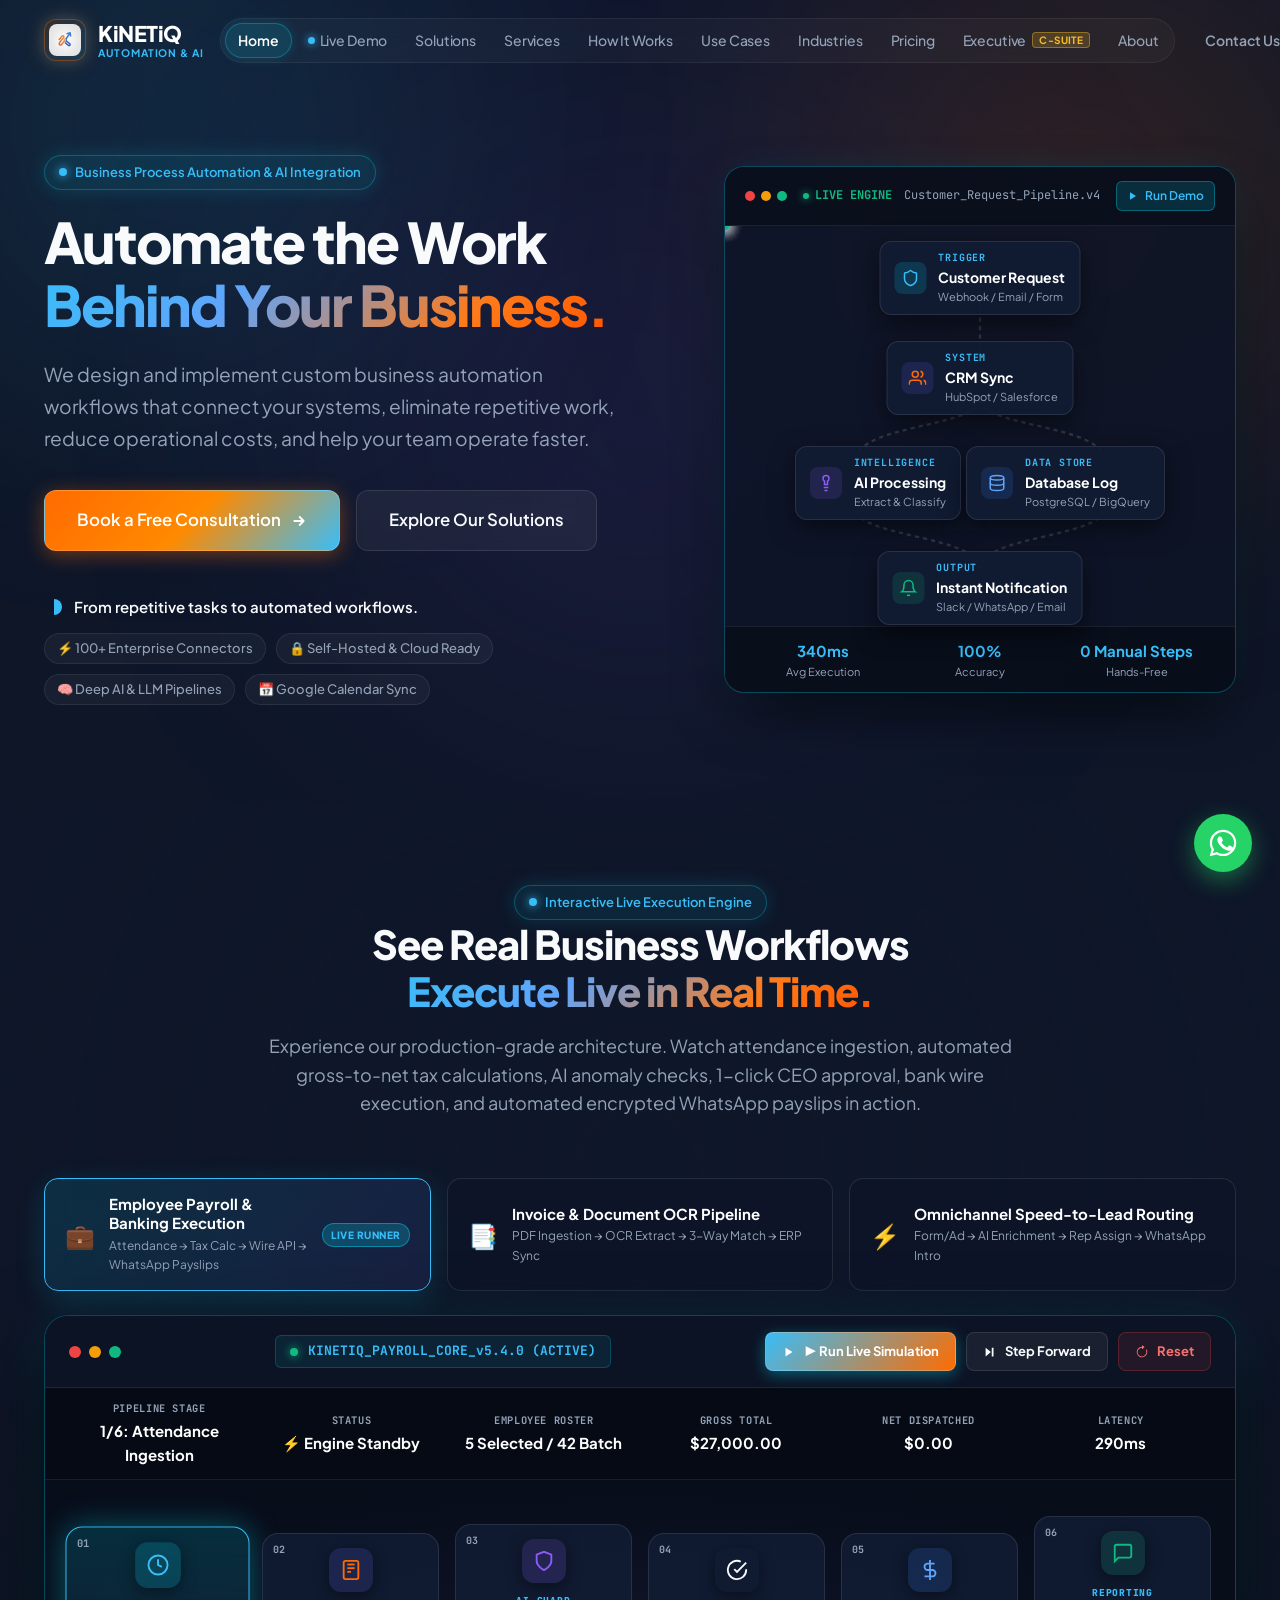
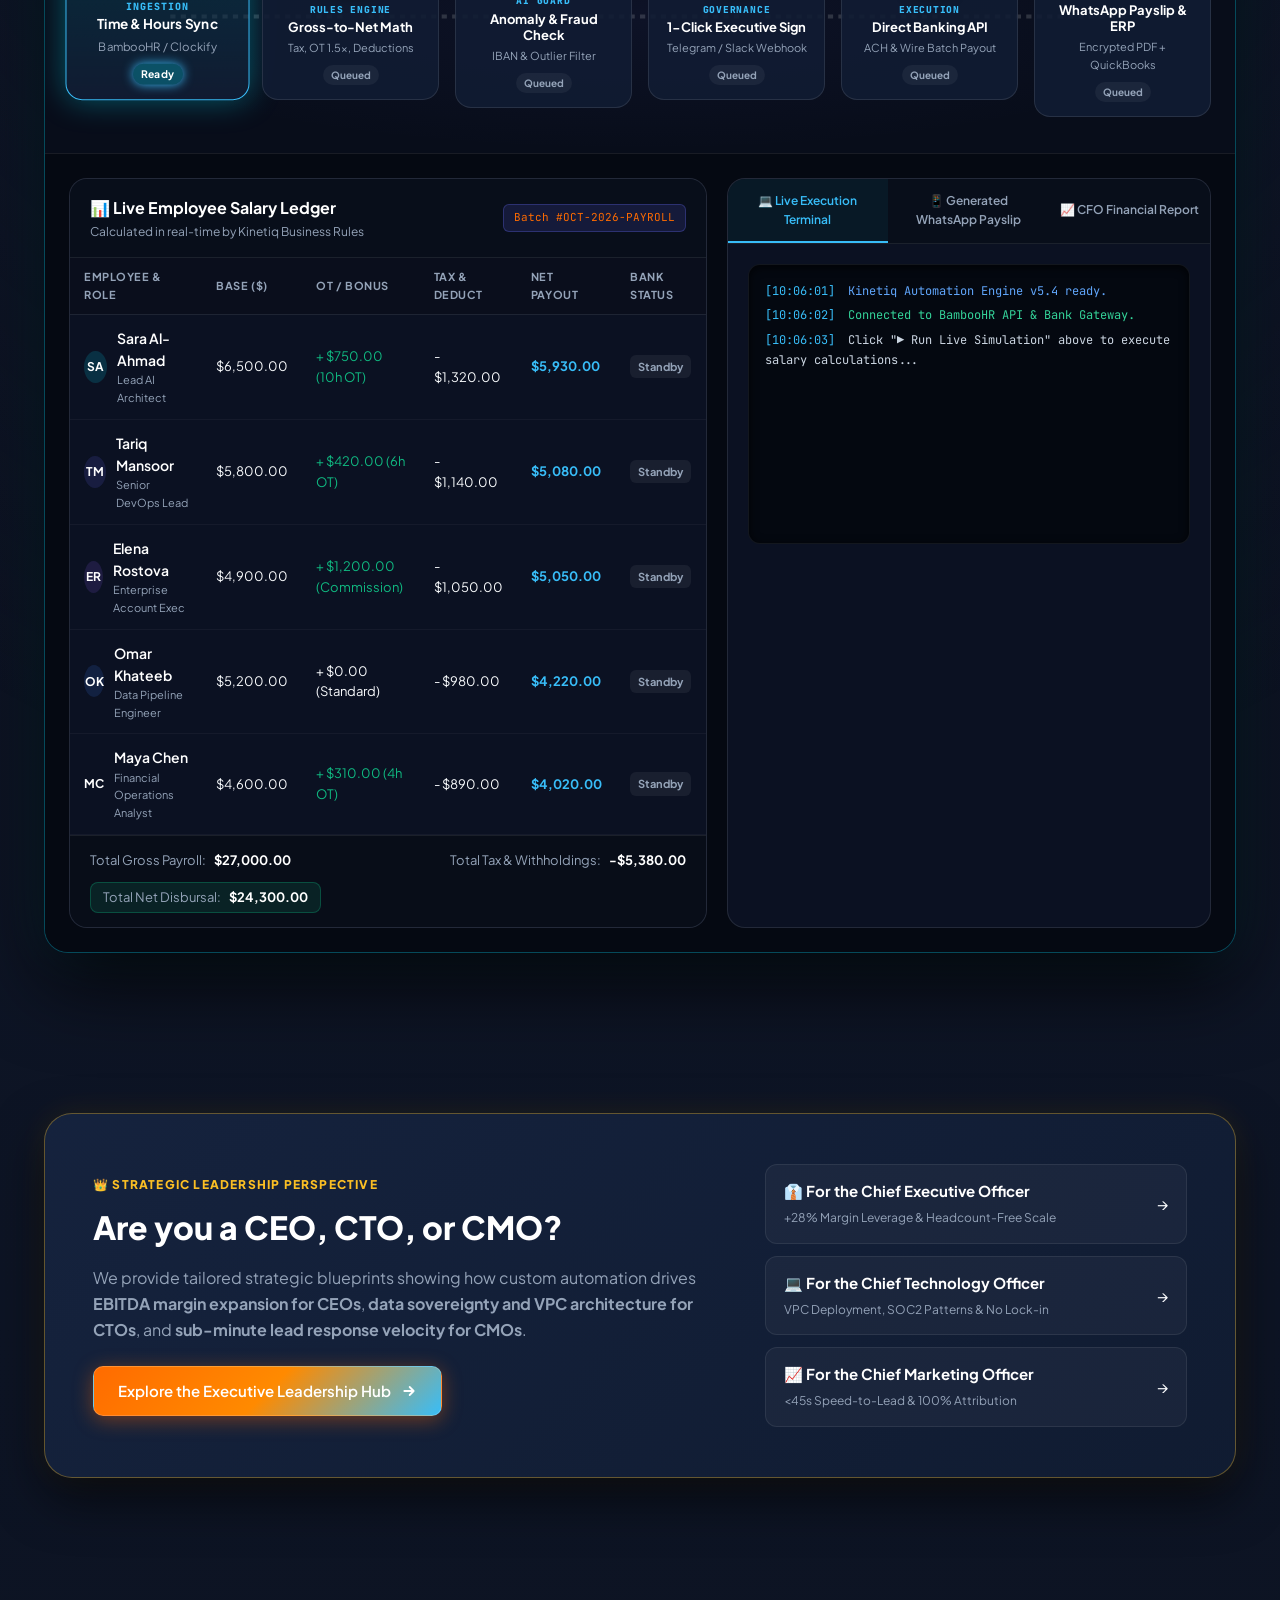
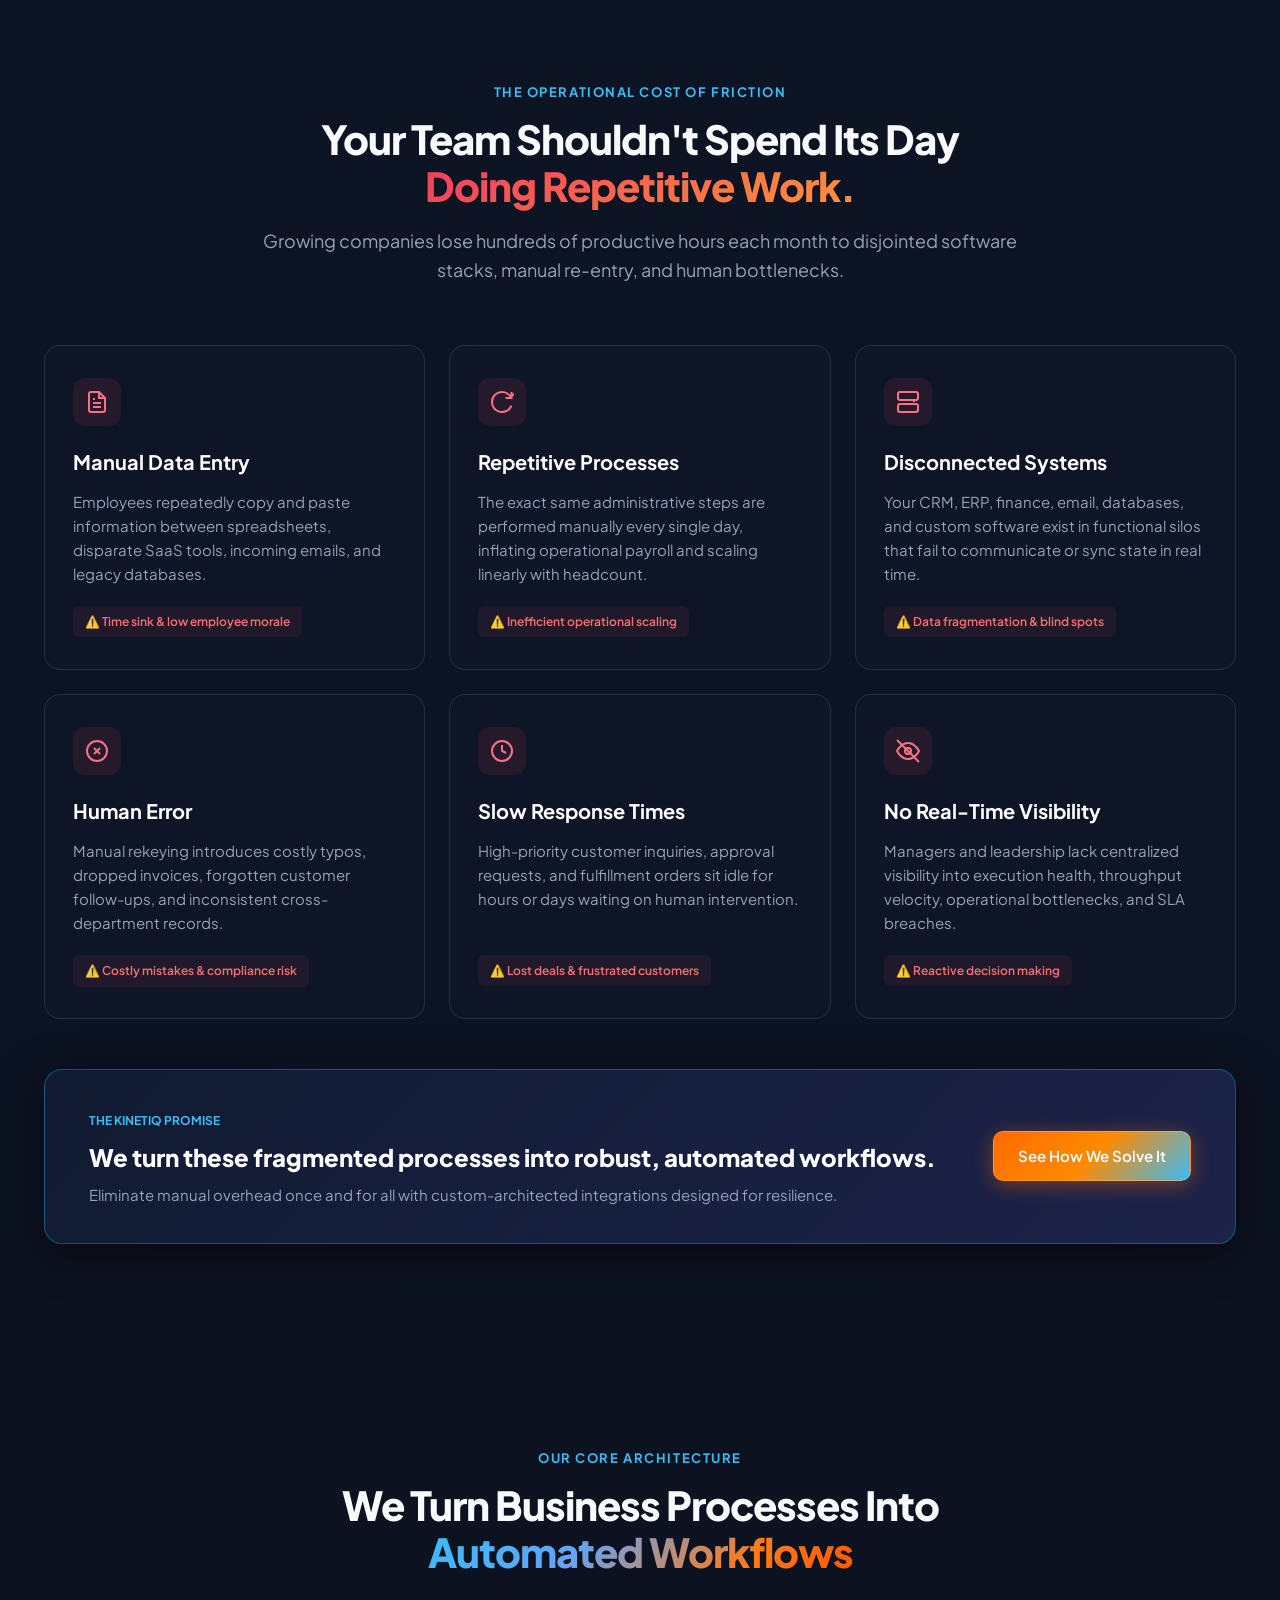
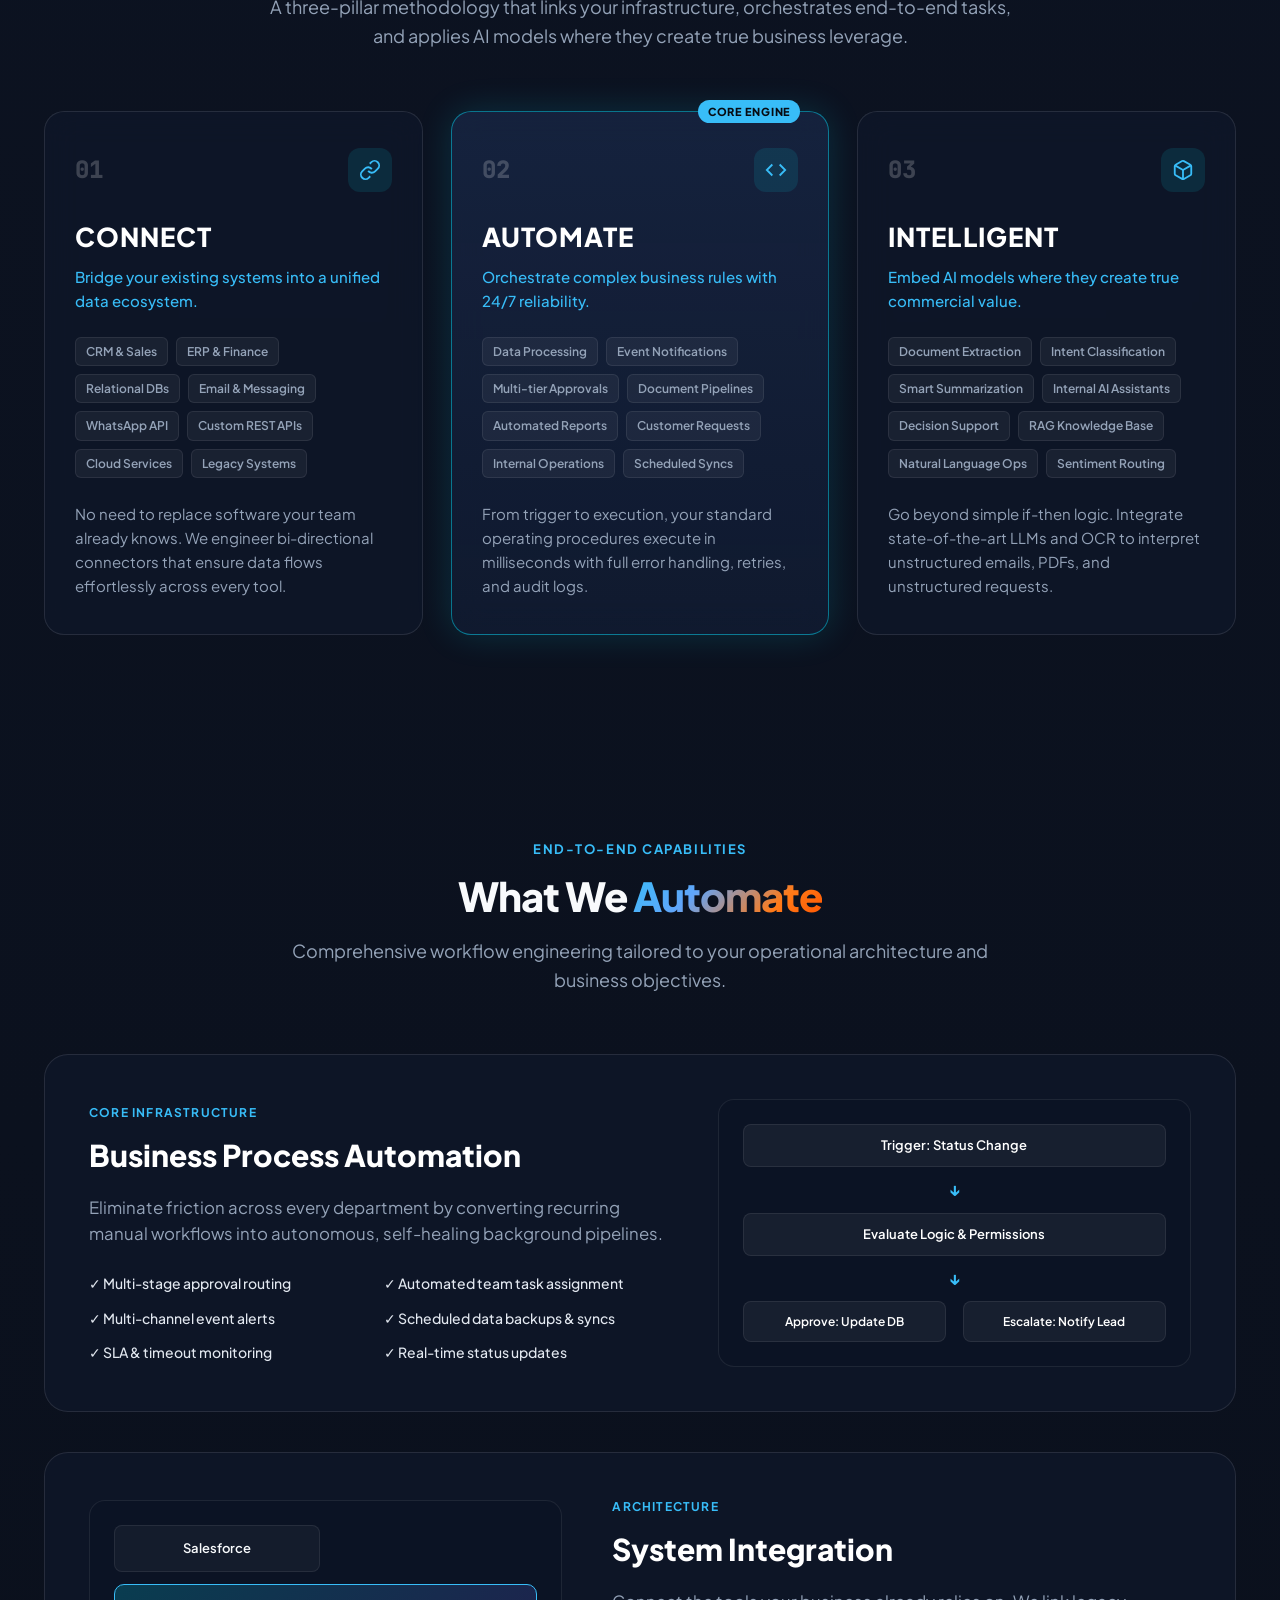
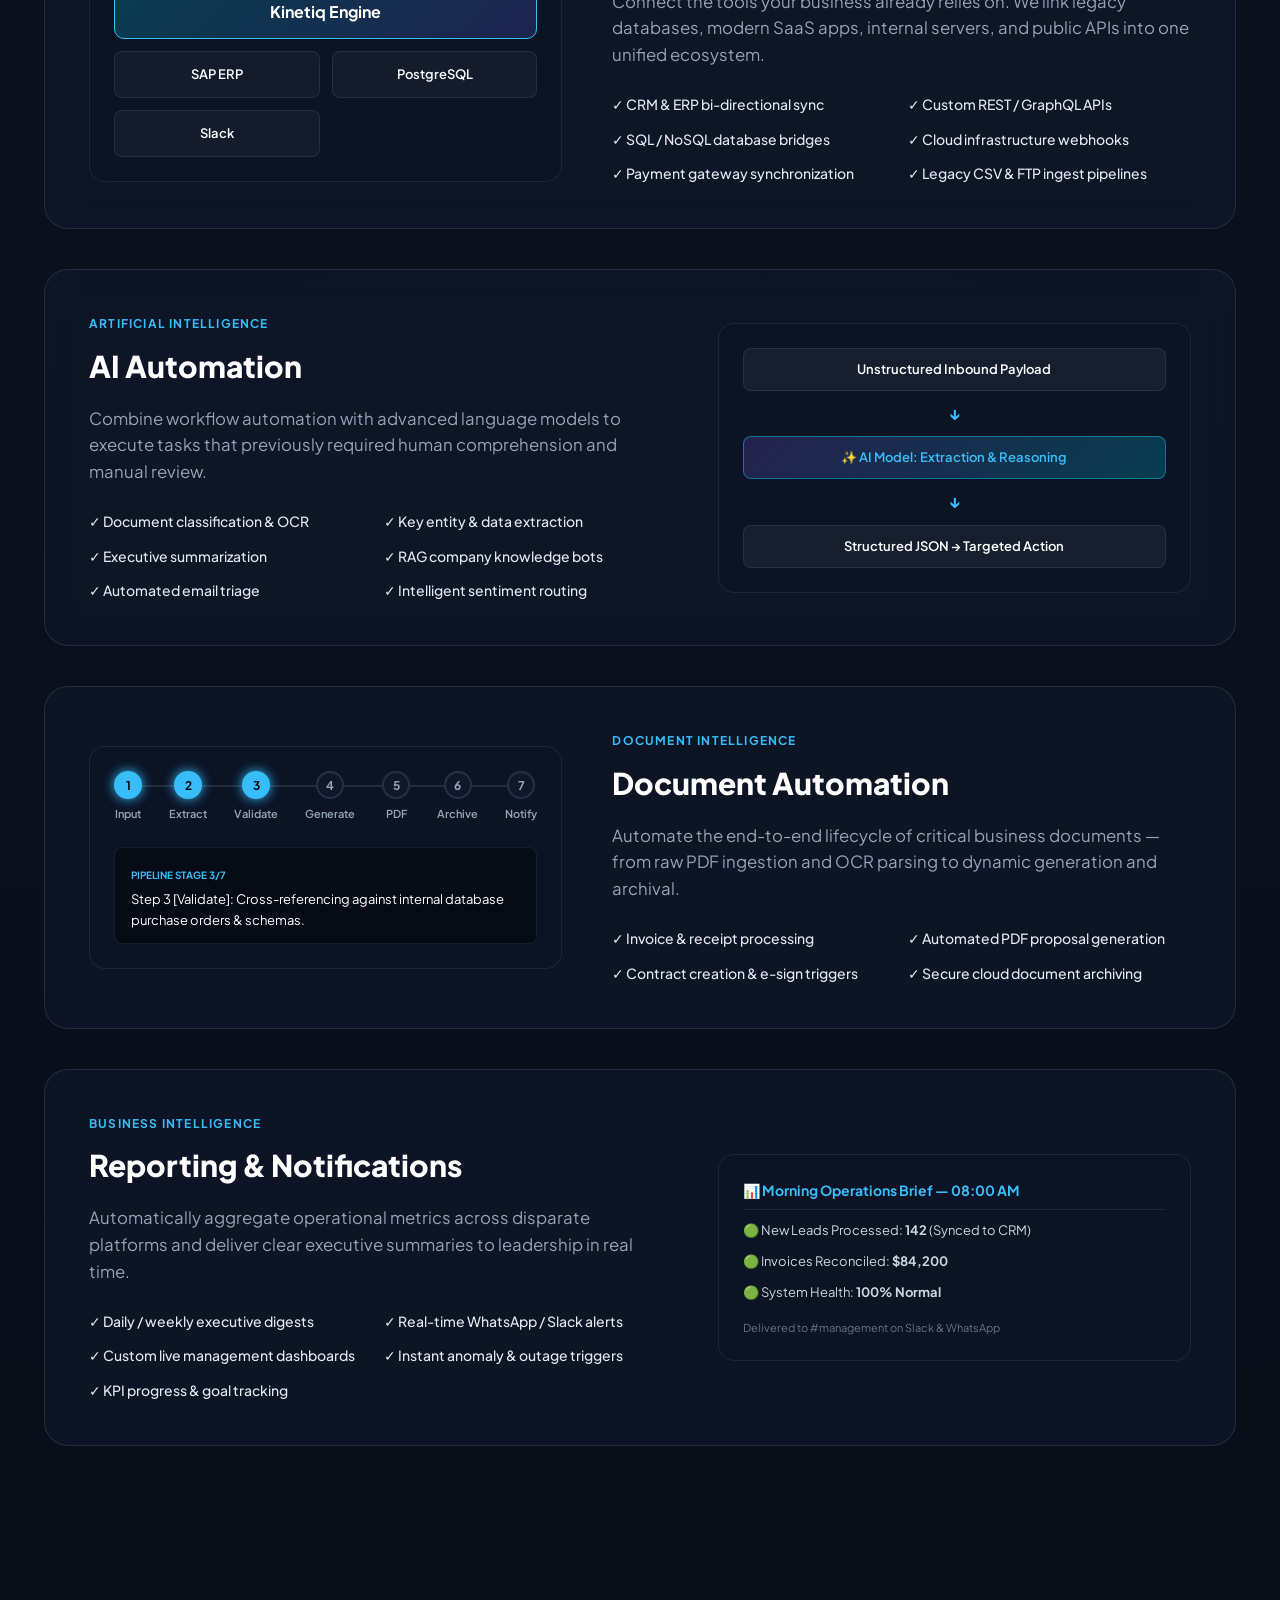
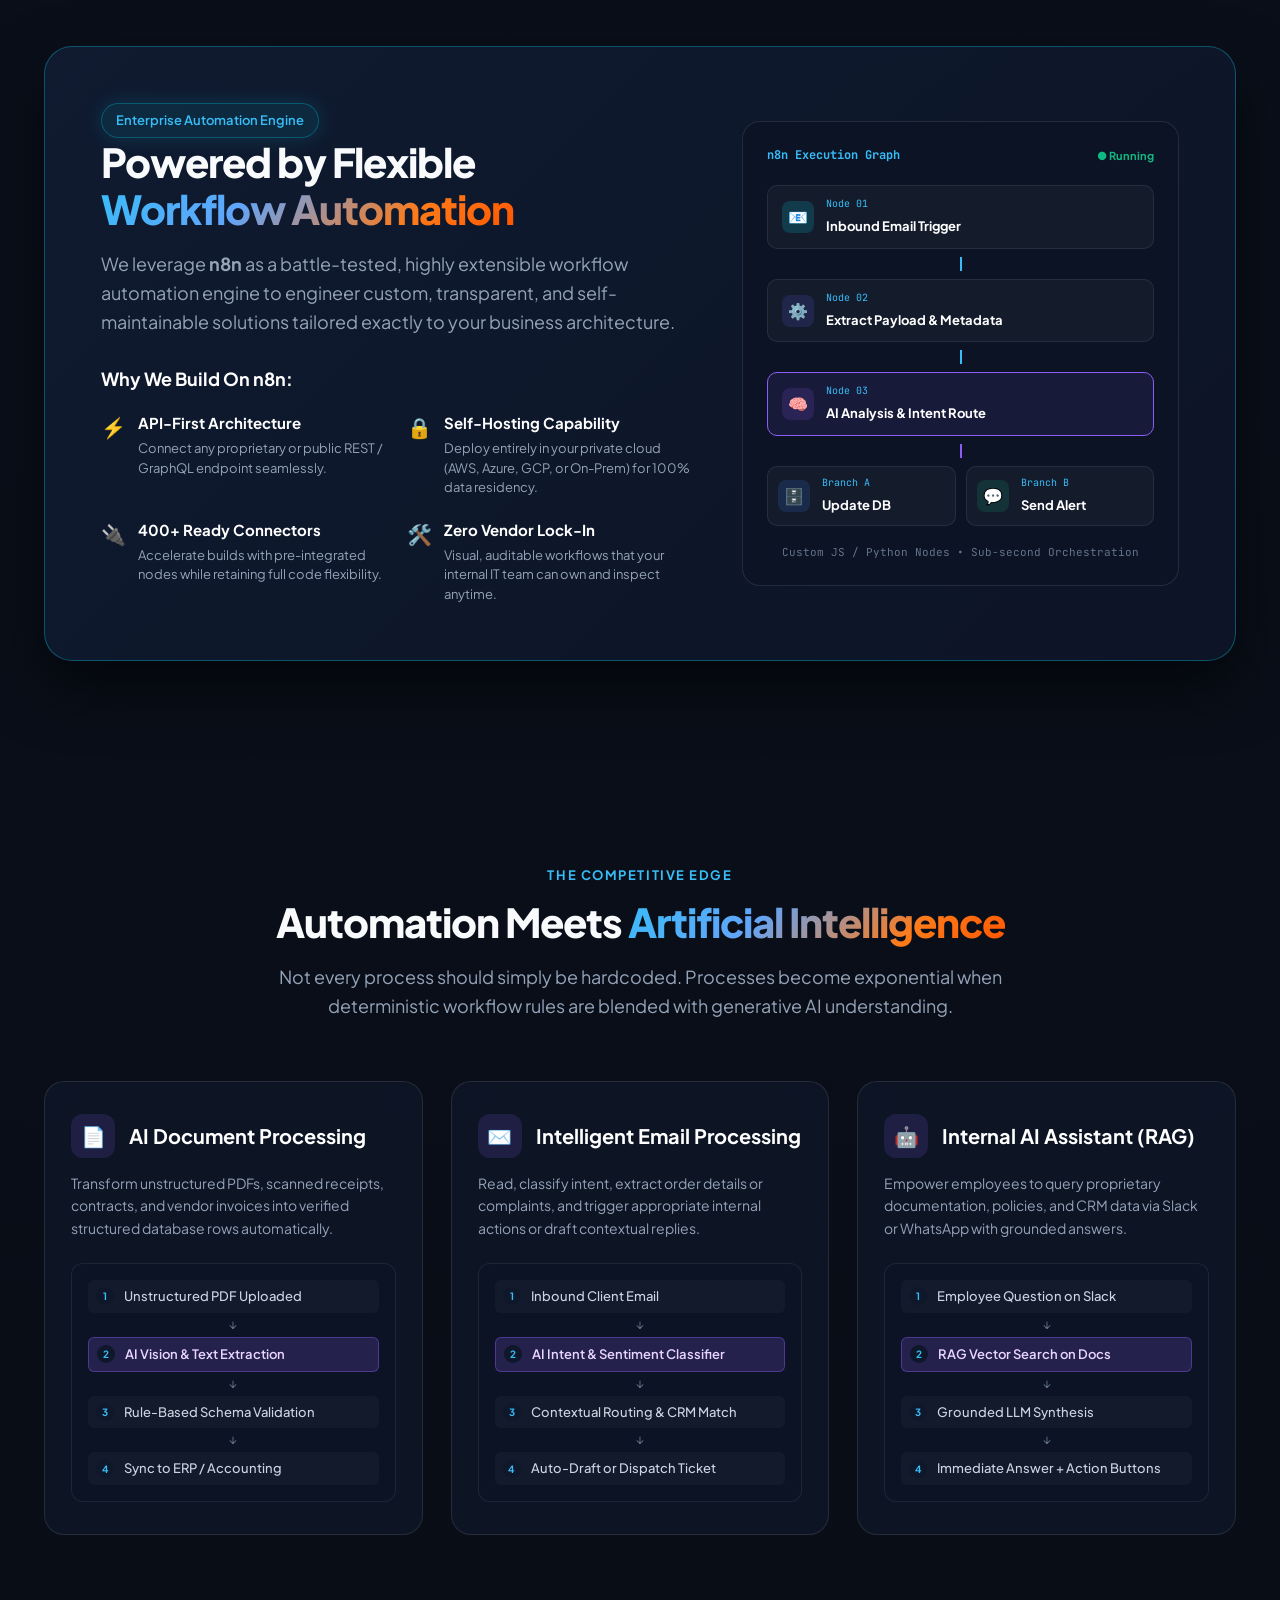
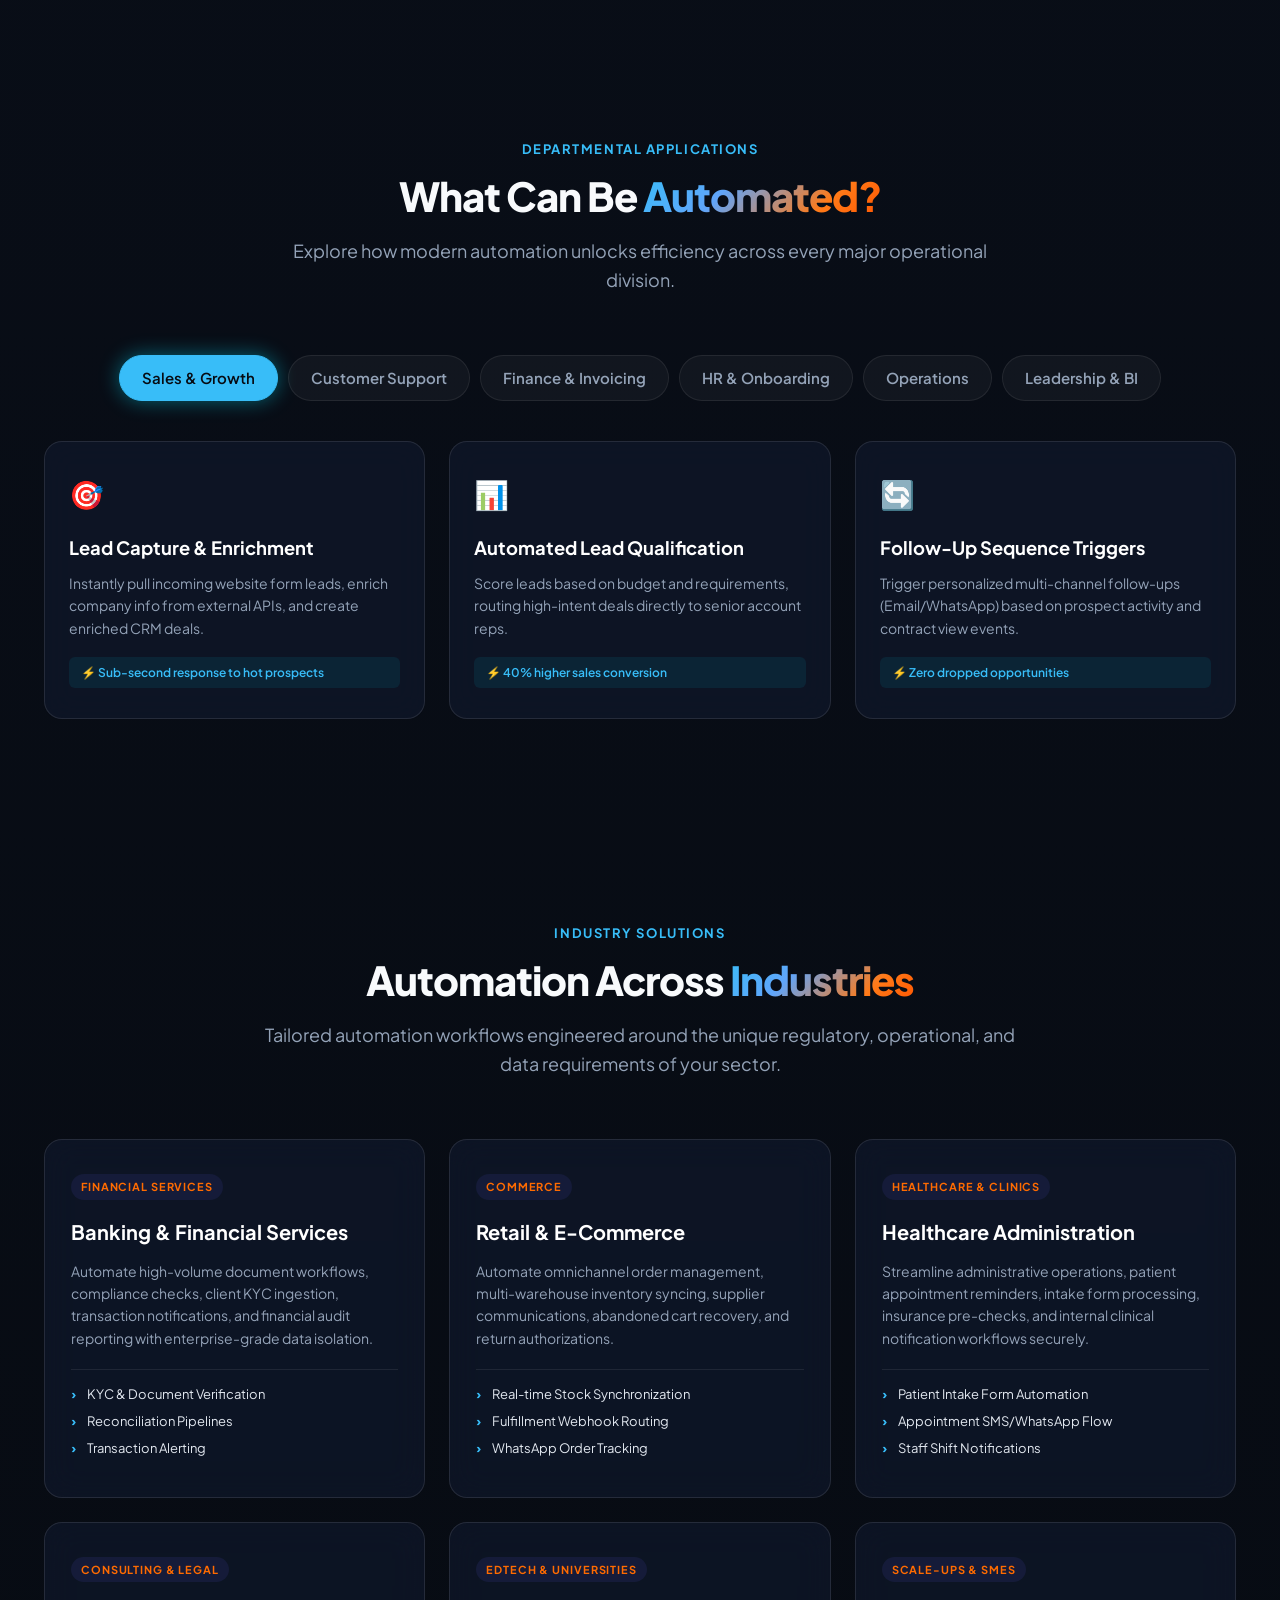
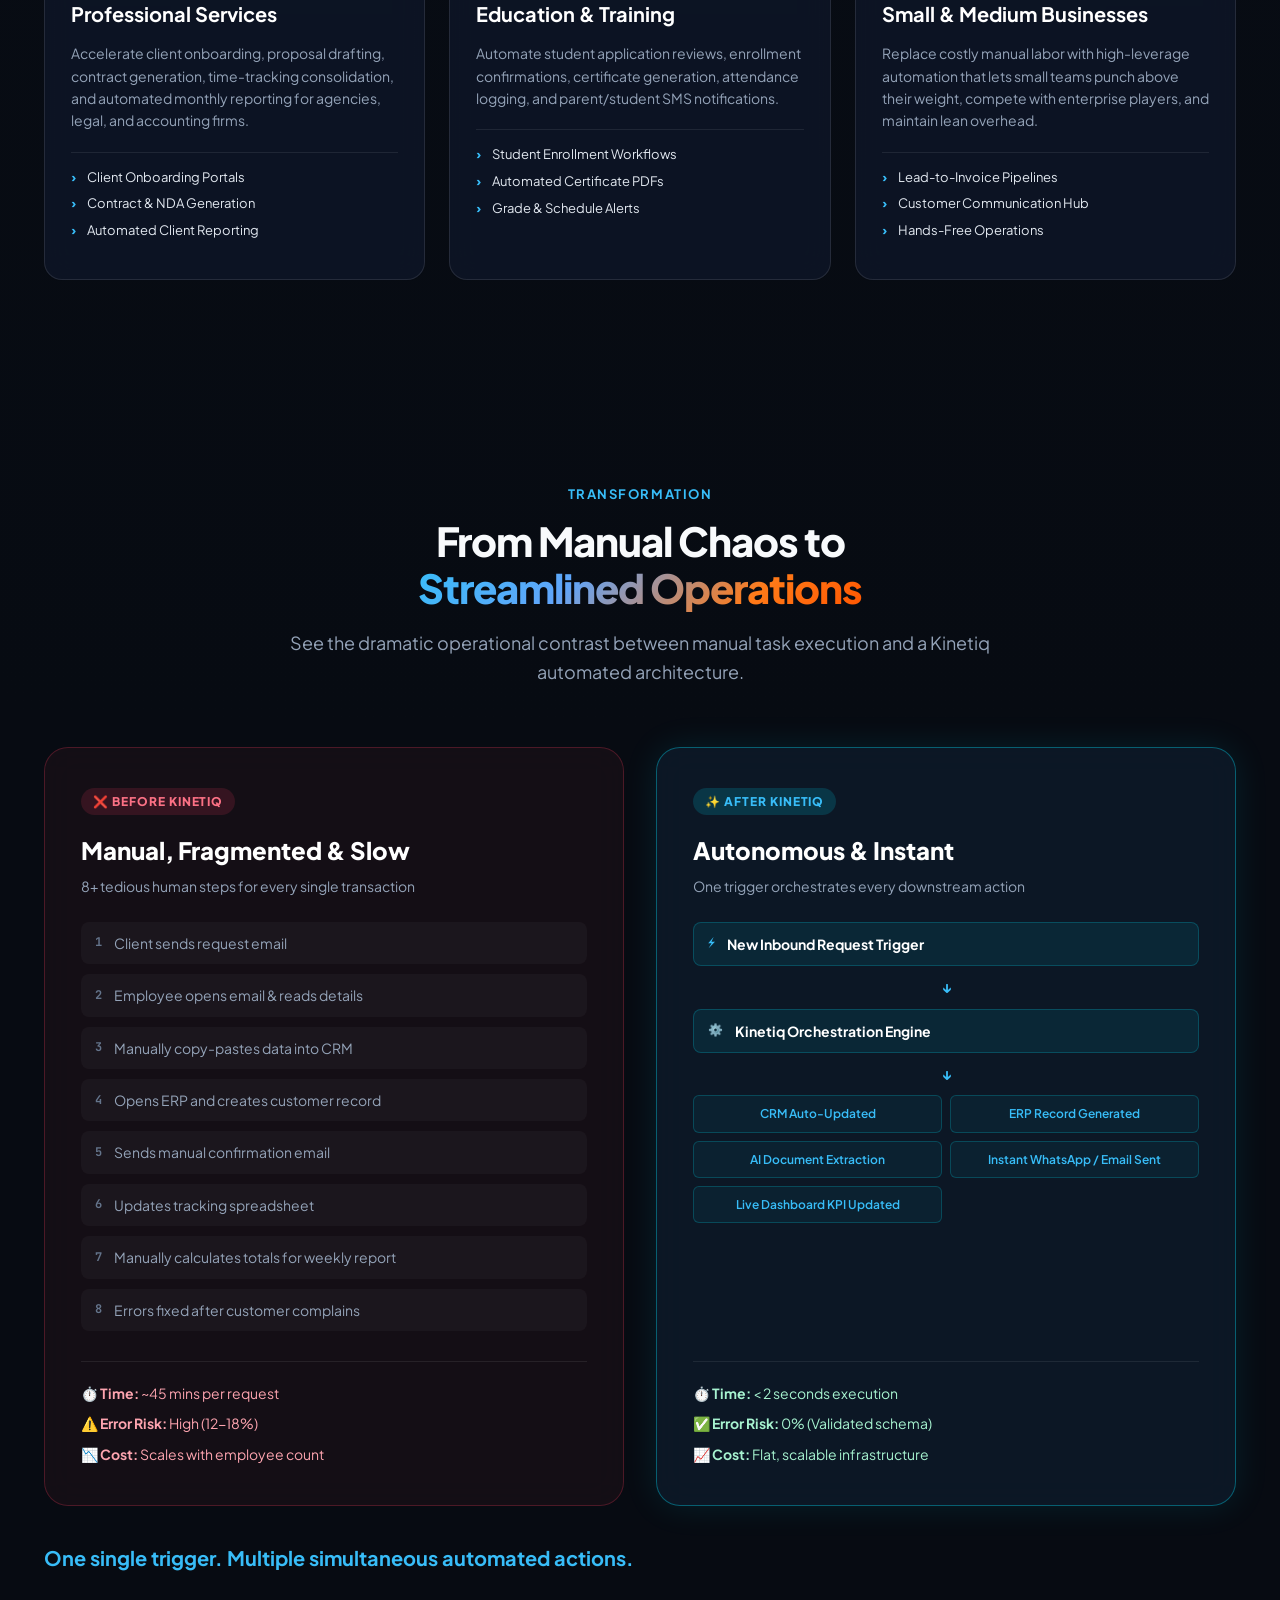
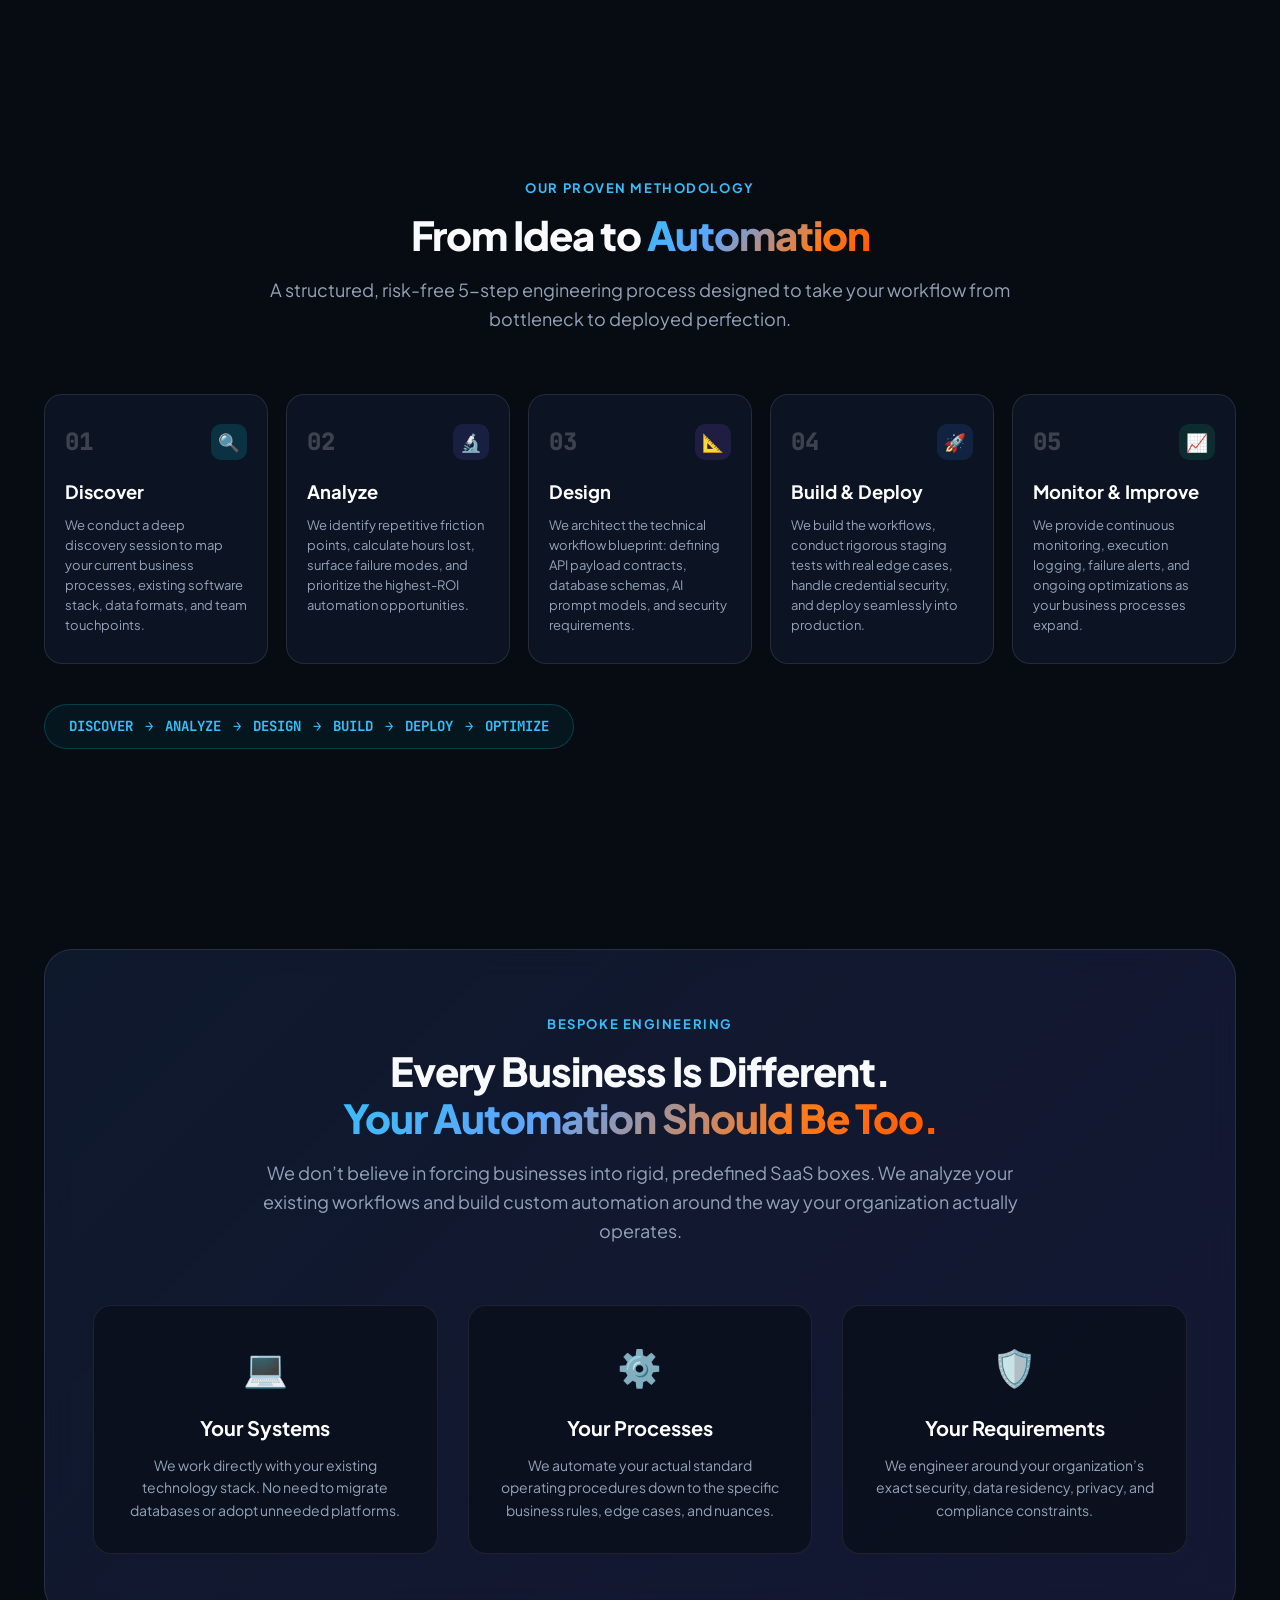
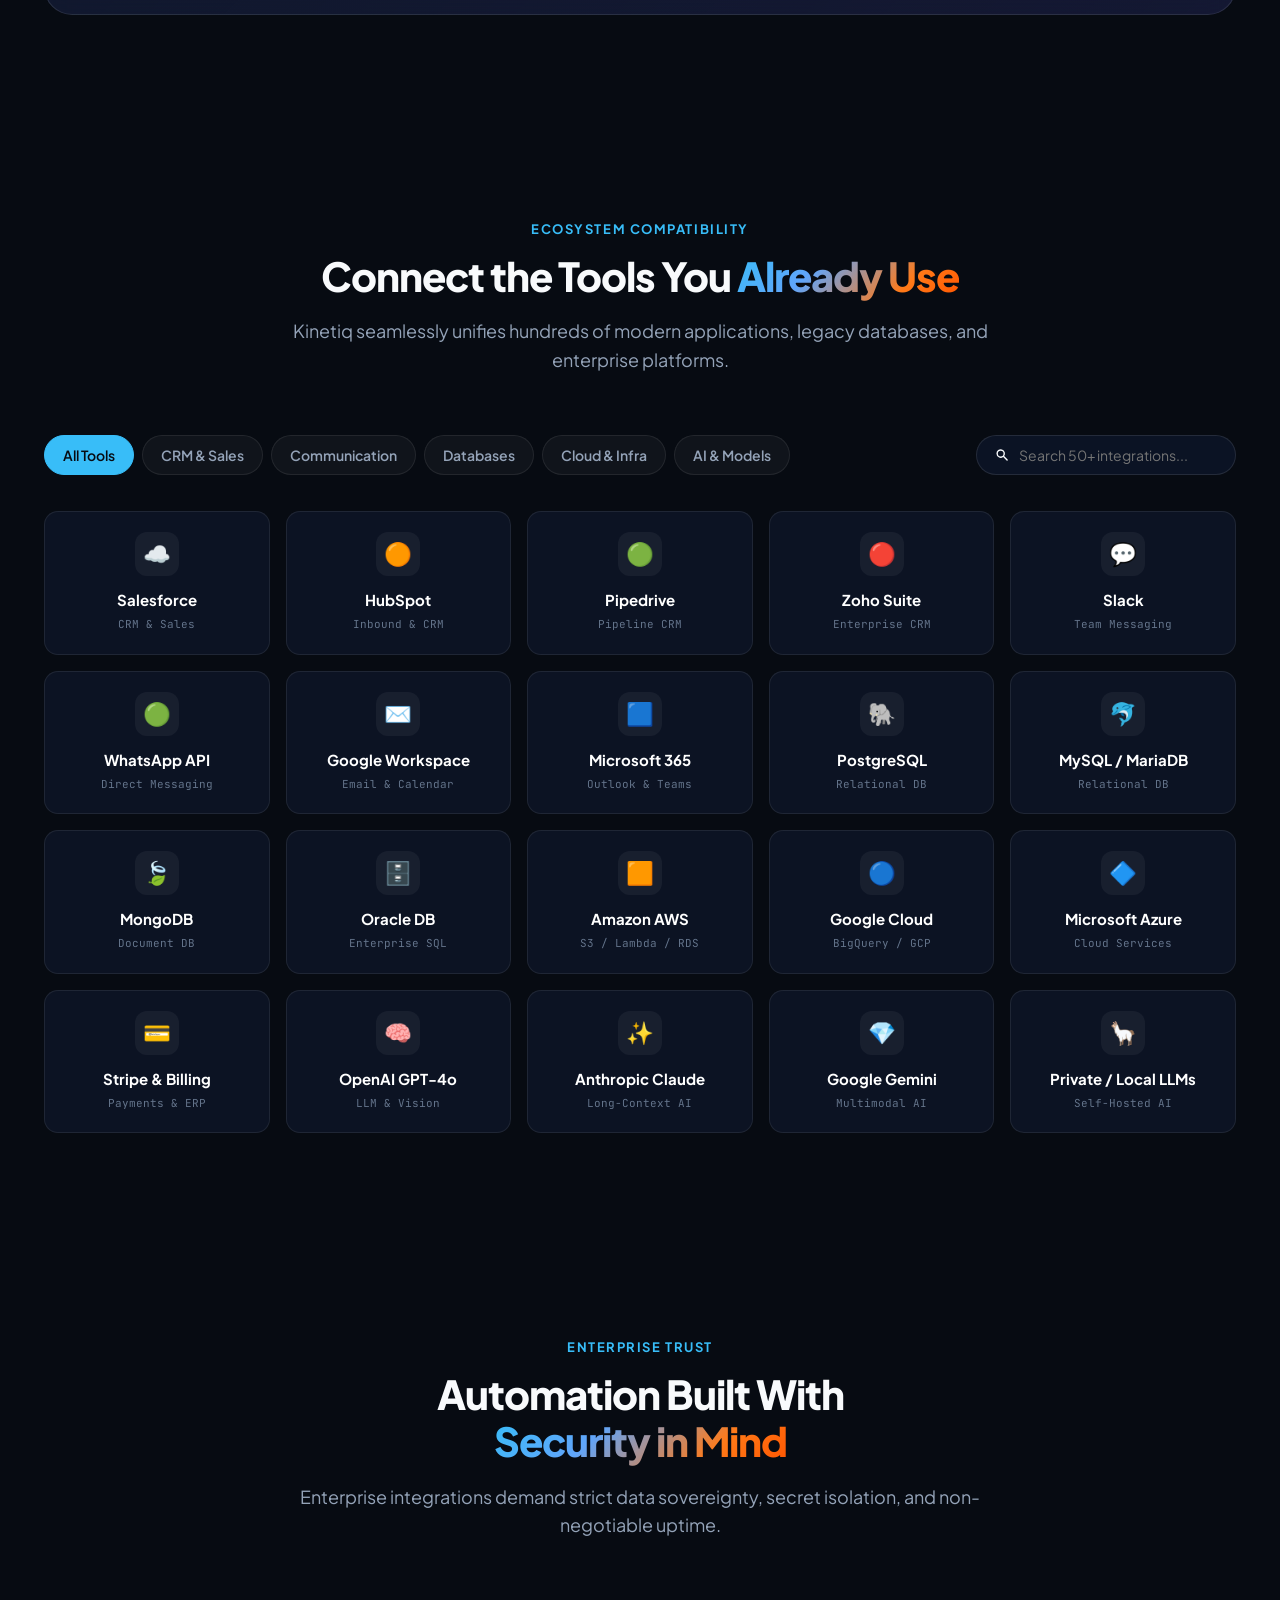
<file: index.html>
<!DOCTYPE html>
<html lang="en">
<head>
  <meta charset="UTF-8">
  <meta name="viewport" content="width=device-width, initial-scale=1.0">
  <title>Kinetiq — Business Process Automation & AI Integration</title>
  <meta name="description" content="Kinetiq designs and builds custom automation workflows and AI integrations that connect your business systems, eliminate repetitive tasks, reduce operational costs, and accelerate your operations.">
  <meta name="keywords" content="business process automation, AI integration, n8n automation, custom workflow consulting, system integration, document automation, CRM automation, enterprise workflow">
  
  <!-- Open Graph / Meta -->
  <meta property="og:type" content="website">
  <meta property="og:title" content="Kinetiq — Business Process Automation & AI Integration">
  <meta property="og:description" content="Automate the work behind your business. Custom workflows, system integrations, and intelligent AI automation built for modern enterprises.">
  <meta property="og:url" content="https://abuwalid1998.github.io/Kinetiq/">
  
  <!-- Fonts -->
  <link rel="preconnect" href="https://fonts.googleapis.com">
  <link rel="preconnect" href="https://fonts.gstatic.com" crossorigin>
  <link href="https://fonts.googleapis.com/css2?family=JetBrains+Mono:wght@400;500;600&family=Plus+Jakarta+Sans:wght@300;400;500;600;700;800&family=Inter:wght@400;500;600;700&display=swap" rel="stylesheet">
  
  <!-- Stylesheet -->
  <link rel="stylesheet" href="styles.css">
  
  <!-- Favicon / Brand Icon -->
  <link rel="icon" type="image/png" href="kinetiq-logo.png">
</head>
<body>

  <!-- Ambient Glow Backgrounds -->
  <div class="glow-mesh glow-top-left" aria-hidden="true"></div>
  <div class="glow-mesh glow-top-right" aria-hidden="true"></div>
  <div class="glow-mesh glow-center" aria-hidden="true"></div>

  <!-- ============================================================ -->
  <!-- 1. NAVIGATION / HEADER -->
  <!-- ============================================================ -->
  <header id="main-header" class="header">
    <div class="container header-container">
      <!-- Logo -->
      <a href="#hero" class="logo-link" aria-label="Kinetiq Home" title="Kinetiq — Kinetic Energy + Precision">
        <div class="logo-icon">
          <img src="kinetiq-logo.png" alt="Kinetiq Monogram Logo" class="kinetiq-logo-img" width="42" height="42">
        </div>
        <div class="logo-text">
          <span class="brand-title">KiNETiQ</span>
          <span class="brand-tagline">Automation & AI</span>
        </div>
      </a>

      <!-- Desktop Nav -->
      <nav class="nav-menu" aria-label="Main Navigation">
        <ul class="nav-list">
          <li><a href="#hero" class="nav-link active">Home</a></li>
          <li><a href="#live-demo" class="nav-link"><span class="pulse-indicator-nav"></span> Live Demo</a></li>
          <li><a href="#solutions" class="nav-link">Solutions</a></li>
          <li><a href="#services" class="nav-link">Services</a></li>
          <li><a href="#how-it-works" class="nav-link">How It Works</a></li>
          <li><a href="#use-cases" class="nav-link">Use Cases</a></li>
          <li><a href="#industries" class="nav-link">Industries</a></li>
          <li><a href="#pricing" class="nav-link">Pricing</a></li>
          <li><a href="executive.html" class="nav-link">Executive <span class="nav-tag-csuite">C-Suite</span></a></li>
          <li><a href="#about" class="nav-link">About</a></li>
        </ul>
      </nav>

      <!-- Header Actions -->
      <div class="header-actions">
        <a href="#contact" class="btn btn-ghost hide-mobile">Contact Us</a>
        <button class="btn btn-primary" onclick="openConsultationModal()">
          <span>Book a Free Consultation</span>
          <svg class="btn-arrow" viewBox="0 0 16 16" fill="none"><path d="M3.33 8h9.34M8.67 4l4 4-4 4" stroke="currentColor" stroke-width="1.6" stroke-linecap="round" stroke-linejoin="round"/></svg>
        </button>
        <button id="mobile-toggle" class="mobile-toggle" aria-label="Toggle navigation menu" aria-expanded="false">
          <span class="hamburger-bar"></span>
          <span class="hamburger-bar"></span>
          <span class="hamburger-bar"></span>
        </button>
      </div>
    </div>

    <!-- Mobile Drawer -->
    <div id="mobile-drawer" class="mobile-drawer">
      <nav class="mobile-nav">
        <a href="#hero" class="mobile-nav-link" onclick="closeMobileMenu()">Home</a>
        <a href="#live-demo" class="mobile-nav-link" onclick="closeMobileMenu()" style="color: var(--cyan-primary);">⚡ Live Execution Sandbox</a>
        <a href="executive.html" class="mobile-nav-link" onclick="closeMobileMenu()" style="color: var(--gold-ceo);">👑 Executive Hub (CEO, CTO, CMO)</a>
        <a href="#solutions" class="mobile-nav-link" onclick="closeMobileMenu()">Solutions</a>
        <a href="#services" class="mobile-nav-link" onclick="closeMobileMenu()">Services</a>
        <a href="#how-it-works" class="mobile-nav-link" onclick="closeMobileMenu()">How It Works</a>
        <a href="#use-cases" class="mobile-nav-link" onclick="closeMobileMenu()">Use Cases</a>
        <a href="#industries" class="mobile-nav-link" onclick="closeMobileMenu()">Industries</a>
        <a href="#pricing" class="mobile-nav-link" onclick="closeMobileMenu()">Pricing</a>
        <a href="#about" class="mobile-nav-link" onclick="closeMobileMenu()">About</a>
        <a href="#contact" class="mobile-nav-link" onclick="closeMobileMenu()">Contact Us</a>
        <div class="mobile-drawer-cta">
          <button class="btn btn-primary w-full" onclick="closeMobileMenu(); openConsultationModal();">Book a Free Consultation</button>
        </div>
      </nav>
    </div>
  </header>

  <main>
    <!-- ============================================================ -->
    <!-- 2. HERO SECTION -->
    <!-- ============================================================ -->
    <section id="hero" class="hero-section">
      <div class="container hero-grid">
        <div class="hero-content">
          <!-- Positioning Tag -->
          <div class="badge badge-glow">
            <span class="badge-dot"></span>
            <span>Business Process Automation & AI Integration</span>
          </div>

          <h1 class="hero-title">
            Automate the Work <br class="hide-mobile">
            <span class="gradient-text">Behind Your Business.</span>
          </h1>

          <p class="hero-description">
            We design and implement custom business automation workflows that connect your systems, eliminate repetitive work, reduce operational costs, and help your team operate faster.
          </p>

          <div class="hero-cta-group">
            <button class="btn btn-primary btn-lg" onclick="openConsultationModal()">
              <span>Book a Free Consultation</span>
              <svg class="btn-arrow" viewBox="0 0 16 16" fill="none"><path d="M3.33 8h9.34M8.67 4l4 4-4 4" stroke="currentColor" stroke-width="1.8" stroke-linecap="round" stroke-linejoin="round"/></svg>
            </button>
            <a href="#solutions" class="btn btn-secondary btn-lg">
              <span>Explore Our Solutions</span>
            </a>
          </div>

          <!-- Hero Trust Statement & Badges -->
          <div class="hero-trust">
            <div class="hero-trust-text">
              <svg class="check-icon" viewBox="0 0 20 20" fill="currentColor"><path fill-rule="evenodd" d="M10 18a8 8 0 100-16 8 0 000 16zm3.707-9.293a1 1 0 00-1.414-1.414L9 10.586 7.707 9.293a1 1 0 00-1.414 1.414l2 2a1 1 0 001.414 0l4-4z" clip-rule="evenodd"/></svg>
              <span>From repetitive tasks to automated workflows.</span>
            </div>
            <div class="hero-badges">
              <span class="pill-badge">⚡ 100+ Enterprise Connectors</span>
              <span class="pill-badge">🔒 Self-Hosted & Cloud Ready</span>
              <span class="pill-badge">🧠 Deep AI & LLM Pipelines</span>
              <span class="pill-badge">📅 Google Calendar Sync</span>
            </div>
          </div>
        </div>

        <!-- Hero Visual: Interactive Animated Workflow Canvas -->
        <div class="hero-visual-wrapper">
          <div class="workflow-card">
            <div class="workflow-card-header">
              <div class="window-controls">
                <span class="control-dot red"></span>
                <span class="control-dot yellow"></span>
                <span class="control-dot green"></span>
              </div>
              <div class="workflow-title-bar">
                <span class="workflow-status-live"><span class="pulse-indicator"></span> LIVE ENGINE</span>
                <span class="workflow-label">Customer_Request_Pipeline.v4</span>
              </div>
              <button class="btn-sim-trigger" id="btn-trigger-sim" title="Simulate Workflow Run">
                <svg viewBox="0 0 16 16" fill="currentColor" width="12" height="12"><path d="M4 3v10l8-5-8-5z"/></svg>
                <span>Run Demo</span>
              </button>
            </div>

            <div class="workflow-canvas" id="hero-workflow-canvas">
              <!-- SVG Connectivity Layer with animated pulsing pulses -->
              <svg class="workflow-svg-layer" viewBox="0 0 500 380" preserveAspectRatio="none">
                <defs>
                  <linearGradient id="wireGradient1" x1="0%" y1="0%" x2="100%" y2="100%">
                    <stop offset="0%" stop-color="#00E5FF" stop-opacity="0.8"/>
                    <stop offset="100%" stop-color="#6366F1" stop-opacity="0.8"/>
                  </linearGradient>
                  <linearGradient id="wireGradient2" x1="0%" y1="0%" x2="100%" y2="100%">
                    <stop offset="0%" stop-color="#6366F1" stop-opacity="0.8"/>
                    <stop offset="100%" stop-color="#8B5CF6" stop-opacity="0.8"/>
                  </linearGradient>
                </defs>
                <!-- Wire Paths -->
                <path id="path-1" class="flow-wire" d="M 250 55 L 250 115" />
                <path id="path-2a" class="flow-wire" d="M 250 165 C 250 190, 130 190, 130 220" />
                <path id="path-2b" class="flow-wire" d="M 250 165 C 250 190, 370 190, 370 220" />
                <path id="path-3a" class="flow-wire" d="M 130 270 C 130 295, 250 295, 250 325" />
                <path id="path-3b" class="flow-wire" d="M 370 270 C 370 295, 250 295, 250 325" />

                <!-- Animated Data Packets -->
                <circle class="data-packet packet-1" r="4" fill="#00E5FF"/>
                <circle class="data-packet packet-2a" r="4" fill="#6366F1"/>
                <circle class="data-packet packet-2b" r="4" fill="#8B5CF6"/>
                <circle class="data-packet packet-3a" r="4" fill="#10B981"/>
                <circle class="data-packet packet-3b" r="4" fill="#10B981"/>
              </svg>

              <!-- Node 1: Customer Request -->
              <div class="flow-node node-top active-node" style="top: 15px; left: 50%; transform: translateX(-50%);">
                <div class="node-icon bg-cyan">
                  <svg viewBox="0 0 24 24" fill="none" stroke="currentColor" stroke-width="2"><path d="M20 13c0 5-3.5 7.5-7.66 8.95a1 1 0 01-.67-.01C7.5 20.5 4 18 4 13V6a1 1 0 011-1c2 0 4.5-1.2 6.24-2.72a1.17 1.17 0 011.52 0C14.51 3.81 17 5 19 5a1 1 0 011 1z"/></svg>
                </div>
                <div class="node-meta">
                  <span class="node-label">TRIGGER</span>
                  <strong class="node-title">Customer Request</strong>
                  <span class="node-sub">Webhook / Email / Form</span>
                </div>
              </div>

              <!-- Node 2: CRM Hub -->
              <div class="flow-node node-center" style="top: 115px; left: 50%; transform: translateX(-50%);">
                <div class="node-icon bg-indigo">
                  <svg viewBox="0 0 24 24" fill="none" stroke="currentColor" stroke-width="2"><path d="M17 21v-2a4 4 0 0 0-4-4H5a4 4 0 0 0-4 4v2"/><circle cx="9" cy="7" r="4"/><path d="M23 21v-2a4 4 0 0 0-3-3.87"/><path d="M16 3.13a4 4 0 0 1 0 7.75"/></svg>
                </div>
                <div class="node-meta">
                  <span class="node-label">SYSTEM</span>
                  <strong class="node-title">CRM Sync</strong>
                  <span class="node-sub">HubSpot / Salesforce</span>
                </div>
              </div>

              <!-- Node 3A: AI Processing -->
              <div class="flow-node node-branch-left" style="top: 220px; left: 70px;">
                <div class="node-icon bg-purple">
                  <svg viewBox="0 0 24 24" fill="none" stroke="currentColor" stroke-width="2"><path d="M12 2a4 4 0 0 1 4 4c0 1.5-.8 2.8-2 3.5V14h-4V9.5C8.8 8.8 8 7.5 8 6a4 4 0 0 1 4-4z"/><path d="M9 18h6"/><path d="M10 22h4"/></svg>
                </div>
                <div class="node-meta">
                  <span class="node-label">INTELLIGENCE</span>
                  <strong class="node-title">AI Processing</strong>
                  <span class="node-sub">Extract & Classify</span>
                </div>
              </div>

              <!-- Node 3B: Database -->
              <div class="flow-node node-branch-right" style="top: 220px; right: 70px;">
                <div class="node-icon bg-blue">
                  <svg viewBox="0 0 24 24" fill="none" stroke="currentColor" stroke-width="2"><ellipse cx="12" cy="5" rx="9" ry="3"/><path d="M21 12c0 1.66-4 3-9 3s-9-1.34-9-3"/><path d="M3 5v14c0 1.66 4 3 9 3s9-1.34 9-3V5"/></svg>
                </div>
                <div class="node-meta">
                  <span class="node-label">DATA STORE</span>
                  <strong class="node-title">Database Log</strong>
                  <span class="node-sub">PostgreSQL / BigQuery</span>
                </div>
              </div>

              <!-- Node 4: Notification -->
              <div class="flow-node node-bottom" style="top: 325px; left: 50%; transform: translateX(-50%);">
                <div class="node-icon bg-emerald">
                  <svg viewBox="0 0 24 24" fill="none" stroke="currentColor" stroke-width="2"><path d="M18 8A6 6 0 0 0 6 8c0 7-3 9-3 9h18s-3-2-3-9"/><path d="M13.73 21a2 2 0 0 1-3.46 0"/></svg>
                </div>
                <div class="node-meta">
                  <span class="node-label">OUTPUT</span>
                  <strong class="node-title">Instant Notification</strong>
                  <span class="node-sub">Slack / WhatsApp / Email</span>
                </div>
              </div>
            </div>

            <!-- Workflow Metric Footer -->
            <div class="workflow-card-footer">
              <div class="metric-pill">
                <span class="metric-val">340ms</span>
                <span class="metric-desc">Avg Execution</span>
              </div>
              <div class="metric-pill">
                <span class="metric-val">100%</span>
                <span class="metric-desc">Accuracy</span>
              </div>
              <div class="metric-pill">
                <span class="metric-val">0 Manual Steps</span>
                <span class="metric-desc">Hands-Free</span>
              </div>
            </div>
          </div>
        </div>
      </div>
    </section>

    <!-- ============================================================ -->
    <!-- 2.5 INTERACTIVE LIVE WORKFLOW SANDBOX: PAYROLL & EXECUTION ENGINE -->
    <!-- ============================================================ -->
    <section id="live-demo" class="section live-demo-section">
      <div class="container">
        <!-- Section Header -->
        <div class="section-header text-center">
          <div class="badge badge-glow">
            <span class="badge-dot"></span>
            <span>Interactive Live Execution Engine</span>
          </div>
          <h2 class="section-title">
            See Real Business Workflows <br>
            <span class="gradient-text">Execute Live in Real Time.</span>
          </h2>
          <p class="section-subtitle">
            Experience our production-grade architecture. Watch attendance ingestion, automated gross-to-net tax calculations, AI anomaly checks, 1-click CEO approval, bank wire execution, and automated encrypted WhatsApp payslips in action.
          </p>
        </div>

        <!-- Workflow Presets Switcher -->
        <div class="demo-presets-nav" role="tablist">
          <button class="preset-tab active" id="tab-preset-payroll" onclick="switchDemoPreset('payroll')">
            <span class="preset-icon">💼</span>
            <div class="preset-text">
              <strong>Employee Payroll & Banking Execution</strong>
              <span class="preset-sub">Attendance → Tax Calc → Wire API → WhatsApp Payslips</span>
            </div>
            <span class="preset-pill live-pill">LIVE RUNNER</span>
          </button>

          <button class="preset-tab" id="tab-preset-invoice" onclick="switchDemoPreset('invoice')">
            <span class="preset-icon">📑</span>
            <div class="preset-text">
              <strong>Invoice & Document OCR Pipeline</strong>
              <span class="preset-sub">PDF Ingestion → OCR Extract → 3-Way Match → ERP Sync</span>
            </div>
          </button>

          <button class="preset-tab" id="tab-preset-crm" onclick="switchDemoPreset('crm')">
            <span class="preset-icon">⚡</span>
            <div class="preset-text">
              <strong>Omnichannel Speed-to-Lead Routing</strong>
              <span class="preset-sub">Form/Ad → AI Enrichment → Rep Assign → WhatsApp Intro</span>
            </div>
          </button>
        </div>

        <!-- Master Panoramic Live Canvas Container -->
        <div class="demo-console-card">
          <!-- Console Top Bar -->
          <div class="console-header-bar">
            <div class="console-window-dots">
              <span class="console-dot red"></span>
              <span class="console-dot yellow"></span>
              <span class="console-dot green"></span>
            </div>

            <div class="console-engine-tag">
              <span class="console-pulse"></span>
              <strong id="demo-engine-name">KINETIQ_PAYROLL_CORE_v5.4.0 (ACTIVE)</strong>
            </div>

            <!-- Control Buttons Toolbar -->
            <div class="console-actions-toolbar">
              <button class="btn-console-action btn-play" id="btn-run-full-sim" onclick="runLivePayrollDemo()">
                <svg viewBox="0 0 16 16" fill="currentColor" width="14" height="14"><path d="M4 3v10l8-5-8-5z"/></svg>
                <span id="btn-run-sim-text">▶ Run Live Simulation</span>
              </button>
              
              <button class="btn-console-action btn-step" id="btn-step-sim" onclick="stepLivePayrollDemo()" title="Execute Next Stage">
                <svg viewBox="0 0 16 16" fill="currentColor" width="14" height="14"><path d="M3 3v10l6-5-6-5zm7 0h2v10h-2V3z"/></svg>
                <span>Step Forward</span>
              </button>

              <button class="btn-console-action btn-reset" onclick="resetLivePayrollDemo()" title="Reset Simulation State">
                <svg viewBox="0 0 16 16" fill="currentColor" width="14" height="14"><path fill-rule="evenodd" d="M8 3a5 5 0 1 0 4.546 2.914.5.5 0 0 1 .908-.417A6 6 0 1 1 8 2v1z"/><path d="M8 4.466V.534a.25.25 0 0 1 .41-.192l2.36 1.966c.12.1.12.284 0 .384L8.41 4.658A.25.25 0 0 1 8 4.466z"/></svg>
                <span>Reset</span>
              </button>
            </div>
          </div>

          <!-- Real-Time Metrics Strip -->
          <div class="console-metrics-ribbon">
            <div class="c-metric">
              <span class="c-metric-label">PIPELINE STAGE</span>
              <strong class="c-metric-value text-cyan" id="metric-stage-name">1/6: Attendance Ingestion</strong>
            </div>
            <div class="c-metric">
              <span class="c-metric-label">STATUS</span>
              <strong class="c-metric-value text-emerald" id="metric-status-badge">⚡ Engine Standby</strong>
            </div>
            <div class="c-metric">
              <span class="c-metric-label">EMPLOYEE ROSTER</span>
              <strong class="c-metric-value" id="metric-employee-count">5 Selected / 42 Batch</strong>
            </div>
            <div class="c-metric">
              <span class="c-metric-label">GROSS TOTAL</span>
              <strong class="c-metric-value" id="metric-gross-total">$27,000.00</strong>
            </div>
            <div class="c-metric">
              <span class="c-metric-label">NET DISPATCHED</span>
              <strong class="c-metric-value text-gold" id="metric-net-total">$0.00</strong>
            </div>
            <div class="c-metric">
              <span class="c-metric-label">LATENCY</span>
              <strong class="c-metric-value text-cyan" id="metric-latency">290ms</strong>
            </div>
          </div>

          <!-- Panoramic SVG Workflow Pipeline Canvas (6 Connected Stages) -->
          <div class="panoramic-workflow-container">
            <svg class="panoramic-svg-layer" viewBox="0 0 1140 180" preserveAspectRatio="none">
              <defs>
                <linearGradient id="panoWireGrad" x1="0%" y1="0%" x2="100%" y2="0%">
                  <stop offset="0%" stop-color="#00E5FF"/>
                  <stop offset="50%" stop-color="#6366F1"/>
                  <stop offset="100%" stop-color="#10B981"/>
                </linearGradient>
                <filter id="glow">
                  <feGaussianBlur stdDeviation="3" result="coloredBlur"/>
                  <feMerge>
                    <feMergeNode in="coloredBlur"/>
                    <feMergeNode in="SourceGraphic"/>
                  </feMerge>
                </filter>
              </defs>

              <!-- Connection Wires between 6 stages -->
              <path id="pano-wire-1" class="pano-wire" d="M 120 90 L 290 90" />
              <path id="pano-wire-2" class="pano-wire" d="M 310 90 L 480 90" />
              <path id="pano-wire-3" class="pano-wire" d="M 500 90 L 670 90" />
              <path id="pano-wire-4" class="pano-wire" d="M 690 90 L 860 90" />
              <path id="pano-wire-5" class="pano-wire" d="M 880 90 L 1040 90" />

              <!-- Dynamic Animated Packets -->
              <circle class="pano-packet" id="packet-stage-1" r="5" fill="#00E5FF"/>
              <circle class="pano-packet" id="packet-stage-2" r="5" fill="#6366F1"/>
              <circle class="pano-packet" id="packet-stage-3" r="5" fill="#A855F7"/>
              <circle class="pano-packet" id="packet-stage-4" r="5" fill="#F59E0B"/>
              <circle class="pano-packet" id="packet-stage-5" r="5" fill="#10B981"/>
            </svg>

            <!-- Stage 1 Node -->
            <div class="stage-node active-stage" id="stage-node-1" onclick="jumpToStage(1)">
              <div class="stage-number">01</div>
              <div class="stage-icon-circle bg-cyan">
                <svg viewBox="0 0 24 24" fill="none" stroke="currentColor" stroke-width="2"><circle cx="12" cy="12" r="10"/><polyline points="12 6 12 12 16 14"/></svg>
              </div>
              <div class="stage-info">
                <span class="stage-tag">INGESTION</span>
                <strong class="stage-name">Time & Hours Sync</strong>
                <span class="stage-detail">BambooHR / Clockify</span>
              </div>
              <div class="stage-status-indicator" id="stage-ind-1">Ready</div>
            </div>

            <!-- Stage 2 Node -->
            <div class="stage-node" id="stage-node-2" onclick="jumpToStage(2)">
              <div class="stage-number">02</div>
              <div class="stage-icon-circle bg-indigo">
                <svg viewBox="0 0 24 24" fill="none" stroke="currentColor" stroke-width="2"><rect x="4" y="2" width="16" height="20" rx="2"/><line x1="8" y1="6" x2="16" y2="6"/><line x1="8" y1="10" x2="16" y2="10"/><line x1="8" y1="14" x2="12" y2="14"/></svg>
              </div>
              <div class="stage-info">
                <span class="stage-tag">RULES ENGINE</span>
                <strong class="stage-name">Gross-to-Net Math</strong>
                <span class="stage-detail">Tax, OT 1.5x, Deductions</span>
              </div>
              <div class="stage-status-indicator" id="stage-ind-2">Queued</div>
            </div>

            <!-- Stage 3 Node -->
            <div class="stage-node" id="stage-node-3" onclick="jumpToStage(3)">
              <div class="stage-number">03</div>
              <div class="stage-icon-circle bg-purple">
                <svg viewBox="0 0 24 24" fill="none" stroke="currentColor" stroke-width="2"><path d="M12 22s8-4 8-10V5l-8-3-8 3v7c0 6 8 10 8 10z"/></svg>
              </div>
              <div class="stage-info">
                <span class="stage-tag">AI GUARD</span>
                <strong class="stage-name">Anomaly & Fraud Check</strong>
                <span class="stage-detail">IBAN & Outlier Filter</span>
              </div>
              <div class="stage-status-indicator" id="stage-ind-3">Queued</div>
            </div>

            <!-- Stage 4 Node -->
            <div class="stage-node" id="stage-node-4" onclick="jumpToStage(4)">
              <div class="stage-number">04</div>
              <div class="stage-icon-circle bg-gold">
                <svg viewBox="0 0 24 24" fill="none" stroke="currentColor" stroke-width="2"><path d="M22 11.08V12a10 10 0 1 1-5.93-9.14"/><polyline points="22 4 12 14.01 9 11.01"/></svg>
              </div>
              <div class="stage-info">
                <span class="stage-tag">GOVERNANCE</span>
                <strong class="stage-name">1-Click Executive Sign</strong>
                <span class="stage-detail">Telegram / Slack Webhook</span>
              </div>
              <div class="stage-status-indicator" id="stage-ind-4">Queued</div>
            </div>

            <!-- Stage 5 Node -->
            <div class="stage-node" id="stage-node-5" onclick="jumpToStage(5)">
              <div class="stage-number">05</div>
              <div class="stage-icon-circle bg-blue">
                <svg viewBox="0 0 24 24" fill="none" stroke="currentColor" stroke-width="2"><line x1="12" y1="1" x2="12" y2="23"/><path d="M17 5H9.5a3.5 3.5 0 0 0 0 7h5a3.5 3.5 0 0 1 0 7H6"/></svg>
              </div>
              <div class="stage-info">
                <span class="stage-tag">EXECUTION</span>
                <strong class="stage-name">Direct Banking API</strong>
                <span class="stage-detail">ACH & Wire Batch Payout</span>
              </div>
              <div class="stage-status-indicator" id="stage-ind-5">Queued</div>
            </div>

            <!-- Stage 6 Node -->
            <div class="stage-node" id="stage-node-6" onclick="jumpToStage(6)">
              <div class="stage-number">06</div>
              <div class="stage-icon-circle bg-emerald">
                <svg viewBox="0 0 24 24" fill="none" stroke="currentColor" stroke-width="2"><path d="M21 15a2 2 0 0 1-2 2H7l-4 4V5a2 2 0 0 1 2-2h14a2 2 0 0 1 2 2z"/></svg>
              </div>
              <div class="stage-info">
                <span class="stage-tag">REPORTING</span>
                <strong class="stage-name">WhatsApp Payslip & ERP</strong>
                <span class="stage-detail">Encrypted PDF + QuickBooks</span>
              </div>
              <div class="stage-status-indicator" id="stage-ind-6">Queued</div>
            </div>
          </div>

          <!-- Dual Execution Dashboard: Interactive Salary Ledger Table (Left) + Terminal & WhatsApp Output (Right) -->
          <div class="demo-dual-dashboard">
            <!-- Left: Interactive Employee Salary Ledger Table -->
            <div class="dashboard-panel ledger-panel">
              <div class="panel-header-row">
                <div class="panel-title-group">
                  <h4 class="panel-title">📊 Live Employee Salary Ledger</h4>
                  <span class="panel-subtitle">Calculated in real-time by Kinetiq Business Rules</span>
                </div>
                <div class="batch-pill">Batch #OCT-2026-PAYROLL</div>
              </div>

              <div class="table-responsive">
                <table class="salary-table" id="salary-demo-table">
                  <thead>
                    <tr>
                      <th>Employee & Role</th>
                      <th>Base ($)</th>
                      <th>OT / Bonus</th>
                      <th>Tax & Deduct</th>
                      <th>Net Payout</th>
                      <th>Bank Status</th>
                    </tr>
                  </thead>
                  <tbody>
                    <!-- Row 1 -->
                    <tr id="emp-row-1" class="emp-row">
                      <td>
                        <div class="emp-cell">
                          <div class="emp-avatar bg-cyan">SA</div>
                          <div>
                            <strong class="emp-name">Sara Al-Ahmad</strong>
                            <span class="emp-role">Lead AI Architect</span>
                          </div>
                        </div>
                      </td>
                      <td>$6,500.00</td>
                      <td class="text-emerald">+ $750.00 (10h OT)</td>
                      <td class="text-red">- $1,320.00</td>
                      <td><strong class="text-cyan emp-net" id="net-1">$5,930.00</strong></td>
                      <td><span class="status-chip queued" id="status-1">Standby</span></td>
                    </tr>

                    <!-- Row 2 -->
                    <tr id="emp-row-2" class="emp-row">
                      <td>
                        <div class="emp-cell">
                          <div class="emp-avatar bg-indigo">TM</div>
                          <div>
                            <strong class="emp-name">Tariq Mansoor</strong>
                            <span class="emp-role">Senior DevOps Lead</span>
                          </div>
                        </div>
                      </td>
                      <td>$5,800.00</td>
                      <td class="text-emerald">+ $420.00 (6h OT)</td>
                      <td class="text-red">- $1,140.00</td>
                      <td><strong class="text-cyan emp-net" id="net-2">$5,080.00</strong></td>
                      <td><span class="status-chip queued" id="status-2">Standby</span></td>
                    </tr>

                    <!-- Row 3 -->
                    <tr id="emp-row-3" class="emp-row">
                      <td>
                        <div class="emp-cell">
                          <div class="emp-avatar bg-purple">ER</div>
                          <div>
                            <strong class="emp-name">Elena Rostova</strong>
                            <span class="emp-role">Enterprise Account Exec</span>
                          </div>
                        </div>
                      </td>
                      <td>$4,900.00</td>
                      <td class="text-emerald">+ $1,200.00 (Commission)</td>
                      <td class="text-red">- $1,050.00</td>
                      <td><strong class="text-cyan emp-net" id="net-3">$5,050.00</strong></td>
                      <td><span class="status-chip queued" id="status-3">Standby</span></td>
                    </tr>

                    <!-- Row 4 -->
                    <tr id="emp-row-4" class="emp-row">
                      <td>
                        <div class="emp-cell">
                          <div class="emp-avatar bg-blue">OK</div>
                          <div>
                            <strong class="emp-name">Omar Khateeb</strong>
                            <span class="emp-role">Data Pipeline Engineer</span>
                          </div>
                        </div>
                      </td>
                      <td>$5,200.00</td>
                      <td class="text-muted">+ $0.00 (Standard)</td>
                      <td class="text-red">- $980.00</td>
                      <td><strong class="text-cyan emp-net" id="net-4">$4,220.00</strong></td>
                      <td><span class="status-chip queued" id="status-4">Standby</span></td>
                    </tr>

                    <!-- Row 5 -->
                    <tr id="emp-row-5" class="emp-row">
                      <td>
                        <div class="emp-cell">
                          <div class="emp-avatar bg-gold">MC</div>
                          <div>
                            <strong class="emp-name">Maya Chen</strong>
                            <span class="emp-role">Financial Operations Analyst</span>
                          </div>
                        </div>
                      </td>
                      <td>$4,600.00</td>
                      <td class="text-emerald">+ $310.00 (4h OT)</td>
                      <td class="text-red">- $890.00</td>
                      <td><strong class="text-cyan emp-net" id="net-5">$4,020.00</strong></td>
                      <td><span class="status-chip queued" id="status-5">Standby</span></td>
                    </tr>
                  </tbody>
                </table>
              </div>

              <!-- Live Ledger Footer Summary -->
              <div class="ledger-footer-summary">
                <div class="summary-stat">
                  <span class="lbl">Total Gross Payroll:</span>
                  <strong class="val">$27,000.00</strong>
                </div>
                <div class="summary-stat">
                  <span class="lbl">Total Tax & Withholdings:</span>
                  <strong class="val text-red">-$5,380.00</strong>
                </div>
                <div class="summary-stat highlight">
                  <span class="lbl">Total Net Disbursal:</span>
                  <strong class="val text-emerald" id="ledger-total-net">$24,300.00</strong>
                </div>
              </div>
            </div>

            <!-- Right: Real-time Live Terminal Output + WhatsApp Payslip Preview -->
            <div class="dashboard-panel output-panel">
              <div class="output-tab-bar">
                <button class="out-tab active" id="btn-out-tab-terminal" onclick="switchOutputTab('terminal')">
                  <span>💻 Live Execution Terminal</span>
                </button>
                <button class="out-tab" id="btn-out-tab-whatsapp" onclick="switchOutputTab('whatsapp')">
                  <span>📱 Generated WhatsApp Payslip</span>
                </button>
                <button class="out-tab" id="btn-out-tab-cfo" onclick="switchOutputTab('cfo')">
                  <span>📈 CFO Financial Report</span>
                </button>
              </div>

              <!-- Output Pane 1: Live Terminal Log Console -->
              <div class="output-pane active" id="pane-terminal">
                <div class="terminal-body" id="demo-terminal-body">
                  <div class="term-line info"><span class="term-time">[10:06:01]</span> Kinetiq Automation Engine v5.4 ready.</div>
                  <div class="term-line success"><span class="term-time">[10:06:02]</span> Connected to BambooHR API & Bank Gateway.</div>
                  <div class="term-line"><span class="term-time">[10:06:03]</span> Click "▶ Run Live Simulation" above to execute salary calculations...</div>
                </div>
              </div>

              <!-- Output Pane 2: Smartphone WhatsApp Message Simulation -->
              <div class="output-pane" id="pane-whatsapp">
                <div class="phone-mockup">
                  <div class="phone-header">
                    <div class="phone-avatar">KQ</div>
                    <div class="phone-contact-info">
                      <strong>Kinetiq Payroll Bot</strong>
                      <span>Verified Business • Automated</span>
                    </div>
                  </div>
                  <div class="phone-chat-area">
                    <div class="chat-bubble received">
                      <div class="chat-sender">Kinetiq Payroll System</div>
                      <p>Hello <strong>Sara Al-Ahmad</strong>! 👋</p>
                      <p>Your October 2026 salary has been calculated and deposited directly to your registered bank account.</p>
                      <div class="payslip-attachment-box">
                        <div class="pdf-icon">📄</div>
                        <div class="pdf-details">
                          <strong>Payslip_Sara_Al-Ahmad_Oct2026.pdf</strong>
                          <span>Encrypted PDF • Net: $5,930.00</span>
                        </div>
                        <span class="pdf-badge">✓ Signed</span>
                      </div>
                      <div class="chat-meta-row">
                        <span>Ref: ACH-WIRE-994821 • 10:06 AM</span>
                      </div>
                    </div>
                  </div>
                </div>
              </div>

              <!-- Output Pane 3: CFO Financial Summary -->
              <div class="output-pane" id="pane-cfo">
                <div class="cfo-summary-card">
                  <h5 class="cfo-card-title">Executive Payroll Reconciliation</h5>
                  <div class="cfo-metrics-grid">
                    <div class="cfo-stat-box">
                      <span class="cfo-stat-label">Total Execution Time</span>
                      <strong class="cfo-stat-val text-cyan">1.82 seconds</strong>
                      <span class="cfo-stat-sub">vs 18 hours manual HR work</span>
                    </div>
                    <div class="cfo-stat-box">
                      <span class="cfo-stat-label">Calculation Error Rate</span>
                      <strong class="cfo-stat-val text-emerald">0.00%</strong>
                      <span class="cfo-stat-sub">100% Tax Tier Compliance</span>
                    </div>
                    <div class="cfo-stat-box">
                      <span class="cfo-stat-label">ACH Bank Batch Ref</span>
                      <strong class="cfo-stat-val">#BATCH-883921</strong>
                      <span class="cfo-stat-sub">Auto-reconciled in QuickBooks</span>
                    </div>
                    <div class="cfo-stat-box">
                      <span class="cfo-stat-label">Monthly Savings</span>
                      <strong class="cfo-stat-val text-gold">$3,450 / mo</strong>
                      <span class="cfo-stat-sub">Eliminated manual processing cost</span>
                    </div>
                  </div>
                </div>
              </div>
            </div>
          </div>
        </div>
      </div>
    </section>

    <!-- ============================================================ -->
    <!-- EXECUTIVE TEASER SECTION (New C-Suite Spotlight) -->
    <!-- ============================================================ -->
    <section class="section exec-teaser-section">
      <div class="container">
        <div class="exec-teaser-card">
          <div>
            <span class="exec-teaser-badge">👑 Strategic Leadership Perspective</span>
            <h2 class="exec-teaser-title">Are you a CEO, CTO, or CMO?</h2>
            <p class="exec-teaser-desc">
              We provide tailored strategic blueprints showing how custom automation drives <strong>EBITDA margin expansion for CEOs</strong>, <strong>data sovereignty and VPC architecture for CTOs</strong>, and <strong>sub-minute lead response velocity for CMOs</strong>.
            </p>
            <a href="executive.html" class="btn btn-primary">
              <span>Explore the Executive Leadership Hub</span>
              <svg class="btn-arrow" viewBox="0 0 16 16" fill="none"><path d="M3.33 8h9.34M8.67 4l4 4-4 4" stroke="currentColor" stroke-width="1.8" stroke-linecap="round" stroke-linejoin="round"/></svg>
            </a>
          </div>

          <div class="exec-teaser-roles">
            <a href="executive.html#ceo" class="teaser-role-link">
              <div>
                <div class="teaser-role-name">👔 For the Chief Executive Officer</div>
                <span class="teaser-role-sub">+28% Margin Leverage & Headcount-Free Scale</span>
              </div>
              <span>→</span>
            </a>
            <a href="executive.html#cto" class="teaser-role-link">
              <div>
                <div class="teaser-role-name">💻 For the Chief Technology Officer</div>
                <span class="teaser-role-sub">VPC Deployment, SOC2 Patterns & No Lock-in</span>
              </div>
              <span>→</span>
            </a>
            <a href="executive.html#cmo" class="teaser-role-link">
              <div>
                <div class="teaser-role-name">📈 For the Chief Marketing Officer</div>
                <span class="teaser-role-sub">&lt;45s Speed-to-Lead & 100% Attribution</span>
              </div>
              <span>→</span>
            </a>
          </div>
        </div>
      </div>
    </section>

    <!-- ============================================================ -->
    <!-- 3. PROBLEM SECTION -->
    <!-- ============================================================ -->
    <section id="problems" class="section problem-section">
      <div class="container">
        <div class="section-header text-center">
          <span class="section-eyebrow">The Operational Cost of Friction</span>
          <h2 class="section-title">Your Team Shouldn't Spend Its Day <br><span class="gradient-text-red">Doing Repetitive Work.</span></h2>
          <p class="section-subtitle">
            Growing companies lose hundreds of productive hours each month to disjointed software stacks, manual re-entry, and human bottlenecks.
          </p>
        </div>

        <div class="problem-cards-grid">
          <!-- Card 1 -->
          <div class="problem-card">
            <div class="problem-card-icon">
              <svg viewBox="0 0 24 24" fill="none" stroke="currentColor" stroke-width="2"><path d="M14 2H6a2 2 0 0 0-2 2v16a2 2 0 0 0 2 2h12a2 2 0 0 0 2-2V8z"/><polyline points="14 2 14 8 20 8"/><line x1="16" y1="13" x2="8" y2="13"/><line x1="16" y1="17" x2="8" y2="17"/><polyline points="10 9 9 9 8 9"/></svg>
            </div>
            <h3 class="problem-card-title">Manual Data Entry</h3>
            <p class="problem-card-text">
              Employees repeatedly copy and paste information between spreadsheets, disparate SaaS tools, incoming emails, and legacy databases.
            </p>
            <div class="problem-impact">⚠️ Time sink & low employee morale</div>
          </div>

          <!-- Card 2 -->
          <div class="problem-card">
            <div class="problem-card-icon">
              <svg viewBox="0 0 24 24" fill="none" stroke="currentColor" stroke-width="2"><path d="M21.5 2v6h-6M21.34 15.57a10 10 0 1 1-.57-8.38l5.67-5.67"/></svg>
            </div>
            <h3 class="problem-card-title">Repetitive Processes</h3>
            <p class="problem-card-text">
              The exact same administrative steps are performed manually every single day, inflating operational payroll and scaling linearly with headcount.
            </p>
            <div class="problem-impact">⚠️ Inefficient operational scaling</div>
          </div>

          <!-- Card 3 -->
          <div class="problem-card">
            <div class="problem-card-icon">
              <svg viewBox="0 0 24 24" fill="none" stroke="currentColor" stroke-width="2"><rect x="2" y="2" width="20" height="8" rx="2" ry="2"/><rect x="2" y="14" width="20" height="8" rx="2" ry="2"/><line x1="6" y1="6" x2="6.01" y2="6"/><line x1="6" y1="18" x2="6.01" y2="18"/><line x1="18" y1="10" x2="18" y2="14" stroke-dasharray="2 2"/></svg>
            </div>
            <h3 class="problem-card-title">Disconnected Systems</h3>
            <p class="problem-card-text">
              Your CRM, ERP, finance, email, databases, and custom software exist in functional silos that fail to communicate or sync state in real time.
            </p>
            <div class="problem-impact">⚠️ Data fragmentation & blind spots</div>
          </div>

          <!-- Card 4 -->
          <div class="problem-card">
            <div class="problem-card-icon">
              <svg viewBox="0 0 24 24" fill="none" stroke="currentColor" stroke-width="2"><circle cx="12" cy="12" r="10"/><line x1="15" y1="9" x2="9" y2="15"/><line x1="9" y1="9" x2="15" y2="15"/></svg>
            </div>
            <h3 class="problem-card-title">Human Error</h3>
            <p class="problem-card-text">
              Manual rekeying introduces costly typos, dropped invoices, forgotten customer follow-ups, and inconsistent cross-department records.
            </p>
            <div class="problem-impact">⚠️ Costly mistakes & compliance risk</div>
          </div>

          <!-- Card 5 -->
          <div class="problem-card">
            <div class="problem-card-icon">
              <svg viewBox="0 0 24 24" fill="none" stroke="currentColor" stroke-width="2"><circle cx="12" cy="12" r="10"/><polyline points="12 6 12 12 16 14"/></svg>
            </div>
            <h3 class="problem-card-title">Slow Response Times</h3>
            <p class="problem-card-text">
              High-priority customer inquiries, approval requests, and fulfillment orders sit idle for hours or days waiting on human intervention.
            </p>
            <div class="problem-impact">⚠️ Lost deals & frustrated customers</div>
          </div>

          <!-- Card 6 -->
          <div class="problem-card">
            <div class="problem-card-icon">
              <svg viewBox="0 0 24 24" fill="none" stroke="currentColor" stroke-width="2"><path d="M1 12s4-8 11-8 11 8 11 8-4 8-11 8-11-8-11-8z"/><circle cx="12" cy="12" r="3"/><line x1="1" y1="1" x2="23" y2="23"/></svg>
            </div>
            <h3 class="problem-card-title">No Real-Time Visibility</h3>
            <p class="problem-card-text">
              Managers and leadership lack centralized visibility into execution health, throughput velocity, operational bottlenecks, and SLA breaches.
            </p>
            <div class="problem-impact">⚠️ Reactive decision making</div>
          </div>
        </div>

        <!-- Problem Banner Callout -->
        <div class="problem-bottom-banner">
          <div class="problem-banner-content">
            <span class="banner-badge">The Kinetiq Promise</span>
            <h3 class="banner-heading">We turn these fragmented processes into robust, automated workflows.</h3>
            <p class="banner-text">Eliminate manual overhead once and for all with custom-architected integrations designed for resilience.</p>
          </div>
          <a href="#solutions" class="btn btn-primary">See How We Solve It</a>
        </div>
      </div>
    </section>

    <!-- ============================================================ -->
    <!-- 4. SOLUTION SECTION -->
    <!-- ============================================================ -->
    <section id="solutions" class="section solution-section">
      <div class="container">
        <div class="section-header text-center">
          <span class="section-eyebrow">Our Core Architecture</span>
          <h2 class="section-title">We Turn Business Processes Into <br><span class="gradient-text">Automated Workflows</span></h2>
          <p class="section-subtitle">
            A three-pillar methodology that links your infrastructure, orchestrates end-to-end tasks, and applies AI models where they create true business leverage.
          </p>
        </div>

        <div class="solution-pillars-grid">
          <!-- Pillar 1: CONNECT -->
          <div class="pillar-card pillar-connect">
            <div class="pillar-header">
              <div class="pillar-number">01</div>
              <div class="pillar-icon">
                <svg viewBox="0 0 24 24" fill="none" stroke="currentColor" stroke-width="2"><path d="M10 13a5 5 0 0 0 7.54.54l3-3a5 5 0 0 0-7.07-7.07l-1.72 1.71"/><path d="M14 11a5 5 0 0 0-7.54-.54l-3 3a5 5 0 0 0 7.07 7.07l1.71-1.71"/></svg>
              </div>
            </div>
            <h3 class="pillar-title">CONNECT</h3>
            <p class="pillar-tagline">Bridge your existing systems into a unified data ecosystem.</p>
            
            <div class="pillar-tag-list">
              <span class="tech-tag">CRM & Sales</span>
              <span class="tech-tag">ERP & Finance</span>
              <span class="tech-tag">Relational DBs</span>
              <span class="tech-tag">Email & Messaging</span>
              <span class="tech-tag">WhatsApp API</span>
              <span class="tech-tag">Custom REST APIs</span>
              <span class="tech-tag">Cloud Services</span>
              <span class="tech-tag">Legacy Systems</span>
            </div>

            <p class="pillar-desc">
              No need to replace software your team already knows. We engineer bi-directional connectors that ensure data flows effortlessly across every tool.
            </p>
          </div>

          <!-- Pillar 2: AUTOMATE -->
          <div class="pillar-card pillar-automate highlight-pillar">
            <div class="pillar-badge-popular">CORE ENGINE</div>
            <div class="pillar-header">
              <div class="pillar-number">02</div>
              <div class="pillar-icon">
                <svg viewBox="0 0 24 24" fill="none" stroke="currentColor" stroke-width="2"><polyline points="16 18 22 12 16 6"/><polyline points="8 6 2 12 8 18"/></svg>
              </div>
            </div>
            <h3 class="pillar-title">AUTOMATE</h3>
            <p class="pillar-tagline">Orchestrate complex business rules with 24/7 reliability.</p>
            
            <div class="pillar-tag-list">
              <span class="tech-tag">Data Processing</span>
              <span class="tech-tag">Event Notifications</span>
              <span class="tech-tag">Multi-tier Approvals</span>
              <span class="tech-tag">Document Pipelines</span>
              <span class="tech-tag">Automated Reports</span>
              <span class="tech-tag">Customer Requests</span>
              <span class="tech-tag">Internal Operations</span>
              <span class="tech-tag">Scheduled Syncs</span>
            </div>

            <p class="pillar-desc">
              From trigger to execution, your standard operating procedures execute in milliseconds with full error handling, retries, and audit logs.
            </p>
          </div>

          <!-- Pillar 3: INTELLIGENT -->
          <div class="pillar-card pillar-intelligent">
            <div class="pillar-header">
              <div class="pillar-number">03</div>
              <div class="pillar-icon">
                <svg viewBox="0 0 24 24" fill="none" stroke="currentColor" stroke-width="2"><path d="M21 16V8a2 2 0 0 0-1-1.73l-7-4a2 2 0 0 0-2 0l-7 4A2 2 0 0 0 3 8v8a2 2 0 0 0 1 1.73l7 4a2 2 0 0 0 2 0l7-4A2 2 0 0 0 21 16z"/><polyline points="3.27 6.96 12 12.01 20.73 6.96"/><line x1="12" y1="22.08" x2="12" y2="12"/></svg>
              </div>
            </div>
            <h3 class="pillar-title">INTELLIGENT</h3>
            <p class="pillar-tagline">Embed AI models where they create true commercial value.</p>
            
            <div class="pillar-tag-list">
              <span class="tech-tag">Document Extraction</span>
              <span class="tech-tag">Intent Classification</span>
              <span class="tech-tag">Smart Summarization</span>
              <span class="tech-tag">Internal AI Assistants</span>
              <span class="tech-tag">Decision Support</span>
              <span class="tech-tag">RAG Knowledge Base</span>
              <span class="tech-tag">Natural Language Ops</span>
              <span class="tech-tag">Sentiment Routing</span>
            </div>

            <p class="pillar-desc">
              Go beyond simple if-then logic. Integrate state-of-the-art LLMs and OCR to interpret unstructured emails, PDFs, and unstructured requests.
            </p>
          </div>
        </div>
      </div>
    </section>

    <!-- ============================================================ -->
    <!-- 5. SERVICES SECTION -->
    <!-- ============================================================ -->
    <section id="services" class="section services-section">
      <div class="container">
        <div class="section-header text-center">
          <span class="section-eyebrow">End-to-End Capabilities</span>
          <h2 class="section-title">What We <span class="gradient-text">Automate</span></h2>
          <p class="section-subtitle">
            Comprehensive workflow engineering tailored to your operational architecture and business objectives.
          </p>
        </div>

        <div class="services-list">
          <!-- Service 1 -->
          <div class="service-row">
            <div class="service-info">
              <div class="service-tag">Core Infrastructure</div>
              <h3 class="service-title">Business Process Automation</h3>
              <p class="service-description">
                Eliminate friction across every department by converting recurring manual workflows into autonomous, self-healing background pipelines.
              </p>
              <div class="service-examples">
                <span class="example-item">✓ Multi-stage approval routing</span>
                <span class="example-item">✓ Automated team task assignment</span>
                <span class="example-item">✓ Multi-channel event alerts</span>
                <span class="example-item">✓ Scheduled data backups & syncs</span>
                <span class="example-item">✓ SLA & timeout monitoring</span>
                <span class="example-item">✓ Real-time status updates</span>
              </div>
            </div>
            <div class="service-visual">
              <div class="mock-diagram">
                <div class="diagram-step">Trigger: Status Change</div>
                <div class="diagram-arrow">↓</div>
                <div class="diagram-step">Evaluate Logic & Permissions</div>
                <div class="diagram-arrow">↓</div>
                <div class="diagram-branch">
                  <div class="diagram-step mini">Approve: Update DB</div>
                  <div class="diagram-step mini">Escalate: Notify Lead</div>
                </div>
              </div>
            </div>
          </div>

          <!-- Service 2 -->
          <div class="service-row reverse">
            <div class="service-info">
              <div class="service-tag">Architecture</div>
              <h3 class="service-title">System Integration</h3>
              <p class="service-description">
                Connect the tools your business already relies on. We link legacy databases, modern SaaS apps, internal servers, and public APIs into one unified ecosystem.
              </p>
              <div class="service-examples">
                <span class="example-item">✓ CRM & ERP bi-directional sync</span>
                <span class="example-item">✓ Custom REST / GraphQL APIs</span>
                <span class="example-item">✓ SQL / NoSQL database bridges</span>
                <span class="example-item">✓ Cloud infrastructure webhooks</span>
                <span class="example-item">✓ Payment gateway synchronization</span>
                <span class="example-item">✓ Legacy CSV & FTP ingest pipelines</span>
              </div>
            </div>
            <div class="service-visual">
              <div class="mock-diagram">
                <div class="integration-node-grid">
                  <div class="int-box">Salesforce</div>
                  <div class="int-center">Kinetiq Engine</div>
                  <div class="int-box">SAP ERP</div>
                  <div class="int-box">PostgreSQL</div>
                  <div class="int-box">Slack</div>
                </div>
              </div>
            </div>
          </div>

          <!-- Service 3 -->
          <div class="service-row">
            <div class="service-info">
              <div class="service-tag">Artificial Intelligence</div>
              <h3 class="service-title">AI Automation</h3>
              <p class="service-description">
                Combine workflow automation with advanced language models to execute tasks that previously required human comprehension and manual review.
              </p>
              <div class="service-examples">
                <span class="example-item">✓ Document classification & OCR</span>
                <span class="example-item">✓ Key entity & data extraction</span>
                <span class="example-item">✓ Executive summarization</span>
                <span class="example-item">✓ RAG company knowledge bots</span>
                <span class="example-item">✓ Automated email triage</span>
                <span class="example-item">✓ Intelligent sentiment routing</span>
              </div>
            </div>
            <div class="service-visual">
              <div class="mock-diagram">
                <div class="diagram-step">Unstructured Inbound Payload</div>
                <div class="diagram-arrow">↓</div>
                <div class="diagram-step ai-step">✨ AI Model: Extraction & Reasoning</div>
                <div class="diagram-arrow">↓</div>
                <div class="diagram-step">Structured JSON → Targeted Action</div>
              </div>
            </div>
          </div>

          <!-- Service 4 -->
          <div class="service-row reverse">
            <div class="service-info">
              <div class="service-tag">Document Intelligence</div>
              <h3 class="service-title">Document Automation</h3>
              <p class="service-description">
                Automate the end-to-end lifecycle of critical business documents — from raw PDF ingestion and OCR parsing to dynamic generation and archival.
              </p>
              <div class="service-examples">
                <span class="example-item">✓ Invoice & receipt processing</span>
                <span class="example-item">✓ Automated PDF proposal generation</span>
                <span class="example-item">✓ Contract creation & e-sign triggers</span>
                <span class="example-item">✓ Secure cloud document archiving</span>
              </div>
            </div>
            <div class="service-visual">
              <div class="pipeline-visual" id="doc-pipeline">
                <div class="pipeline-track">
                  <div class="p-node active" data-step="1"><span class="p-num">1</span><span class="p-name">Input</span></div>
                  <div class="p-node" data-step="2"><span class="p-num">2</span><span class="p-name">Extract</span></div>
                  <div class="p-node" data-step="3"><span class="p-num">3</span><span class="p-name">Validate</span></div>
                  <div class="p-node" data-step="4"><span class="p-num">4</span><span class="p-name">Generate</span></div>
                  <div class="p-node" data-step="5"><span class="p-num">5</span><span class="p-name">PDF</span></div>
                  <div class="p-node" data-step="6"><span class="p-num">6</span><span class="p-name">Archive</span></div>
                  <div class="p-node" data-step="7"><span class="p-num">7</span><span class="p-name">Notify</span></div>
                </div>
                <div class="pipeline-output" id="pipeline-status-text">
                  <span class="badge-mini">Pipeline Status</span>
                  <p>Step 1: Ingesting raw PDF from Email / S3 bucket...</p>
                </div>
              </div>
            </div>
          </div>

          <!-- Service 5 -->
          <div class="service-row">
            <div class="service-info">
              <div class="service-tag">Business Intelligence</div>
              <h3 class="service-title">Reporting & Notifications</h3>
              <p class="service-description">
                Automatically aggregate operational metrics across disparate platforms and deliver clear executive summaries to leadership in real time.
              </p>
              <div class="service-examples">
                <span class="example-item">✓ Daily / weekly executive digests</span>
                <span class="example-item">✓ Real-time WhatsApp / Slack alerts</span>
                <span class="example-item">✓ Custom live management dashboards</span>
                <span class="example-item">✓ Instant anomaly & outage triggers</span>
                <span class="example-item">✓ KPI progress & goal tracking</span>
              </div>
            </div>
            <div class="service-visual">
              <div class="mock-diagram">
                <div class="report-box">
                  <div class="report-header">📊 Morning Operations Brief — 08:00 AM</div>
                  <div class="report-item">🟢 New Leads Processed: <strong>142</strong> (Synced to CRM)</div>
                  <div class="report-item">🟢 Invoices Reconciled: <strong>$84,200</strong></div>
                  <div class="report-item">🟢 System Health: <strong>100% Normal</strong></div>
                  <div class="report-footer">Delivered to #management on Slack & WhatsApp</div>
                </div>
              </div>
            </div>
          </div>
        </div>
      </div>
    </section>

    <!-- ============================================================ -->
    <!-- 6. BUILT WITH n8n SECTION -->
    <!-- ============================================================ -->
    <section class="section n8n-section">
      <div class="container">
        <div class="n8n-container-box">
          <div class="n8n-grid">
            <div class="n8n-text">
              <div class="badge badge-glow">
                <span>Enterprise Automation Engine</span>
              </div>
              <h2 class="section-title">Powered by Flexible <br><span class="gradient-text">Workflow Automation</span></h2>
              <p class="section-subtitle-left">
                We leverage <strong>n8n</strong> as a battle-tested, highly extensible workflow automation engine to engineer custom, transparent, and self-maintainable solutions tailored exactly to your business architecture.
              </p>
              
              <h3 class="n8n-why-title">Why We Build On n8n:</h3>
              <div class="n8n-features-grid">
                <div class="n8n-feat">
                  <span class="n8n-feat-icon">⚡</span>
                  <div>
                    <strong>API-First Architecture</strong>
                    <p>Connect any proprietary or public REST / GraphQL endpoint seamlessly.</p>
                  </div>
                </div>
                <div class="n8n-feat">
                  <span class="n8n-feat-icon">🔒</span>
                  <div>
                    <strong>Self-Hosting Capability</strong>
                    <p>Deploy entirely in your private cloud (AWS, Azure, GCP, or On-Prem) for 100% data residency.</p>
                  </div>
                </div>
                <div class="n8n-feat">
                  <span class="n8n-feat-icon">🔌</span>
                  <div>
                    <strong>400+ Ready Connectors</strong>
                    <p>Accelerate builds with pre-integrated nodes while retaining full code flexibility.</p>
                  </div>
                </div>
                <div class="n8n-feat">
                  <span class="n8n-feat-icon">🛠️</span>
                  <div>
                    <strong>Zero Vendor Lock-In</strong>
                    <p>Visual, auditable workflows that your internal IT team can own and inspect anytime.</p>
                  </div>
                </div>
              </div>
            </div>

            <div class="n8n-visual">
              <div class="n8n-flow-diagram">
                <div class="n8n-diagram-header">
                  <div class="n8n-badge">n8n Execution Graph</div>
                  <span class="n8n-active-tag">● Running</span>
                </div>
                
                <div class="n8n-node-chain">
                  <div class="n8n-node">
                    <div class="n8n-icon-box bg-cyan">📧</div>
                    <div class="n8n-info">
                      <span class="n8n-step-label">Node 01</span>
                      <strong>Inbound Email Trigger</strong>
                    </div>
                  </div>
                  <div class="n8n-connector"></div>

                  <div class="n8n-node">
                    <div class="n8n-icon-box bg-indigo">⚙️</div>
                    <div class="n8n-info">
                      <span class="n8n-step-label">Node 02</span>
                      <strong>Extract Payload & Metadata</strong>
                    </div>
                  </div>
                  <div class="n8n-connector"></div>

                  <div class="n8n-node highlight">
                    <div class="n8n-icon-box bg-purple">🧠</div>
                    <div class="n8n-info">
                      <span class="n8n-step-label">Node 03</span>
                      <strong>AI Analysis & Intent Route</strong>
                    </div>
                  </div>
                  <div class="n8n-connector-split"></div>

                  <div class="n8n-branch-row">
                    <div class="n8n-node mini">
                      <div class="n8n-icon-box bg-blue">🗄️</div>
                      <div class="n8n-info">
                        <span class="n8n-step-label">Branch A</span>
                        <strong>Update DB</strong>
                      </div>
                    </div>
                    <div class="n8n-node mini">
                      <div class="n8n-icon-box bg-emerald">💬</div>
                      <div class="n8n-info">
                        <span class="n8n-step-label">Branch B</span>
                        <strong>Send Alert</strong>
                      </div>
                    </div>
                  </div>
                </div>

                <div class="n8n-diagram-footer">
                  <span>Custom JS / Python Nodes • Sub-second Orchestration</span>
                </div>
              </div>
            </div>
          </div>
        </div>
      </div>
    </section>

    <!-- ============================================================ -->
    <!-- 7. AI + AUTOMATION SECTION -->
    <!-- ============================================================ -->
    <section class="section ai-automation-section">
      <div class="container">
        <div class="section-header text-center">
          <span class="section-eyebrow">The Competitive Edge</span>
          <h2 class="section-title">Automation Meets <span class="gradient-text">Artificial Intelligence</span></h2>
          <p class="section-subtitle">
            Not every process should simply be hardcoded. Processes become exponential when deterministic workflow rules are blended with generative AI understanding.
          </p>
        </div>

        <div class="ai-usecases-grid">
          <div class="ai-card">
            <div class="ai-card-header">
              <div class="ai-icon-bubble">📄</div>
              <h3>AI Document Processing</h3>
            </div>
            <p class="ai-card-desc">
              Transform unstructured PDFs, scanned receipts, contracts, and vendor invoices into verified structured database rows automatically.
            </p>
            <div class="ai-flow-steps">
              <div class="ai-step-item"><span class="step-badge">1</span><span>Unstructured PDF Uploaded</span></div>
              <div class="ai-step-arrow">↓</div>
              <div class="ai-step-item highlight-step"><span class="step-badge">2</span><span>AI Vision & Text Extraction</span></div>
              <div class="ai-step-arrow">↓</div>
              <div class="ai-step-item"><span class="step-badge">3</span><span>Rule-Based Schema Validation</span></div>
              <div class="ai-step-arrow">↓</div>
              <div class="ai-step-item"><span class="step-badge">4</span><span>Sync to ERP / Accounting</span></div>
            </div>
          </div>

          <div class="ai-card">
            <div class="ai-card-header">
              <div class="ai-icon-bubble">✉️</div>
              <h3>Intelligent Email Processing</h3>
            </div>
            <p class="ai-card-desc">
              Read, classify intent, extract order details or complaints, and trigger appropriate internal actions or draft contextual replies.
            </p>
            <div class="ai-flow-steps">
              <div class="ai-step-item"><span class="step-badge">1</span><span>Inbound Client Email</span></div>
              <div class="ai-step-arrow">↓</div>
              <div class="ai-step-item highlight-step"><span class="step-badge">2</span><span>AI Intent & Sentiment Classifier</span></div>
              <div class="ai-step-arrow">↓</div>
              <div class="ai-step-item"><span class="step-badge">3</span><span>Contextual Routing & CRM Match</span></div>
              <div class="ai-step-arrow">↓</div>
              <div class="ai-step-item"><span class="step-badge">4</span><span>Auto-Draft or Dispatch Ticket</span></div>
            </div>
          </div>

          <div class="ai-card">
            <div class="ai-card-header">
              <div class="ai-icon-bubble">🤖</div>
              <h3>Internal AI Assistant (RAG)</h3>
            </div>
            <p class="ai-card-desc">
              Empower employees to query proprietary documentation, policies, and CRM data via Slack or WhatsApp with grounded answers.
            </p>
            <div class="ai-flow-steps">
              <div class="ai-step-item"><span class="step-badge">1</span><span>Employee Question on Slack</span></div>
              <div class="ai-step-arrow">↓</div>
              <div class="ai-step-item highlight-step"><span class="step-badge">2</span><span>RAG Vector Search on Docs</span></div>
              <div class="ai-step-arrow">↓</div>
              <div class="ai-step-item"><span class="step-badge">3</span><span>Grounded LLM Synthesis</span></div>
              <div class="ai-step-arrow">↓</div>
              <div class="ai-step-item"><span class="step-badge">4</span><span>Immediate Answer + Action Buttons</span></div>
            </div>
          </div>
        </div>
      </div>
    </section>

    <!-- ============================================================ -->
    <!-- 8. USE CASES SECTION -->
    <!-- ============================================================ -->
    <section id="use-cases" class="section usecases-section">
      <div class="container">
        <div class="section-header text-center">
          <span class="section-eyebrow">Departmental Applications</span>
          <h2 class="section-title">What Can Be <span class="gradient-text">Automated?</span></h2>
          <p class="section-subtitle">
            Explore how modern automation unlocks efficiency across every major operational division.
          </p>
        </div>

        <div class="usecase-tabs" role="tablist">
          <button class="tab-btn active" data-tab="sales" role="tab" aria-selected="true">Sales & Growth</button>
          <button class="tab-btn" data-tab="service" role="tab" aria-selected="false">Customer Support</button>
          <button class="tab-btn" data-tab="finance" role="tab" aria-selected="false">Finance & Invoicing</button>
          <button class="tab-btn" data-tab="hr" role="tab" aria-selected="false">HR & Onboarding</button>
          <button class="tab-btn" data-tab="operations" role="tab" aria-selected="false">Operations</button>
          <button class="tab-btn" data-tab="management" role="tab" aria-selected="false">Leadership & BI</button>
        </div>

        <div class="tab-content-wrapper">
          <div class="tab-pane active" id="pane-sales">
            <div class="usecase-grid">
              <div class="usecase-card">
                <div class="usecase-icon">🎯</div>
                <h3>Lead Capture & Enrichment</h3>
                <p>Instantly pull incoming website form leads, enrich company info from external APIs, and create enriched CRM deals.</p>
                <span class="usecase-impact">⚡ Sub-second response to hot prospects</span>
              </div>
              <div class="usecase-card">
                <div class="usecase-icon">📊</div>
                <h3>Automated Lead Qualification</h3>
                <p>Score leads based on budget and requirements, routing high-intent deals directly to senior account reps.</p>
                <span class="usecase-impact">⚡ 40% higher sales conversion</span>
              </div>
              <div class="usecase-card">
                <div class="usecase-icon">🔄</div>
                <h3>Follow-Up Sequence Triggers</h3>
                <p>Trigger personalized multi-channel follow-ups (Email/WhatsApp) based on prospect activity and contract view events.</p>
                <span class="usecase-impact">⚡ Zero dropped opportunities</span>
              </div>
            </div>
          </div>

          <div class="tab-pane" id="pane-service">
            <div class="usecase-grid">
              <div class="usecase-card">
                <div class="usecase-icon">🎫</div>
                <h3>Intelligent Ticket Triage</h3>
                <p>Classify support tickets by urgency and category, tagging and assigning them to the right specialist immediately.</p>
                <span class="usecase-impact">⚡ 80% reduction in initial wait time</span>
              </div>
              <div class="usecase-card">
                <div class="usecase-icon">🤖</div>
                <h3>Automated FAQ Resolution</h3>
                <p>Deploy AI assistants that resolve standard order queries, return requests, and password resets 24/7.</p>
                <span class="usecase-impact">⚡ Deflect 45% of tier-1 support</span>
              </div>
              <div class="usecase-card">
                <div class="usecase-icon">🔔</div>
                <h3>Proactive SLA Alerts</h3>
                <p>Notify team leads before customer ticket response SLAs expire, ensuring 100% compliance with client agreements.</p>
                <span class="usecase-impact">⚡ Highest customer satisfaction</span>
              </div>
            </div>
          </div>

          <div class="tab-pane" id="pane-finance">
            <div class="usecase-grid">
              <div class="usecase-card">
                <div class="usecase-icon">🧾</div>
                <h3>Automated Invoice Processing</h3>
                <p>Extract line items, tax IDs, and totals from PDF supplier invoices and automatically enter them into QuickBooks or SAP.</p>
                <span class="usecase-impact">⚡ 90% faster AP processing</span>
              </div>
              <div class="usecase-card">
                <div class="usecase-icon">💳</div>
                <h3>Payment Reconciliation</h3>
                <p>Match Stripe / bank transactions with accounting ledgers, flagging discrepancies and overdue accounts automatically.</p>
                <span class="usecase-impact">⚡ Zero reconciliation errors</span>
              </div>
              <div class="usecase-card">
                <div class="usecase-icon">📈</div>
                <h3>Automated Cashflow Summaries</h3>
                <p>Generate and dispatch consolidated financial health reports to founders and finance teams every Monday morning.</p>
                <span class="usecase-impact">⚡ Instant fiscal clarity</span>
              </div>
            </div>
          </div>

          <div class="tab-pane" id="pane-hr">
            <div class="usecase-grid">
              <div class="usecase-card">
                <div class="usecase-icon">👋</div>
                <h3>Employee Onboarding Pipeline</h3>
                <p>Generate contracts, create Google/Slack accounts, provision software seats, and schedule orientation calls with one click.</p>
                <span class="usecase-impact">⚡ Seamless day-1 new hire experience</span>
              </div>
              <div class="usecase-card">
                <div class="usecase-icon">📑</div>
                <h3>Document Collection & Verification</h3>
                <p>Automatically follow up with candidates for IDs and tax forms, storing files securely in encrypted cloud directories.</p>
                <span class="usecase-impact">⚡ 100% compliance & zero missing forms</span>
              </div>
              <div class="usecase-card">
                <div class="usecase-icon">🌴</div>
                <h3>Leave & Expense Approvals</h3>
                <p>Route employee time-off and expense requests through Slack interactive buttons with automated manager approval flows.</p>
                <span class="usecase-impact">⚡ Instant approvals in chat</span>
              </div>
            </div>
          </div>

          <div class="tab-pane" id="pane-operations">
            <div class="usecase-grid">
              <div class="usecase-card">
                <div class="usecase-icon">🔄</div>
                <h3>Cross-Platform Data Sync</h3>
                <p>Keep inventory, user accounts, and product catalogs synchronized across eCommerce, ERP, and regional warehouses.</p>
                <span class="usecase-impact">⚡ Eliminate double-booking & overselling</span>
              </div>
              <div class="usecase-card">
                <div class="usecase-icon">⏱️</div>
                <h3>Automated Scheduled Jobs</h3>
                <p>Execute batch processing, database cleanups, audit checks, and report compilations automatically on reliable cron triggers.</p>
                <span class="usecase-impact">⚡ High reliability backend ops</span>
              </div>
              <div class="usecase-card">
                <div class="usecase-icon">🚨</div>
                <h3>System Health & Uptime Watchdog</h3>
                <p>Monitor critical APIs and database sync states, paging on-call engineers via SMS/WhatsApp whenever an anomaly is detected.</p>
                <span class="usecase-impact">⚡ 99.9% operational continuity</span>
              </div>
            </div>
          </div>

          <div class="tab-pane" id="pane-management">
            <div class="usecase-grid">
              <div class="usecase-card">
                <div class="usecase-icon">📊</div>
                <h3>KPI & Executive Dashboards</h3>
                <p>Consolidate cross-departmental KPIs into a single clean Slack or Notion dashboard delivered every morning at 8:00 AM.</p>
                <span class="usecase-impact">⚡ Complete real-time business visibility</span>
              </div>
              <div class="usecase-card">
                <div class="usecase-icon">⚡</div>
                <h3>Strategic Threshold Alerts</h3>
                <p>Receive immediate notifications when critical metrics surge or dip (e.g. churn spike, high-value deal close, cash reserve limit).</p>
                <span class="usecase-impact">⚡ Fast proactive executive interventions</span>
              </div>
              <div class="usecase-card">
                <div class="usecase-icon">🧠</div>
                <h3>AI Executive Summaries</h3>
                <p>Have LLMs read weekly operational logs and output concise 3-bullet executive briefings highlighting bottlenecks.</p>
                <span class="usecase-impact">⚡ Save 5+ hours of review each week</span>
              </div>
            </div>
          </div>
        </div>
      </div>
    </section>

    <!-- ============================================================ -->
    <!-- 9. INDUSTRIES SECTION -->
    <!-- ============================================================ -->
    <section id="industries" class="section industries-section">
      <div class="container">
        <div class="section-header text-center">
          <span class="section-eyebrow">Industry Solutions</span>
          <h2 class="section-title">Automation Across <span class="gradient-text">Industries</span></h2>
          <p class="section-subtitle">
            Tailored automation workflows engineered around the unique regulatory, operational, and data requirements of your sector.
          </p>
        </div>

        <div class="industries-grid">
          <div class="industry-card">
            <div class="industry-badge">Financial Services</div>
            <h3 class="industry-name">Banking & Financial Services</h3>
            <p class="industry-text">
              Automate high-volume document workflows, compliance checks, client KYC ingestion, transaction notifications, and financial audit reporting with enterprise-grade data isolation.
            </p>
            <ul class="industry-bullets">
              <li>KYC & Document Verification</li>
              <li>Reconciliation Pipelines</li>
              <li>Transaction Alerting</li>
            </ul>
          </div>

          <div class="industry-card">
            <div class="industry-badge">Commerce</div>
            <h3 class="industry-name">Retail & E-Commerce</h3>
            <p class="industry-text">
              Automate omnichannel order management, multi-warehouse inventory syncing, supplier communications, abandoned cart recovery, and return authorizations.
            </p>
            <ul class="industry-bullets">
              <li>Real-time Stock Synchronization</li>
              <li>Fulfillment Webhook Routing</li>
              <li>WhatsApp Order Tracking</li>
            </ul>
          </div>

          <div class="industry-card">
            <div class="industry-badge">Healthcare & Clinics</div>
            <h3 class="industry-name">Healthcare Administration</h3>
            <p class="industry-text">
              Streamline administrative operations, patient appointment reminders, intake form processing, insurance pre-checks, and internal clinical notification workflows securely.
            </p>
            <ul class="industry-bullets">
              <li>Patient Intake Form Automation</li>
              <li>Appointment SMS/WhatsApp Flow</li>
              <li>Staff Shift Notifications</li>
            </ul>
          </div>

          <div class="industry-card">
            <div class="industry-badge">Consulting & Legal</div>
            <h3 class="industry-name">Professional Services</h3>
            <p class="industry-text">
              Accelerate client onboarding, proposal drafting, contract generation, time-tracking consolidation, and automated monthly reporting for agencies, legal, and accounting firms.
            </p>
            <ul class="industry-bullets">
              <li>Client Onboarding Portals</li>
              <li>Contract & NDA Generation</li>
              <li>Automated Client Reporting</li>
            </ul>
          </div>

          <div class="industry-card">
            <div class="industry-badge">EdTech & Universities</div>
            <h3 class="industry-name">Education & Training</h3>
            <p class="industry-text">
              Automate student application reviews, enrollment confirmations, certificate generation, attendance logging, and parent/student SMS notifications.
            </p>
            <ul class="industry-bullets">
              <li>Student Enrollment Workflows</li>
              <li>Automated Certificate PDFs</li>
              <li>Grade & Schedule Alerts</li>
            </ul>
          </div>

          <div class="industry-card">
            <div class="industry-badge">Scale-ups & SMEs</div>
            <h3 class="industry-name">Small & Medium Businesses</h3>
            <p class="industry-text">
              Replace costly manual labor with high-leverage automation that lets small teams punch above their weight, compete with enterprise players, and maintain lean overhead.
            </p>
            <ul class="industry-bullets">
              <li>Lead-to-Invoice Pipelines</li>
              <li>Customer Communication Hub</li>
              <li>Hands-Free Operations</li>
            </ul>
          </div>
        </div>
      </div>
    </section>

    <!-- ============================================================ -->
    <!-- 10. BEFORE / AFTER SECTION -->
    <!-- ============================================================ -->
    <section class="section before-after-section">
      <div class="container">
        <div class="section-header text-center">
          <span class="section-eyebrow">Transformation</span>
          <h2 class="section-title">From Manual Chaos to <br><span class="gradient-text">Streamlined Operations</span></h2>
          <p class="section-subtitle">
            See the dramatic operational contrast between manual task execution and a Kinetiq automated architecture.
          </p>
        </div>

        <div class="before-after-container">
          <div class="comparison-column before-col">
            <div class="comp-badge before-badge">❌ BEFORE KINETIQ</div>
            <h3 class="comp-title">Manual, Fragmented & Slow</h3>
            <p class="comp-subtitle">8+ tedious human steps for every single transaction</p>
            
            <div class="comp-steps-list">
              <div class="comp-step"><span class="step-num">1</span> Client sends request email</div>
              <div class="comp-step"><span class="step-num">2</span> Employee opens email & reads details</div>
              <div class="comp-step"><span class="step-num">3</span> Manually copy-pastes data into CRM</div>
              <div class="comp-step"><span class="step-num">4</span> Opens ERP and creates customer record</div>
              <div class="comp-step"><span class="step-num">5</span> Sends manual confirmation email</div>
              <div class="comp-step"><span class="step-num">6</span> Updates tracking spreadsheet</div>
              <div class="comp-step"><span class="step-num">7</span> Manually calculates totals for weekly report</div>
              <div class="comp-step"><span class="step-num">8</span> Errors fixed after customer complains</div>
            </div>

            <div class="comp-stats before-stats">
              <div>⏱️ <strong>Time:</strong> ~45 mins per request</div>
              <div>⚠️ <strong>Error Risk:</strong> High (12-18%)</div>
              <div>📉 <strong>Cost:</strong> Scales with employee count</div>
            </div>
          </div>

          <div class="comparison-column after-col">
            <div class="comp-badge after-badge">✨ AFTER KINETIQ</div>
            <h3 class="comp-title">Autonomous & Instant</h3>
            <p class="comp-subtitle">One trigger orchestrates every downstream action</p>

            <div class="comp-steps-list after-steps">
              <div class="comp-step highlight-after"><span class="step-num">⚡</span> <strong>New Inbound Request Trigger</strong></div>
              <div class="comp-wire">↓</div>
              <div class="comp-step highlight-after"><span class="step-num">⚙️</span> <strong>Kinetiq Orchestration Engine</strong></div>
              <div class="comp-wire">↓</div>
              <div class="comp-step-branches">
                <div class="branch-node">CRM Auto-Updated</div>
                <div class="branch-node">ERP Record Generated</div>
                <div class="branch-node">AI Document Extraction</div>
                <div class="branch-node">Instant WhatsApp / Email Sent</div>
                <div class="branch-node">Live Dashboard KPI Updated</div>
              </div>
            </div>

            <div class="comp-stats after-stats">
              <div>⏱️ <strong>Time:</strong> &lt; 2 seconds execution</div>
              <div>✅ <strong>Error Risk:</strong> 0% (Validated schema)</div>
              <div>📈 <strong>Cost:</strong> Flat, scalable infrastructure</div>
            </div>
          </div>
        </div>

        <div class="before-after-footer text-center">
          <p class="footer-highlight"><strong>One single trigger. Multiple simultaneous automated actions.</strong></p>
        </div>
      </div>
    </section>

    <!-- ============================================================ -->
    <!-- 11. HOW IT WORKS -->
    <!-- ============================================================ -->
    <section id="how-it-works" class="section how-it-works-section">
      <div class="container">
        <div class="section-header text-center">
          <span class="section-eyebrow">Our Proven Methodology</span>
          <h2 class="section-title">From Idea to <span class="gradient-text">Automation</span></h2>
          <p class="section-subtitle">
            A structured, risk-free 5-step engineering process designed to take your workflow from bottleneck to deployed perfection.
          </p>
        </div>

        <div class="steps-timeline">
          <div class="step-card">
            <div class="step-header">
              <span class="step-digit">01</span>
              <div class="step-icon bg-cyan">🔍</div>
            </div>
            <h3 class="step-name">Discover</h3>
            <p class="step-desc">
              We conduct a deep discovery session to map your current business processes, existing software stack, data formats, and team touchpoints.
            </p>
          </div>

          <div class="step-card">
            <div class="step-header">
              <span class="step-digit">02</span>
              <div class="step-icon bg-indigo">🔬</div>
            </div>
            <h3 class="step-name">Analyze</h3>
            <p class="step-desc">
              We identify repetitive friction points, calculate hours lost, surface failure modes, and prioritize the highest-ROI automation opportunities.
            </p>
          </div>

          <div class="step-card">
            <div class="step-header">
              <span class="step-digit">03</span>
              <div class="step-icon bg-purple">📐</div>
            </div>
            <h3 class="step-name">Design</h3>
            <p class="step-desc">
              We architect the technical workflow blueprint: defining API payload contracts, database schemas, AI prompt models, and security requirements.
            </p>
          </div>

          <div class="step-card">
            <div class="step-header">
              <span class="step-digit">04</span>
              <div class="step-icon bg-blue">🚀</div>
            </div>
            <h3 class="step-name">Build & Deploy</h3>
            <p class="step-desc">
              We build the workflows, conduct rigorous staging tests with real edge cases, handle credential security, and deploy seamlessly into production.
            </p>
          </div>

          <div class="step-card">
            <div class="step-header">
              <span class="step-digit">05</span>
              <div class="step-icon bg-emerald">📈</div>
            </div>
            <h3 class="step-name">Monitor & Improve</h3>
            <p class="step-desc">
              We provide continuous monitoring, execution logging, failure alerts, and ongoing optimizations as your business processes expand.
            </p>
          </div>
        </div>

        <div class="methodology-visual text-center">
          <div class="methodology-pills">
            <span>DISCOVER</span> → <span>ANALYZE</span> → <span>DESIGN</span> → <span>BUILD</span> → <span>DEPLOY</span> → <span>OPTIMIZE</span>
          </div>
        </div>
      </div>
    </section>

    <!-- ============================================================ -->
    <!-- 12. CUSTOM AUTOMATION SECTION -->
    <!-- ============================================================ -->
    <section id="about" class="section custom-section">
      <div class="container">
        <div class="custom-card-wrapper">
          <div class="section-header text-center">
            <span class="section-eyebrow">Bespoke Engineering</span>
            <h2 class="section-title">Every Business Is Different. <br><span class="gradient-text">Your Automation Should Be Too.</span></h2>
            <p class="section-subtitle">
              We don’t believe in forcing businesses into rigid, predefined SaaS boxes. We analyze your existing workflows and build custom automation around the way your organization actually operates.
            </p>
          </div>

          <div class="custom-pillars-grid">
            <div class="custom-pillar">
              <div class="custom-icon">💻</div>
              <h3>Your Systems</h3>
              <p>We work directly with your existing technology stack. No need to migrate databases or adopt unneeded platforms.</p>
            </div>
            <div class="custom-pillar">
              <div class="custom-icon">⚙️</div>
              <h3>Your Processes</h3>
              <p>We automate your actual standard operating procedures down to the specific business rules, edge cases, and nuances.</p>
            </div>
            <div class="custom-pillar">
              <div class="custom-icon">🛡️</div>
              <h3>Your Requirements</h3>
              <p>We engineer around your organization’s exact security, data residency, privacy, and compliance constraints.</p>
            </div>
          </div>
        </div>
      </div>
    </section>

    <!-- ============================================================ -->
    <!-- 13. INTEGRATIONS SECTION -->
    <!-- ============================================================ -->
    <section class="section integrations-section">
      <div class="container">
        <div class="section-header text-center">
          <span class="section-eyebrow">Ecosystem Compatibility</span>
          <h2 class="section-title">Connect the Tools You <span class="gradient-text">Already Use</span></h2>
          <p class="section-subtitle">
            Kinetiq seamlessly unifies hundreds of modern applications, legacy databases, and enterprise platforms.
          </p>
        </div>

        <div class="integration-controls">
          <div class="int-category-filters" role="tablist">
            <button class="int-filter-btn active" data-category="all">All Tools</button>
            <button class="int-filter-btn" data-category="crm">CRM & Sales</button>
            <button class="int-filter-btn" data-category="comm">Communication</button>
            <button class="int-filter-btn" data-category="db">Databases</button>
            <button class="int-filter-btn" data-category="cloud">Cloud & Infra</button>
            <button class="int-filter-btn" data-category="ai">AI & Models</button>
          </div>
          <div class="int-search-box">
            <svg viewBox="0 0 20 20" fill="currentColor" width="16" height="16"><path fill-rule="evenodd" d="M8 4a4 4 0 100 8 4 4 0 000-8zM2 8a6 6 0 1110.89 3.476l4.817 4.817a1 1 0 01-1.414 1.414l-4.816-4.816A6 6 0 012 8z" clip-rule="evenodd"/></svg>
            <input type="text" id="int-search-input" placeholder="Search 50+ integrations..." aria-label="Search integrations">
          </div>
        </div>

        <div class="integrations-grid" id="integrations-grid">
          <!-- CRM -->
          <div class="int-card" data-cat="crm" data-name="Salesforce">
            <div class="int-logo-circle">☁️</div>
            <div class="int-name">Salesforce</div>
            <span class="int-type">CRM & Sales</span>
          </div>
          <div class="int-card" data-cat="crm" data-name="HubSpot">
            <div class="int-logo-circle">🟠</div>
            <div class="int-name">HubSpot</div>
            <span class="int-type">Inbound & CRM</span>
          </div>
          <div class="int-card" data-cat="crm" data-name="Pipedrive">
            <div class="int-logo-circle">🟢</div>
            <div class="int-name">Pipedrive</div>
            <span class="int-type">Pipeline CRM</span>
          </div>
          <div class="int-card" data-cat="crm" data-name="Zoho CRM">
            <div class="int-logo-circle">🔴</div>
            <div class="int-name">Zoho Suite</div>
            <span class="int-type">Enterprise CRM</span>
          </div>

          <!-- Communication -->
          <div class="int-card" data-cat="comm" data-name="Slack">
            <div class="int-logo-circle">💬</div>
            <div class="int-name">Slack</div>
            <span class="int-type">Team Messaging</span>
          </div>
          <div class="int-card" data-cat="comm" data-name="WhatsApp">
            <div class="int-logo-circle">🟢</div>
            <div class="int-name">WhatsApp API</div>
            <span class="int-type">Direct Messaging</span>
          </div>
          <div class="int-card" data-cat="comm" data-name="Gmail & Google Workspace">
            <div class="int-logo-circle">✉️</div>
            <div class="int-name">Google Workspace</div>
            <span class="int-type">Email & Calendar</span>
          </div>
          <div class="int-card" data-cat="comm" data-name="Microsoft 365">
            <div class="int-logo-circle">🟦</div>
            <div class="int-name">Microsoft 365</div>
            <span class="int-type">Outlook & Teams</span>
          </div>

          <!-- Databases -->
          <div class="int-card" data-cat="db" data-name="PostgreSQL">
            <div class="int-logo-circle">🐘</div>
            <div class="int-name">PostgreSQL</div>
            <span class="int-type">Relational DB</span>
          </div>
          <div class="int-card" data-cat="db" data-name="MySQL">
            <div class="int-logo-circle">🐬</div>
            <div class="int-name">MySQL / MariaDB</div>
            <span class="int-type">Relational DB</span>
          </div>
          <div class="int-card" data-cat="db" data-name="MongoDB">
            <div class="int-logo-circle">🍃</div>
            <div class="int-name">MongoDB</div>
            <span class="int-type">Document DB</span>
          </div>
          <div class="int-card" data-cat="db" data-name="Oracle & SQL Server">
            <div class="int-logo-circle">🗄️</div>
            <div class="int-name">Oracle DB</div>
            <span class="int-type">Enterprise SQL</span>
          </div>

          <!-- Cloud -->
          <div class="int-card" data-cat="cloud" data-name="AWS">
            <div class="int-logo-circle">🟧</div>
            <div class="int-name">Amazon AWS</div>
            <span class="int-type">S3 / Lambda / RDS</span>
          </div>
          <div class="int-card" data-cat="cloud" data-name="Google Cloud">
            <div class="int-logo-circle">🔵</div>
            <div class="int-name">Google Cloud</div>
            <span class="int-type">BigQuery / GCP</span>
          </div>
          <div class="int-card" data-cat="cloud" data-name="Microsoft Azure">
            <div class="int-logo-circle">🔷</div>
            <div class="int-name">Microsoft Azure</div>
            <span class="int-type">Cloud Services</span>
          </div>
          <div class="int-card" data-cat="cloud" data-name="Stripe & Quickbooks">
            <div class="int-logo-circle">💳</div>
            <div class="int-name">Stripe & Billing</div>
            <span class="int-type">Payments & ERP</span>
          </div>

          <!-- AI -->
          <div class="int-card" data-cat="ai" data-name="OpenAI GPT">
            <div class="int-logo-circle">🧠</div>
            <div class="int-name">OpenAI GPT-4o</div>
            <span class="int-type">LLM & Vision</span>
          </div>
          <div class="int-card" data-cat="ai" data-name="Anthropic Claude">
            <div class="int-logo-circle">✨</div>
            <div class="int-name">Anthropic Claude</div>
            <span class="int-type">Long-Context AI</span>
          </div>
          <div class="int-card" data-cat="ai" data-name="Google Gemini">
            <div class="int-logo-circle">💎</div>
            <div class="int-name">Google Gemini</div>
            <span class="int-type">Multimodal AI</span>
          </div>
          <div class="int-card" data-cat="ai" data-name="AWS Bedrock & Ollama">
            <div class="int-logo-circle">🦙</div>
            <div class="int-name">Private / Local LLMs</div>
            <span class="int-type">Self-Hosted AI</span>
          </div>
        </div>
      </div>
    </section>

    <!-- ============================================================ -->
    <!-- 14. SECURITY & RELIABILITY -->
    <!-- ============================================================ -->
    <section class="section security-section">
      <div class="container">
        <div class="section-header text-center">
          <span class="section-eyebrow">Enterprise Trust</span>
          <h2 class="section-title">Automation Built With <br><span class="gradient-text">Security in Mind</span></h2>
          <p class="section-subtitle">
            Enterprise integrations demand strict data sovereignty, secret isolation, and non-negotiable uptime.
          </p>
        </div>

        <div class="security-grid">
          <div class="security-card">
            <div class="sec-icon">🔐</div>
            <h3>Secure Integrations</h3>
            <p>API credentials, OAuth tokens, and secrets are encrypted with industry-standard key vaults and never hardcoded in plaintext.</p>
          </div>
          <div class="security-card">
            <div class="sec-icon">🛡️</div>
            <h3>Data Protection</h3>
            <p>Workflows are designed strictly around your organization’s data-handling policies and minimal data exposure principles.</p>
          </div>
          <div class="security-card">
            <div class="sec-icon">👥</div>
            <h3>Granular Access Control</h3>
            <p>Implement role-based access control (RBAC) ensuring only authorized personnel can inspect or trigger production workflows.</p>
          </div>
          <div class="security-card">
            <div class="sec-icon">📊</div>
            <h3>Full Execution Audits</h3>
            <p>Every workflow execution is timestamped and logged with error tracing and alerting, giving you complete accountability.</p>
          </div>
          <div class="security-card">
            <div class="sec-icon">🏢</div>
            <h3>Self-Hosted Infrastructure</h3>
            <p>Deploy your automation cluster inside your private VPC (AWS, Azure, GCP, or On-Prem) so sensitive data never leaves your perimeter.</p>
          </div>
        </div>
      </div>
    </section>

    <!-- ============================================================ -->
    <!-- 15. AUTOMATION EXAMPLES -->
    <!-- ============================================================ -->
    <section class="section examples-section">
      <div class="container">
        <div class="section-header text-center">
          <span class="section-eyebrow">Proof of Impact</span>
          <h2 class="section-title">Automation <span class="gradient-text">Examples</span></h2>
          <p class="section-subtitle">
            Realistic workflow architectures illustrating how businesses transition from manual overhead to automated precision.
          </p>
        </div>

        <div class="examples-grid">
          <div class="example-card">
            <div class="example-card-header">
              <span class="example-badge">Client Onboarding Workflow</span>
              <h3>Automated Customer Onboarding</h3>
            </div>
            <div class="example-meta-block">
              <div class="meta-label">Before Automation:</div>
              <p class="meta-desc">Account managers spent 3 hours per client manually gathering docs, copying info to CRM, generating contract PDFs, and creating workspace folders.</p>
            </div>
            <div class="example-workflow-chain">
              <span class="chain-node">Web Intake Form</span> → 
              <span class="chain-node">Schema Validation</span> → 
              <span class="chain-node">HubSpot CRM Sync</span> → 
              <span class="chain-node">Contract PDF Generated</span> → 
              <span class="chain-node">Slack & Email Alerts</span>
            </div>
            <div class="example-result-box">
              <strong>Measurable Result:</strong>
              <p>Onboarding turnaround dropped from 48 hours to under 3 minutes with zero data re-entry errors.</p>
            </div>
          </div>

          <div class="example-card">
            <div class="example-card-header">
              <span class="example-badge">Accounts Payable Workflow</span>
              <h3>End-to-End Invoice Processing</h3>
            </div>
            <div class="example-meta-block">
              <div class="meta-label">Before Automation:</div>
              <p class="meta-desc">Finance team manually opened hundreds of supplier invoice emails, typed line items into accounting software, and matched receipts manually.</p>
            </div>
            <div class="example-workflow-chain">
              <span class="chain-node">PDF Inbound Email</span> → 
              <span class="chain-node">AI OCR Extraction</span> → 
              <span class="chain-node">PO Match Verification</span> → 
              <span class="chain-node">ERP Ledger Entry</span> → 
              <span class="chain-node">Manager Approval Ping</span>
            </div>
            <div class="example-result-box">
              <strong>Measurable Result:</strong>
              <p>Eliminated 85% of manual bookkeeping hours and reduced invoice payment turnaround by 4 days.</p>
            </div>
          </div>

          <div class="example-card">
            <div class="example-card-header">
              <span class="example-badge">Lead Routing Workflow</span>
              <h3>Real-Time Inbound Triage & Sync</h3>
            </div>
            <div class="example-meta-block">
              <div class="meta-label">Before Automation:</div>
              <p class="meta-desc">Leads sat in form backends for 6-12 hours until a coordinator manually exported CSVs and distributed assignments to sales representatives.</p>
            </div>
            <div class="example-workflow-chain">
              <span class="chain-node">Inbound Lead Event</span> → 
              <span class="chain-node">Clearbit Enrichment</span> → 
              <span class="chain-node">Round-Robin Assignment</span> → 
              <span class="chain-node">WhatsApp Notification</span> → 
              <span class="chain-node">Calendar Booking Link</span>
            </div>
            <div class="example-result-box">
              <strong>Measurable Result:</strong>
              <p>Average lead response time fell from 6 hours to 45 seconds, boosting qualified discovery calls by 38%.</p>
            </div>
          </div>
        </div>
      </div>
    </section>

    <!-- ============================================================ -->
    <!-- 16. METRICS & ROI ESTIMATOR -->
    <!-- ============================================================ -->
    <section class="section metrics-section">
      <div class="container">
        <div class="section-header text-center">
          <span class="section-eyebrow">Quantifiable Value</span>
          <h2 class="section-title">The Value of <span class="gradient-text">Eliminating Manual Work</span></h2>
          <p class="section-subtitle">
            Proven process benchmarks and an interactive calculator to estimate your organization's potential annual savings.
          </p>
        </div>

        <div class="metrics-grid">
          <div class="metric-card">
            <div class="metric-big-number">70%</div>
            <div class="metric-title">Less Manual Work</div>
            <p class="metric-text">Eliminate repetitive copy-paste, data entry, and manual system cross-checks.</p>
          </div>
          <div class="metric-card">
            <div class="metric-big-number">3x</div>
            <div class="metric-title">Faster Processing</div>
            <p class="metric-text">Turn hours-long back-and-forth approval tasks into sub-minute executions.</p>
          </div>
          <div class="metric-card">
            <div class="metric-big-number">90%</div>
            <div class="metric-title">Fewer Data Errors</div>
            <p class="metric-text">Schema validation prevents lost documents, typos, and mismatched records.</p>
          </div>
          <div class="metric-card">
            <div class="metric-big-number">24/7</div>
            <div class="metric-title">Continuous Operation</div>
            <p class="metric-text">Your workflows process requests, sync records, and alert teams round the clock.</p>
          </div>
        </div>

        <div class="calculator-box">
          <div class="calculator-header">
            <h3>🧮 Interactive Automation Savings Estimator</h3>
            <p>Calculate how much time and budget your business can reclaim with custom automation.</p>
          </div>

          <div class="calc-grid">
            <div class="calc-controls">
              <div class="slider-group">
                <div class="slider-label">
                  <span>Team members doing repetitive tasks:</span>
                  <strong id="calc-team-val">5 people</strong>
                </div>
                <input type="range" id="slider-team" min="1" max="50" value="5" class="calc-slider">
              </div>

              <div class="slider-group">
                <div class="slider-label">
                  <span>Hours spent on manual work per week (per person):</span>
                  <strong id="calc-hours-val">10 hrs/week</strong>
                </div>
                <input type="range" id="slider-hours" min="2" max="30" value="10" class="calc-slider">
              </div>

              <div class="slider-group">
                <div class="slider-label">
                  <span>Average hourly labor cost:</span>
                  <strong id="calc-cost-val">$35 / hr</strong>
                </div>
                <input type="range" id="slider-cost" min="15" max="150" step="5" value="35" class="calc-slider">
              </div>
            </div>

            <div class="calc-results-panel">
              <div class="res-item">
                <span class="res-label">Annual Hours Reclaimed:</span>
                <strong class="res-number" id="res-hours">2,600 hrs</strong>
              </div>
              <div class="res-item highlight">
                <span class="res-label">Estimated Annual Labor Savings:</span>
                <strong class="res-number-big" id="res-dollars">$91,000</strong>
              </div>
              <div class="res-item">
                <span class="res-label">Estimated ROI Factor:</span>
                <strong class="res-number text-emerald" id="res-roi">8.4x</strong>
              </div>
              <button class="btn btn-primary w-full mt-3" onclick="openConsultationModal()">Claim These Savings Today</button>
            </div>
          </div>
        </div>
      </div>
    </section>

    <!-- ============================================================ -->
    <!-- 17. PRICING SECTION -->
    <!-- ============================================================ -->
    <section id="pricing" class="section pricing-section">
      <div class="container">
        <div class="section-header text-center">
          <span class="section-eyebrow">Engagement Models</span>
          <h2 class="section-title">Every Automation Is Different. <br><span class="gradient-text">Transparent, Value-Based Scopes.</span></h2>
          <p class="section-subtitle">
            We partner with businesses at every stage of their automation maturity — from single workflow sprints to enterprise transformations.
          </p>
        </div>

        <div class="pricing-grid">
          <div class="pricing-card">
            <div class="pricing-badge">Quick Win</div>
            <h3 class="tier-name">Automation Starter</h3>
            <p class="tier-desc">Ideal for targeted bottlenecks in small teams and single department workflows.</p>
            <div class="tier-price">Custom Scope</div>
            <ul class="tier-features">
              <li>✓ <strong>1 to 3 Custom Workflows</strong></li>
              <li>✓ Basic 2-3 System Integrations (e.g. CRM + Email + DB)</li>
              <li>✓ Full Error Handling & Retry Logic</li>
              <li>✓ Staging & Production Deployment</li>
              <li>✓ Technical Handover & Documentation</li>
              <li>✓ 14 Days Post-Launch Support</li>
            </ul>
            <button class="btn btn-secondary w-full" onclick="openQuoteModal('Automation Starter')">Request a Quote</button>
          </div>

          <div class="pricing-card featured-tier">
            <div class="popular-ribbon">MOST POPULAR</div>
            <div class="pricing-badge">End-to-End</div>
            <h3 class="tier-name">Business Automation</h3>
            <p class="tier-desc">Designed for scaling SMEs looking to eliminate multi-department manual bottlenecks.</p>
            <div class="tier-price">Custom Scope</div>
            <ul class="tier-features">
              <li>✓ <strong>Multiple Interconnected Workflows</strong></li>
              <li>✓ Advanced Multi-System Integrations</li>
              <li>✓ <strong>AI Document Extraction & Classification</strong></li>
              <li>✓ Webhook & API Bridge Infrastructure</li>
              <li>✓ Real-Time WhatsApp / Slack Alerting</li>
              <li>✓ Custom KPI Digest & Reports</li>
              <li>✓ 30 Days Post-Launch Support & Monitoring</li>
            </ul>
            <button class="btn btn-primary w-full" onclick="openQuoteModal('Business Automation')">Request a Quote</button>
          </div>

          <div class="pricing-card">
            <div class="pricing-badge">Full Scale</div>
            <h3 class="tier-name">Enterprise Automation</h3>
            <p class="tier-desc">For organizations with stringent security, high transaction volumes, and custom infrastructure.</p>
            <div class="tier-price">Tailored SLA</div>
            <ul class="tier-features">
              <li>✓ <strong>Complete Enterprise Workflow Architecture</strong></li>
              <li>✓ Private Self-Hosted Deployment (VPC / On-Prem)</li>
              <li>✓ Custom AI Models & RAG Internal Assistants</li>
              <li>✓ Legacy ERP / Core Database Synchronization</li>
              <li>✓ Strict RBAC, SOC2-aligned Best Practices</li>
              <li>✓ Dedicated SLA & Continuous Retainer Maintenance</li>
            </ul>
            <button class="btn btn-secondary w-full" onclick="openQuoteModal('Enterprise Automation')">Talk to Our Team</button>
          </div>
        </div>
      </div>
    </section>

    <!-- ============================================================ -->
    <!-- 18. FREE AUTOMATION ASSESSMENT -->
    <!-- ============================================================ -->
    <section class="section assessment-section" id="assessment">
      <div class="container">
        <div class="assessment-wrapper">
          <div class="assessment-info">
            <div class="badge badge-glow">
              <span>Zero Risk • 100% Actionable</span>
            </div>
            <h2 class="section-title">Not Sure What You <br><span class="gradient-text">Should Automate?</span></h2>
            <p class="assessment-desc">
              Tell us how your team currently works. Our senior automation engineers will analyze your operational bottlenecks and provide a <strong>custom automation roadmap</strong> detailing expected time saved and integration feasibility.
            </p>

            <div class="assessment-perks">
              <div class="perk-item">
                <span class="perk-icon">🎯</span>
                <div>
                  <strong>Clear Bottleneck Breakdown</strong>
                  <p>Identify which manual tasks cost you the most hours.</p>
                </div>
              </div>
              <div class="perk-item">
                <span class="perk-icon">📐</span>
                <div>
                  <strong>Technical Architecture Blueprint</strong>
                  <p>Understand how your tools will connect together.</p>
                </div>
              </div>
              <div class="perk-item">
                <span class="perk-icon">💰</span>
                <div>
                  <strong>ROI & Scope Estimation</strong>
                  <p>Get clear cost vs savings forecasts before writing code.</p>
                </div>
              </div>
            </div>
          </div>

          <div class="assessment-form-card">
            <h3 class="form-title">Free Automation Assessment</h3>
            <p class="form-subtitle">Fill out the quick details below for an engineering review.</p>

            <form id="assessment-form" onsubmit="handleAssessmentSubmit(event)">
              <div class="form-row-2">
                <div class="form-group">
                  <label for="as-name">Your Name *</label>
                  <input type="text" id="as-name" required placeholder="Jane Doe">
                </div>
                <div class="form-group">
                  <label for="as-company">Company Name *</label>
                  <input type="text" id="as-company" required placeholder="Acme Logistics">
                </div>
              </div>

              <div class="form-row-2">
                <div class="form-group">
                  <label for="as-email">Business Email *</label>
                  <input type="email" id="as-email" required placeholder="jane@acme.com">
                </div>
                <div class="form-group">
                  <label for="as-phone">Phone / WhatsApp</label>
                  <input type="text" id="as-phone" placeholder="+1 (555) 000-0000">
                </div>
              </div>

              <div class="form-group">
                <label for="as-industry">Industry</label>
                <select id="as-industry">
                  <option value="finance">Banking & Financial Services</option>
                  <option value="ecommerce">Retail & E-Commerce</option>
                  <option value="healthcare">Healthcare Administration</option>
                  <option value="professional">Professional Services / Agency</option>
                  <option value="education">Education & EdTech</option>
                  <option value="smb">Small & Medium Business</option>
                  <option value="other">Other</option>
                </select>
              </div>

              <div class="form-group">
                <label for="as-process">What process would you like to automate? *</label>
                <textarea id="as-process" rows="3" required placeholder="e.g. Invoicing emails from suppliers need to be extracted and synced to QuickBooks and our CRM..."></textarea>
              </div>

              <div class="form-group">
                <label for="as-systems">What systems do you currently use?</label>
                <input type="text" id="as-systems" placeholder="e.g. HubSpot, QuickBooks, Slack, PostgreSQL, Excel">
              </div>

              <div class="form-row-2">
                <div class="form-group">
                  <label for="as-people">How many people perform this process?</label>
                  <select id="as-people">
                    <option value="1-2">1 – 2 employees</option>
                    <option value="3-5">3 – 5 employees</option>
                    <option value="6-10">6 – 10 employees</option>
                    <option value="10+">10+ employees</option>
                  </select>
                </div>
                <div class="form-group">
                  <label for="as-frequency">How frequently does it happen?</label>
                  <select id="as-frequency">
                    <option value="daily">Continuously / Daily</option>
                    <option value="weekly">Multiple times per week</option>
                    <option value="monthly">End of month batch</option>
                  </select>
                </div>
              </div>

              <button type="submit" class="btn btn-primary w-full btn-lg">
                <span>Submit for Free Assessment</span>
                <svg class="btn-arrow" viewBox="0 0 16 16" fill="none"><path d="M3.33 8h9.34M8.67 4l4 4-4 4" stroke="currentColor" stroke-width="1.8" stroke-linecap="round" stroke-linejoin="round"/></svg>
              </button>
            </form>
          </div>
        </div>
      </div>
    </section>

    <!-- ============================================================ -->
    <!-- 19. FAQ SECTION -->
    <!-- ============================================================ -->
    <section class="section faq-section">
      <div class="container">
        <div class="section-header text-center">
          <span class="section-eyebrow">Clear Answers</span>
          <h2 class="section-title">Frequently Asked <span class="gradient-text">Questions</span></h2>
          <p class="section-subtitle">
            Everything you need to know about partnering with Kinetiq for business process automation.
          </p>
        </div>

        <div class="faq-accordion-list">
          <div class="faq-item">
            <button class="faq-question" aria-expanded="false">
              <span>What is business process automation?</span>
              <span class="faq-toggle-icon">+</span>
            </button>
            <div class="faq-answer">
              <p>Business process automation uses specialized software workflows, APIs, and business logic to execute repetitive, time-consuming business tasks with minimal or zero manual human intervention. This includes automated data movement, approval routing, document generation, and cross-platform synchronization.</p>
            </div>
          </div>

          <div class="faq-item">
            <button class="faq-question" aria-expanded="false">
              <span>Do you only work with n8n?</span>
              <span class="faq-toggle-icon">+</span>
            </button>
            <div class="faq-answer">
              <p>We use n8n as our primary workflow engine because of its enterprise reliability, visual transparency, and self-hosting capabilities. However, our focus is the business outcome and the overall automation architecture. We frequently write custom Python microservices, TypeScript API adapters, SQL procedures, and integrate external AI/LLM models alongside n8n.</p>
            </div>
          </div>

          <div class="faq-item">
            <button class="faq-question" aria-expanded="false">
              <span>Can you integrate our existing systems?</span>
              <span class="faq-toggle-icon">+</span>
            </button>
            <div class="faq-answer">
              <p>Yes, absolutely. We design workflows around the tools you already rely on — including CRMs (HubSpot, Salesforce), ERPs, SQL/NoSQL databases, cloud buckets (AWS S3, Google Cloud), email providers, WhatsApp, custom webhooks, and internal legacy on-premise databases.</p>
            </div>
          </div>

          <div class="faq-item">
            <button class="faq-question" aria-expanded="false">
              <span>Can you add AI to our workflows?</span>
              <span class="faq-toggle-icon">+</span>
            </button>
            <div class="faq-answer">
              <p>Yes. We integrate modern LLMs (OpenAI, Anthropic Claude, Gemini, or private local models) directly into workflow pipelines for tasks such as PDF entity extraction, unstructured email classification, contextual sentiment routing, content generation, and internal RAG knowledge bases.</p>
            </div>
          </div>

          <div class="faq-item">
            <button class="faq-question" aria-expanded="false">
              <span>Can the automation infrastructure be self-hosted?</span>
              <span class="faq-toggle-icon">+</span>
            </button>
            <div class="faq-answer">
              <p>Yes. Depending on your data privacy and compliance requirements, we can deploy and configure your entire automation cluster inside your own private cloud (AWS, Azure, GCP) or on-premise hardware so your business data never touches third-party SaaS servers.</p>
            </div>
          </div>

          <div class="faq-item">
            <button class="faq-question" aria-expanded="false">
              <span>Do you provide maintenance and ongoing support?</span>
              <span class="faq-toggle-icon">+</span>
            </button>
            <div class="faq-answer">
              <p>Yes. We offer continuous monitoring retainers that include 24/7 uptime watchdog tracking, automatic failure alerts, API version updates, workflow enhancements, and regular performance optimizations.</p>
            </div>
          </div>
        </div>
      </div>
    </section>

    <!-- ============================================================ -->
    <!-- 20. FINAL CTA -->
    <!-- ============================================================ -->
    <section class="section final-cta-section">
      <div class="container">
        <div class="final-cta-card">
          <div class="cta-glow-bg" aria-hidden="true"></div>
          <div class="cta-content">
            <div class="badge badge-glow">
              <span>Transform Your Operations</span>
            </div>
            <h2 class="final-cta-title">Ready to Automate <br><span class="gradient-text">Your Business?</span></h2>
            <p class="final-cta-text">
              Tell us about your current processes and we’ll help you identify where custom automation can make the biggest operational difference.
            </p>
            <div class="final-cta-buttons">
              <button class="btn btn-primary btn-lg" onclick="openConsultationModal()">
                <span>Book a Free Consultation</span>
                <svg class="btn-arrow" viewBox="0 0 16 16" fill="none"><path d="M3.33 8h9.34M8.67 4l4 4-4 4" stroke="currentColor" stroke-width="1.8" stroke-linecap="round" stroke-linejoin="round"/></svg>
              </button>
              <a href="#assessment" class="btn btn-secondary btn-lg">
                <span>Start an Automation Assessment</span>
              </a>
            </div>
          </div>
        </div>
      </div>
    </section>

    <!-- ============================================================ -->
    <!-- 21. CONTACT SECTION -->
    <!-- ============================================================ -->
    <section id="contact" class="section contact-section">
      <div class="container">
        <div class="contact-grid">
          <div class="contact-info">
            <span class="section-eyebrow">Get in Touch</span>
            <h2 class="section-title">Let’s Discuss Your <br><span class="gradient-text">Automation Goals</span></h2>
            <p class="contact-desc">
              Have a specific integration challenge or want to explore how custom automation can cut your operational overhead? Reach out directly or book directly on Google Calendar.
            </p>

            <div class="contact-channels">
              <div class="channel-card">
                <div class="channel-icon">📅</div>
                <div>
                  <span class="channel-label">Direct Calendar Booking</span>
                  <a href="#" onclick="openConsultationModal('Contact Page Booking'); return false;" class="channel-link">Schedule on Google Calendar →</a>
                </div>
              </div>

              <div class="channel-card">
                <div class="channel-icon">📧</div>
                <div>
                  <span class="channel-label">Email Us</span>
                  <a href="mailto:AmjadKhaliliah1998@gmail.com" class="channel-link">AmjadKhaliliah1998@gmail.com</a>
                </div>
              </div>

              <div class="channel-card">
                <div class="channel-icon">💬</div>
                <div>
                  <span class="channel-label">WhatsApp Quick Chat</span>
                  <a href="https://wa.me/970595457008?text=Hello%20Amjad%2C%20I%20am%20interested%20in%20Kinetiq%20custom%20automation%20and%20AI%20services." target="_blank" rel="noopener" class="channel-link">+970 595 457 008 (Chat Now ↗)</a>
                </div>
              </div>

              <div class="channel-card">
                <div class="channel-icon">📍</div>
                <div>
                  <span class="channel-label">Headquarters</span>
                  <p class="channel-text">Palestine | Remote Worldwide</p>
                </div>
              </div>
            </div>
          </div>

          <!-- Contact Form -->
          <div class="contact-form-card">
            <h3 class="contact-form-title">Send a Project Request</h3>
            
            <form id="contact-form" onsubmit="handleContactSubmit(event)">
              <div class="form-row-2">
                <div class="form-group">
                  <label for="ct-name">Full Name *</label>
                  <input type="text" id="ct-name" required placeholder="Alex Rivera">
                </div>
                <div class="form-group">
                  <label for="ct-company">Company *</label>
                  <input type="text" id="ct-company" required placeholder="Rivera Global">
                </div>
              </div>

              <div class="form-row-2">
                <div class="form-group">
                  <label for="ct-email">Business Email *</label>
                  <input type="email" id="ct-email" required placeholder="alex@rivera.com">
                </div>
                <div class="form-group">
                  <label for="ct-phone">Phone / WhatsApp</label>
                  <input type="text" id="ct-phone" placeholder="+1 (555) 000-0000">
                </div>
              </div>

              <div class="form-group">
                <label for="ct-industry">Industry</label>
                <select id="ct-industry">
                  <option value="finance">Banking & Financial Services</option>
                  <option value="ecommerce">Retail & E-Commerce</option>
                  <option value="healthcare">Healthcare</option>
                  <option value="professional">Professional Services</option>
                  <option value="education">Education</option>
                  <option value="smb">Small & Medium Business</option>
                  <option value="other">Other</option>
                </select>
              </div>

              <div class="form-group">
                <label for="ct-details">What would you like to automate? *</label>
                <textarea id="ct-details" rows="4" required placeholder="Describe your current bottleneck, tools used, and target outcome..."></textarea>
              </div>

              <button type="submit" class="btn btn-primary w-full btn-lg">
                <span>Send Request</span>
                <svg class="btn-arrow" viewBox="0 0 16 16" fill="none"><path d="M3.33 8h9.34M8.67 4l4 4-4 4" stroke="currentColor" stroke-width="1.8" stroke-linecap="round" stroke-linejoin="round"/></svg>
              </button>
            </form>
          </div>
        </div>
      </div>
    </section>
  </main>

  <!-- ============================================================ -->
  <!-- 22. FOOTER -->
  <!-- ============================================================ -->
  <footer class="site-footer">
    <div class="container footer-container">
      <div class="footer-top-grid">
        <!-- Col 1: Brand -->
        <div class="footer-col-brand">
          <a href="#hero" class="logo-link" aria-label="Kinetiq Home" title="Kinetiq — Kinetic Energy + Precision">
            <div class="logo-icon">
              <img src="kinetiq-logo.png" alt="Kinetiq Monogram Logo" class="kinetiq-logo-img" width="42" height="42">
            </div>
            <div class="logo-text">
              <span class="brand-title">KiNETiQ</span>
            </div>
          </a>
          <p class="footer-brand-desc">
            Business Process Automation & AI Integration. Designing custom workflows that eliminate repetitive work, connect systems, and scale operations.
          </p>
          <div class="footer-social-links">
            <a href="https://linkedin.com" target="_blank" rel="noopener" aria-label="LinkedIn" class="social-icon">
              <svg viewBox="0 0 24 24" fill="currentColor"><path d="M19 3a2 2 0 0 1 2 2v14a2 2 0 0 1-2 2H5a2 2 0 0 1-2-2V5a2 2 0 0 1 2-2h14m-.5 15.5v-5.3a3.26 3.26 0 0 0-3.26-3.26c-.85 0-1.84.52-2.28 1.3v-1.11h-2.79v8.37h2.79v-4.93c0-.77.62-1.4 1.39-1.4a1.4 1.4 0 0 1 1.4 1.4v4.93h2.75M6.46 10.9v8.37H9.2V10.9H6.46M7.83 6.64a1.65 1.65 0 0 0-1.66 1.66 1.66 1.66 0 0 0 1.66 1.66 1.66 1.66 0 0 0 1.66-1.66c0-.92-.74-1.66-1.66-1.66Z"/></svg>
            </a>
            <a href="https://github.com" target="_blank" rel="noopener" aria-label="GitHub" class="social-icon">
              <svg viewBox="0 0 24 24" fill="currentColor"><path fill-rule="evenodd" clip-rule="evenodd" d="M12 2C6.477 2 2 6.484 2 12.017c0 4.425 2.865 8.18 6.839 9.504.5.092.682-.217.682-.483 0-.237-.008-.868-.013-1.703-2.782.605-3.369-1.343-3.369-1.343-.454-1.158-1.11-1.466-1.11-1.466-.908-.62.069-.608.069-.608 1.003.07 1.53 1.032 1.53 1.032.892 1.53 2.341 1.088 2.91.832.092-.647.35-1.088.636-1.338-2.22-.253-4.555-1.113-4.555-4.951 0-1.093.39-1.988 1.029-2.688-.103-.253-.446-1.272.098-2.65 0 0 .84-.27 2.75 1.026A9.564 9.564 0 0112 6.844c.85.004 1.705.115 2.504.337 1.909-1.296 2.747-1.027 2.747-1.027.546 1.379.202 2.398.1 2.651.64.7 1.028 1.595 1.028 2.688 0 3.848-2.339 4.695-4.566 4.943.359.309.678.92.678 1.855 0 1.338-.012 2.419-.012 2.747 0 .268.18.58.688.482A10.019 10.019 0 0022 12.017C22 6.484 17.522 2 12 2z"/></svg>
            </a>
          </div>
        </div>

        <!-- Col 2: Navigation -->
        <div class="footer-col">
          <h4 class="footer-heading">Navigation</h4>
          <ul class="footer-links">
            <li><a href="#hero">Home</a></li>
            <li><a href="executive.html" style="color: var(--gold-ceo);">Executive Leadership Hub</a></li>
            <li><a href="#solutions">Solutions</a></li>
            <li><a href="#industries">Industries</a></li>
            <li><a href="#use-cases">Use Cases</a></li>
            <li><a href="#how-it-works">How It Works</a></li>
            <li><a href="#pricing">Pricing</a></li>
            <li><a href="#about">About</a></li>
            <li><a href="#contact">Contact</a></li>
          </ul>
        </div>

        <!-- Col 3: Services -->
        <div class="footer-col">
          <h4 class="footer-heading">Services</h4>
          <ul class="footer-links">
            <li><a href="#services">Business Process Automation</a></li>
            <li><a href="#services">AI Automation & LLMs</a></li>
            <li><a href="#services">System & API Integration</a></li>
            <li><a href="#services">Document Intelligence</a></li>
            <li><a href="#services">Reporting & Dashboards</a></li>
            <li><a href="#assessment">Free Automation Assessment</a></li>
          </ul>
        </div>

        <!-- Col 4: Location / Contact -->
        <div class="footer-col">
          <h4 class="footer-heading">Consultancy & Contact</h4>
          <p class="footer-subtext">Palestine | Remote Worldwide</p>
          <p class="footer-subtext">Email: <a href="mailto:AmjadKhaliliah1998@gmail.com" class="text-cyan">AmjadKhaliliah1998@gmail.com</a></p>
          <p class="footer-subtext">WhatsApp: <a href="https://wa.me/970595457008" target="_blank" class="text-emerald">+970 595 457 008</a></p>
          <div class="footer-status-pill">
            <span class="status-dot"></span> Google Calendar Sync Active
          </div>
        </div>
      </div>

      <div class="footer-bottom-bar">
        <div class="footer-copy">
          © 2026 Kinetiq. All rights reserved.
        </div>
        <div class="footer-legal">
          <a href="#" onclick="alert('Kinetiq Privacy Policy: We hold client confidentiality and data security to the highest enterprise standards. We never monetize or sell client data.'); return false;">Privacy Policy</a>
          <a href="#" onclick="alert('Kinetiq Terms of Service: All custom workflow projects are governed by custom SOW and MSA agreements.'); return false;">Terms of Service</a>
          <a href="#main-header" class="back-to-top" aria-label="Back to top">↑ Top</a>
        </div>
      </div>
    </div>
  </footer>

  <!-- ============================================================ -->
  <!-- MODAL: BOOK A CONSULTATION / GOOGLE CALENDAR SYNC -->
  <!-- ============================================================ -->
  <div id="consultation-modal" class="modal-backdrop" aria-hidden="true">
    <div class="modal-box" role="dialog" aria-modal="true" aria-labelledby="modal-title">
      <button class="modal-close" onclick="closeConsultationModal()" aria-label="Close modal">✕</button>
      
      <div class="modal-header">
        <div class="badge badge-glow"><span>📅 Google Calendar Sync</span></div>
        <h3 id="modal-title" class="modal-title">Book a Free Consultation</h3>
        <p class="modal-sub">Schedule a 30-minute discovery session with our senior automation architects.</p>
      </div>

      <form id="consultation-form" onsubmit="handleConsultationSubmit(event)">
        <input type="hidden" id="modal-package-name" value="General Consultation">
        
        <div class="form-row-2">
          <div class="form-group">
            <label for="m-name">Full Name *</label>
            <input type="text" id="m-name" required placeholder="Alex Rivera">
          </div>
          <div class="form-group">
            <label for="m-company">Company Name *</label>
            <input type="text" id="m-company" required placeholder="Rivera Global">
          </div>
        </div>

        <div class="form-row-2">
          <div class="form-group">
            <label for="m-email">Business Email *</label>
            <input type="email" id="m-email" required placeholder="alex@company.com">
          </div>
          <div class="form-group">
            <label for="m-phone">Phone / WhatsApp</label>
            <input type="text" id="m-phone" placeholder="+1 (555) 000-0000">
          </div>
        </div>

        <div class="form-group">
          <label for="m-topic">Primary Automation Goal</label>
          <select id="m-topic">
            <option value="general">Comprehensive Workflow Review</option>
            <option value="doc">Document & Invoice Processing (OCR/AI)</option>
            <option value="crm">CRM & Sales Integration</option>
            <option value="rag">Internal AI Assistant / Knowledge Base</option>
            <option value="starter">Automation Starter Package</option>
            <option value="business">Business Automation Package</option>
            <option value="enterprise">Enterprise Custom Architecture</option>
            <option value="ceo">Executive Strategic Briefing</option>
          </select>
        </div>

        <div class="form-group">
          <label for="m-notes">Brief Overview of Your Current Bottleneck</label>
          <textarea id="m-notes" rows="3" placeholder="Tell us what manual tasks your team is struggling with..."></textarea>
        </div>

        <button type="submit" class="btn btn-primary w-full btn-lg">
          <span>Confirm & Sync with Google Calendar</span>
          <svg class="btn-arrow" viewBox="0 0 16 16" fill="none"><path d="M3.33 8h9.34M8.67 4l4 4-4 4" stroke="currentColor" stroke-width="1.8" stroke-linecap="round" stroke-linejoin="round"/></svg>
        </button>
      </form>
    </div>
  </div>

  <!-- Toast Notification Element -->
  <div id="toast" class="toast" role="alert" aria-live="polite">
    <div class="toast-icon">✅</div>
    <div class="toast-content">
      <strong id="toast-title">Request Received</strong>
      <p id="toast-body">We will respond within 24 business hours.</p>
    </div>
  </div>

  <!-- Floating WhatsApp Quick Action Button -->
  <a href="https://wa.me/970595457008?text=Hello%20Amjad%2C%20I%20am%20interested%20in%20Kinetiq%20custom%20automation%20and%20AI%20services." target="_blank" rel="noopener" class="floating-whatsapp-btn" aria-label="Chat with us on WhatsApp" title="Chat on WhatsApp (+970 595 457 008)">
    <svg viewBox="0 0 24 24" fill="currentColor"><path d="M12.04 2C6.58 2 2.13 6.45 2.13 11.91C2.13 13.66 2.59 15.36 3.45 16.86L2.05 22L7.3 20.62C8.75 21.41 10.38 21.83 12.04 21.83C17.5 21.83 21.95 17.38 21.95 11.92C21.95 9.27 20.92 6.78 19.05 4.91C17.18 3.03 14.69 2 12.04 2M12.05 3.67C14.25 3.67 16.31 4.53 17.87 6.09C19.42 7.65 20.28 9.72 20.28 11.92C20.28 16.46 16.58 20.15 12.04 20.15C10.56 20.15 9.11 19.76 7.85 19L7.55 18.83L4.43 19.65L5.26 16.61L5.06 16.29C4.24 15 3.8 13.47 3.8 11.91C3.81 7.37 7.5 3.67 12.05 3.67M9.53 7.03C9.34 7.03 9.04 7.1 8.78 7.39C8.52 7.68 7.78 8.37 7.78 9.78C7.78 11.19 8.81 12.55 8.95 12.74C9.1 12.93 10.96 15.8 13.82 17.03C14.5 17.33 15.03 17.51 15.44 17.64C16.12 17.86 16.74 17.83 17.23 17.76C17.78 17.68 18.91 17.07 19.15 16.41C19.38 15.75 19.38 15.18 19.31 15.06C19.24 14.94 19.06 14.88 18.78 14.74C18.5 14.6 17.16 13.94 16.91 13.85C16.66 13.76 16.48 13.71 16.3 13.99C16.11 14.27 15.58 14.88 15.42 15.06C15.26 15.25 15.1 15.27 14.82 15.13C14.54 14.99 13.65 14.7 12.59 13.75C11.77 13.02 11.21 12.11 11.05 11.83C10.89 11.55 11.03 11.4 11.17 11.26C11.3 11.13 11.45 10.93 11.6 10.76C11.74 10.59 11.79 10.46 11.88 10.28C11.97 10.1 11.93 9.94 11.86 9.8C11.79 9.66 11.23 8.28 11 7.73C10.77 7.2 10.54 7.27 10.37 7.26C10.21 7.26 10.02 7.25 9.84 7.25C9.65 7.25 9.53 7.03 9.53 7.03Z"/></svg>
    <span class="floating-whatsapp-tooltip">Chat with Amjad on WhatsApp</span>
  </a>

  <!-- Javascript -->
  <script src="app.js"></script>
</body>
</html>
</file>
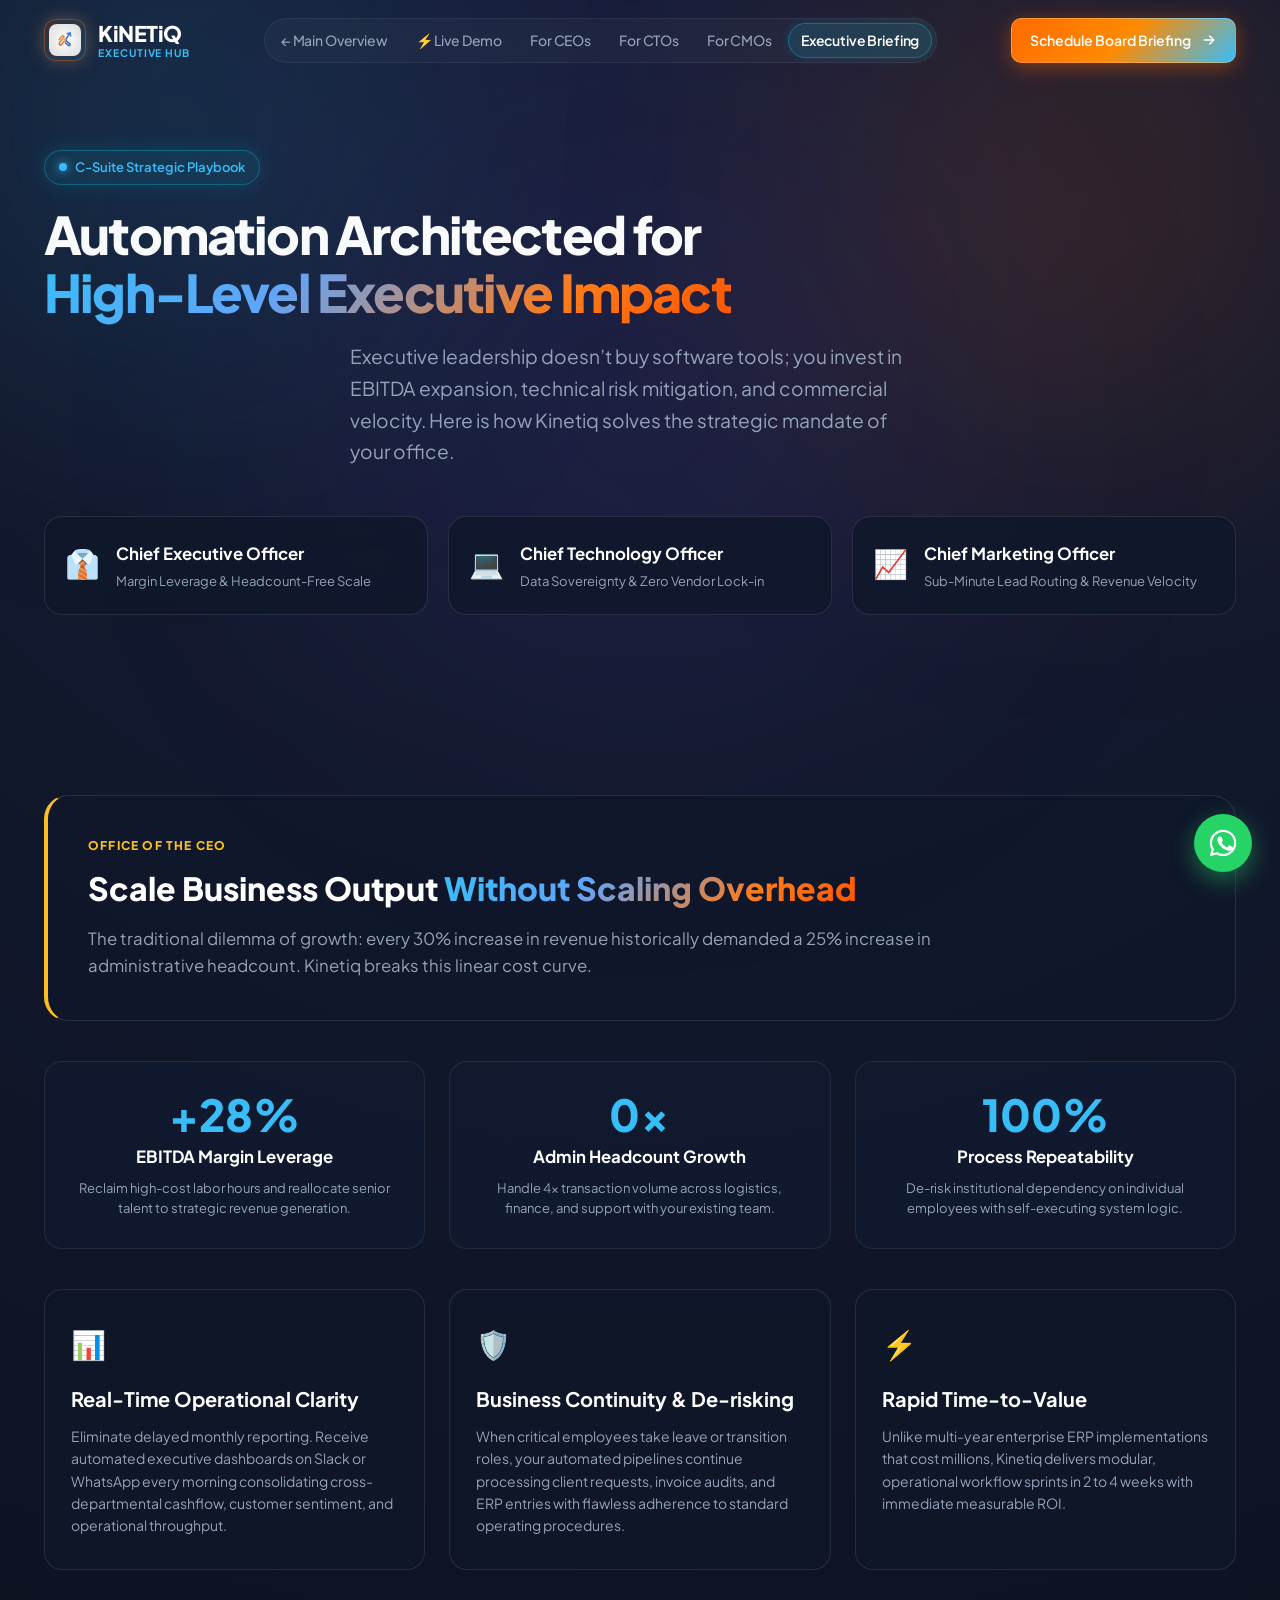
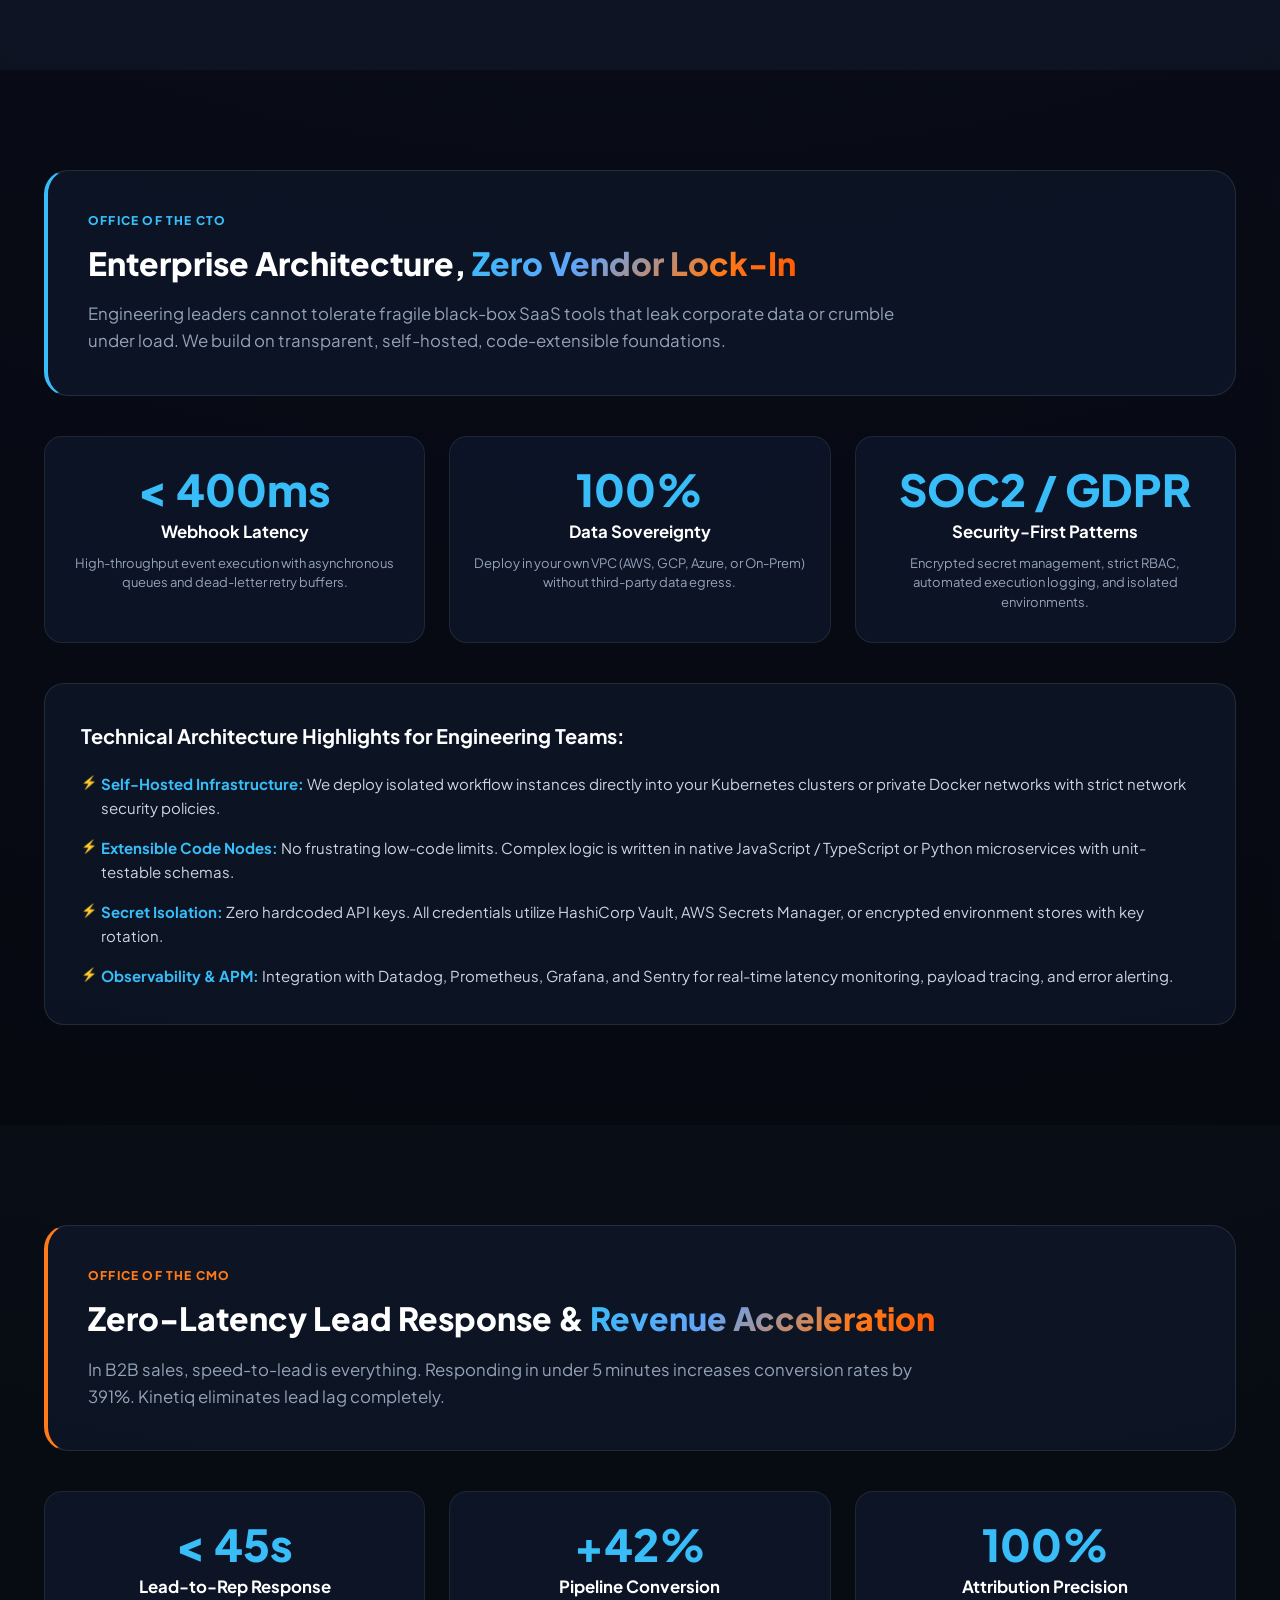
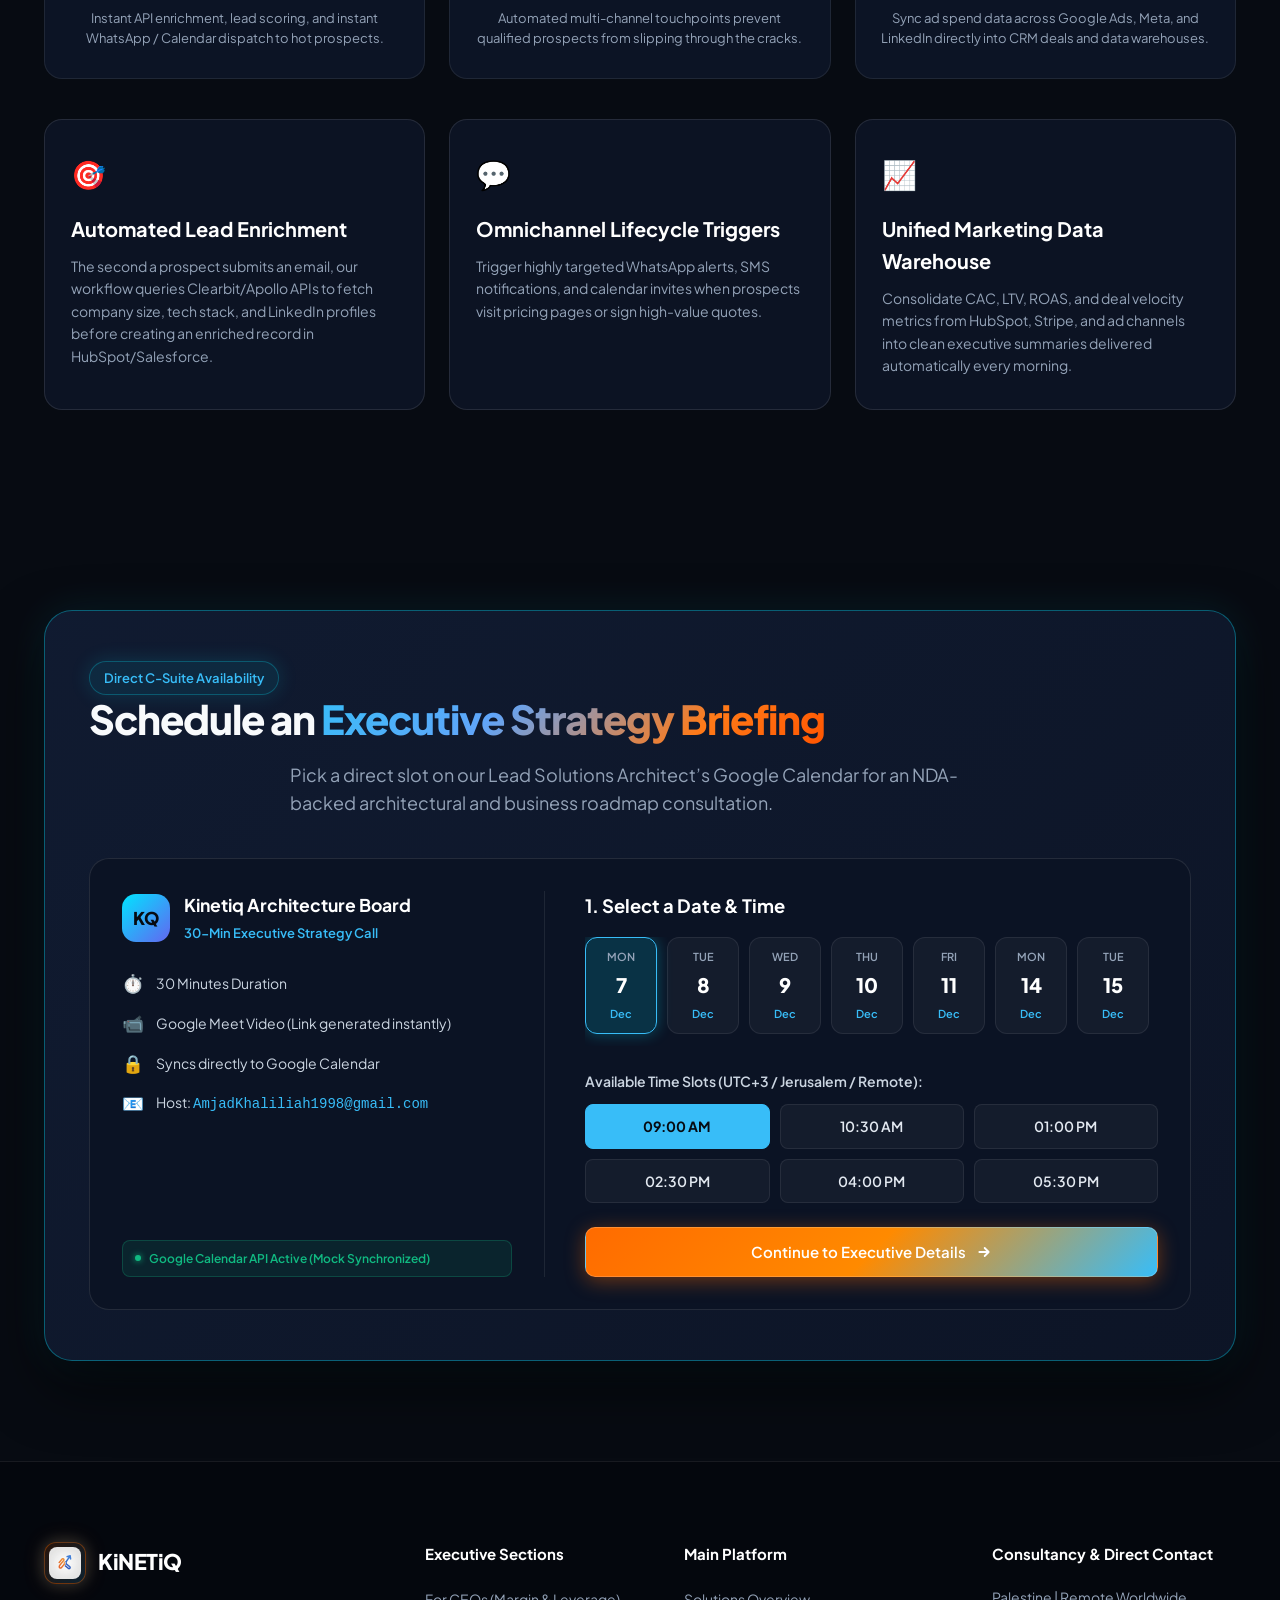
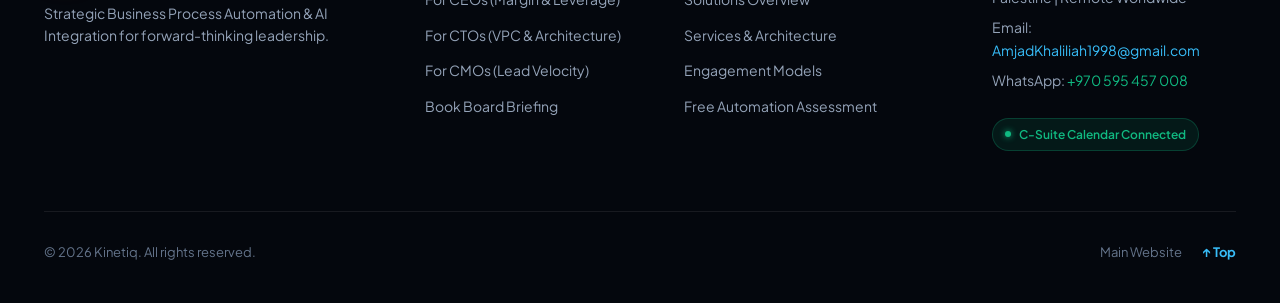
<file: executive.html>
<!DOCTYPE html>
<html lang="en">
<head>
  <meta charset="UTF-8">
  <meta name="viewport" content="width=device-width, initial-scale=1.0">
  <title>Executive Leadership Hub — Kinetiq (CEO, CTO, CMO Strategic Automation)</title>
  <meta name="description" content="Strategic automation architectures tailored for C-level executives. Discover how Kinetiq delivers margin expansion for CEOs, technical resilience for CTOs, and revenue velocity for CMOs.">
  <meta name="keywords" content="CEO automation strategy, CTO system integration, CMO marketing automation, executive workflow architecture, B2B enterprise automation">
  
  <!-- Open Graph -->
  <meta property="og:type" content="website">
  <meta property="og:title" content="Executive Leadership Hub — Kinetiq">
  <meta property="og:description" content="Strategic automation for CEOs, CTOs, and CMOs. Unlock operational leverage, data sovereignty, and revenue acceleration.">
  <meta property="og:url" content="https://abuwalid1998.github.io/Kinetiq/executive.html">
  
  <!-- Fonts -->
  <link rel="preconnect" href="https://fonts.googleapis.com">
  <link rel="preconnect" href="https://fonts.gstatic.com" crossorigin>
  <link href="https://fonts.googleapis.com/css2?family=JetBrains+Mono:wght@400;500;600&family=Plus+Jakarta+Sans:wght@300;400;500;600;700;800&family=Inter:wght@400;500;600;700&display=swap" rel="stylesheet">
  
  <!-- Stylesheet -->
  <link rel="stylesheet" href="styles.css">
  
  <!-- Favicon -->
  <link rel="icon" type="image/png" href="kinetiq-logo.png">
</head>
<body class="executive-body">

  <!-- Ambient Glow Backgrounds -->
  <div class="glow-mesh glow-top-left" aria-hidden="true"></div>
  <div class="glow-mesh glow-top-right" aria-hidden="true"></div>
  <div class="glow-mesh glow-center" aria-hidden="true"></div>

  <!-- Header -->
  <header id="main-header" class="header">
    <div class="container header-container">
      <a href="index.html" class="logo-link" aria-label="Kinetiq Home" title="Kinetiq — Kinetic Energy + Precision">
        <div class="logo-icon">
          <img src="kinetiq-logo.png" alt="Kinetiq Monogram Logo" class="kinetiq-logo-img" width="42" height="42">
        </div>
        <div class="logo-text">
          <span class="brand-title">KiNETiQ</span>
          <span class="brand-tagline">Executive Hub</span>
        </div>
      </a>

      <!-- Navigation -->
      <nav class="nav-menu" aria-label="Executive Navigation">
        <ul class="nav-list">
          <li><a href="index.html" class="nav-link">← Main Overview</a></li>
          <li><a href="index.html#live-demo" class="nav-link">⚡ Live Demo</a></li>
          <li><a href="#ceo" class="nav-link exec-nav-link" data-target="ceo">For CEOs</a></li>
          <li><a href="#cto" class="nav-link exec-nav-link" data-target="cto">For CTOs</a></li>
          <li><a href="#cmo" class="nav-link exec-nav-link" data-target="cmo">For CMOs</a></li>
          <li><a href="#executive-briefing" class="nav-link">Executive Briefing</a></li>
        </ul>
      </nav>

      <div class="header-actions">
        <button class="btn btn-primary" onclick="openConsultationModal('Executive Strategic Briefing')">
          <span>Schedule Board Briefing</span>
          <svg class="btn-arrow" viewBox="0 0 16 16" fill="none"><path d="M3.33 8h9.34M8.67 4l4 4-4 4" stroke="currentColor" stroke-width="1.6" stroke-linecap="round" stroke-linejoin="round"/></svg>
        </button>
        <button id="mobile-toggle" class="mobile-toggle" aria-label="Toggle navigation menu" aria-expanded="false">
          <span class="hamburger-bar"></span>
          <span class="hamburger-bar"></span>
          <span class="hamburger-bar"></span>
        </button>
      </div>
    </div>

    <!-- Mobile Drawer -->
    <div id="mobile-drawer" class="mobile-drawer">
      <nav class="mobile-nav">
        <a href="index.html" class="mobile-nav-link">← Back to Main Website</a>
        <a href="#ceo" class="mobile-nav-link" onclick="closeMobileMenu()">For CEOs (Margin & Scale)</a>
        <a href="#cto" class="mobile-nav-link" onclick="closeMobileMenu()">For CTOs (Architecture & Security)</a>
        <a href="#cmo" class="mobile-nav-link" onclick="closeMobileMenu()">For CMOs (Revenue Velocity)</a>
        <a href="#executive-briefing" class="mobile-nav-link" onclick="closeMobileMenu()">Schedule Briefing</a>
        <div class="mobile-drawer-cta">
          <button class="btn btn-primary w-full" onclick="closeMobileMenu(); openConsultationModal('Executive Strategic Briefing');">Schedule Board Briefing</button>
        </div>
      </nav>
    </div>
  </header>

  <main>
    <!-- Executive Hero -->
    <section class="section exec-hero-section">
      <div class="container text-center">
        <div class="badge badge-glow">
          <span class="badge-dot"></span>
          <span>C-Suite Strategic Playbook</span>
        </div>
        <h1 class="hero-title exec-hero-title">
          Automation Architected for <br>
          <span class="gradient-text">High-Level Executive Impact</span>
        </h1>
        <p class="hero-description mx-auto max-w-750">
          Executive leadership doesn’t buy software tools; you invest in EBITDA expansion, technical risk mitigation, and commercial velocity. Here is how Kinetiq solves the strategic mandate of your office.
        </p>

        <!-- Role Quick Switcher Pills -->
        <div class="role-switcher-container">
          <a href="#ceo" class="role-pill-btn ceo-pill">
            <span class="role-icon">👔</span>
            <div class="role-meta">
              <strong>Chief Executive Officer</strong>
              <span>Margin Leverage & Headcount-Free Scale</span>
            </div>
          </a>
          <a href="#cto" class="role-pill-btn cto-pill">
            <span class="role-icon">💻</span>
            <div class="role-meta">
              <strong>Chief Technology Officer</strong>
              <span>Data Sovereignty & Zero Vendor Lock-in</span>
            </div>
          </a>
          <a href="#cmo" class="role-pill-btn cmo-pill">
            <span class="role-icon">📈</span>
            <div class="role-meta">
              <strong>Chief Marketing Officer</strong>
              <span>Sub-Minute Lead Routing & Revenue Velocity</span>
            </div>
          </a>
        </div>
      </div>
    </section>

    <!-- ============================================================ -->
    <!-- SECTION 1: FOR THE CEO -->
    <!-- ============================================================ -->
    <section id="ceo" class="section exec-role-section">
      <div class="container">
        <div class="role-header-box ceo-box">
          <div class="role-badge">Office of the CEO</div>
          <h2 class="role-title">Scale Business Output <span class="gradient-text">Without Scaling Overhead</span></h2>
          <p class="role-sub">
            The traditional dilemma of growth: every 30% increase in revenue historically demanded a 25% increase in administrative headcount. Kinetiq breaks this linear cost curve.
          </p>
        </div>

        <div class="exec-metrics-row">
          <div class="exec-metric-card">
            <span class="exec-stat-num">+28%</span>
            <span class="exec-stat-title">EBITDA Margin Leverage</span>
            <p>Reclaim high-cost labor hours and reallocate senior talent to strategic revenue generation.</p>
          </div>
          <div class="exec-metric-card">
            <span class="exec-stat-num">0x</span>
            <span class="exec-stat-title">Admin Headcount Growth</span>
            <p>Handle 4x transaction volume across logistics, finance, and support with your existing team.</p>
          </div>
          <div class="exec-metric-card">
            <span class="exec-stat-num">100%</span>
            <span class="exec-stat-title">Process Repeatability</span>
            <p>De-risk institutional dependency on individual employees with self-executing system logic.</p>
          </div>
        </div>

        <div class="exec-pillars-grid">
          <div class="exec-pillar-card">
            <div class="exec-icon">📊</div>
            <h3>Real-Time Operational Clarity</h3>
            <p>Eliminate delayed monthly reporting. Receive automated executive dashboards on Slack or WhatsApp every morning consolidating cross-departmental cashflow, customer sentiment, and operational throughput.</p>
          </div>
          <div class="exec-pillar-card">
            <div class="exec-icon">🛡️</div>
            <h3>Business Continuity & De-risking</h3>
            <p>When critical employees take leave or transition roles, your automated pipelines continue processing client requests, invoice audits, and ERP entries with flawless adherence to standard operating procedures.</p>
          </div>
          <div class="exec-pillar-card">
            <div class="exec-icon">⚡</div>
            <h3>Rapid Time-to-Value</h3>
            <p>Unlike multi-year enterprise ERP implementations that cost millions, Kinetiq delivers modular, operational workflow sprints in 2 to 4 weeks with immediate measurable ROI.</p>
          </div>
        </div>
      </div>
    </section>

    <!-- ============================================================ -->
    <!-- SECTION 2: FOR THE CTO & VP OF ENGINEERING -->
    <!-- ============================================================ -->
    <section id="cto" class="section exec-role-section dark-alt">
      <div class="container">
        <div class="role-header-box cto-box">
          <div class="role-badge cto-badge">Office of the CTO</div>
          <h2 class="role-title">Enterprise Architecture, <span class="gradient-text">Zero Vendor Lock-In</span></h2>
          <p class="role-sub">
            Engineering leaders cannot tolerate fragile black-box SaaS tools that leak corporate data or crumble under load. We build on transparent, self-hosted, code-extensible foundations.
          </p>
        </div>

        <div class="exec-metrics-row">
          <div class="exec-metric-card">
            <span class="exec-stat-num">&lt; 400ms</span>
            <span class="exec-stat-title">Webhook Latency</span>
            <p>High-throughput event execution with asynchronous queues and dead-letter retry buffers.</p>
          </div>
          <div class="exec-metric-card">
            <span class="exec-stat-num">100%</span>
            <span class="exec-stat-title">Data Sovereignty</span>
            <p>Deploy in your own VPC (AWS, GCP, Azure, or On-Prem) without third-party data egress.</p>
          </div>
          <div class="exec-metric-card">
            <span class="exec-stat-num">SOC2 / GDPR</span>
            <span class="exec-stat-title">Security-First Patterns</span>
            <p>Encrypted secret management, strict RBAC, automated execution logging, and isolated environments.</p>
          </div>
        </div>

        <div class="cto-tech-deep-dive">
          <div class="cto-tech-card">
            <h3>Technical Architecture Highlights for Engineering Teams:</h3>
            <ul class="tech-spec-list">
              <li>
                <strong>Self-Hosted Infrastructure:</strong> We deploy isolated workflow instances directly into your Kubernetes clusters or private Docker networks with strict network security policies.
              </li>
              <li>
                <strong>Extensible Code Nodes:</strong> No frustrating low-code limits. Complex logic is written in native JavaScript / TypeScript or Python microservices with unit-testable schemas.
              </li>
              <li>
                <strong>Secret Isolation:</strong> Zero hardcoded API keys. All credentials utilize HashiCorp Vault, AWS Secrets Manager, or encrypted environment stores with key rotation.
              </li>
              <li>
                <strong>Observability & APM:</strong> Integration with Datadog, Prometheus, Grafana, and Sentry for real-time latency monitoring, payload tracing, and error alerting.
              </li>
            </ul>
          </div>
        </div>
      </div>
    </section>

    <!-- ============================================================ -->
    <!-- SECTION 3: FOR THE CMO & HEAD OF GROWTH -->
    <!-- ============================================================ -->
    <section id="cmo" class="section exec-role-section">
      <div class="container">
        <div class="role-header-box cmo-box">
          <div class="role-badge cmo-badge">Office of the CMO</div>
          <h2 class="role-title">Zero-Latency Lead Response & <span class="gradient-text">Revenue Acceleration</span></h2>
          <p class="role-sub">
            In B2B sales, speed-to-lead is everything. Responding in under 5 minutes increases conversion rates by 391%. Kinetiq eliminates lead lag completely.
          </p>
        </div>

        <div class="exec-metrics-row">
          <div class="exec-metric-card">
            <span class="exec-stat-num">&lt; 45s</span>
            <span class="exec-stat-title">Lead-to-Rep Response</span>
            <p>Instant API enrichment, lead scoring, and instant WhatsApp / Calendar dispatch to hot prospects.</p>
          </div>
          <div class="exec-metric-card">
            <span class="exec-stat-num">+42%</span>
            <span class="exec-stat-title">Pipeline Conversion</span>
            <p>Automated multi-channel touchpoints prevent qualified prospects from slipping through the cracks.</p>
          </div>
          <div class="exec-metric-card">
            <span class="exec-stat-num">100%</span>
            <span class="exec-stat-title">Attribution Precision</span>
            <p>Sync ad spend data across Google Ads, Meta, and LinkedIn directly into CRM deals and data warehouses.</p>
          </div>
        </div>

        <div class="exec-pillars-grid">
          <div class="exec-pillar-card">
            <div class="exec-icon">🎯</div>
            <h3>Automated Lead Enrichment</h3>
            <p>The second a prospect submits an email, our workflow queries Clearbit/Apollo APIs to fetch company size, tech stack, and LinkedIn profiles before creating an enriched record in HubSpot/Salesforce.</p>
          </div>
          <div class="exec-pillar-card">
            <div class="exec-icon">💬</div>
            <h3>Omnichannel Lifecycle Triggers</h3>
            <p>Trigger highly targeted WhatsApp alerts, SMS notifications, and calendar invites when prospects visit pricing pages or sign high-value quotes.</p>
          </div>
          <div class="exec-pillar-card">
            <div class="exec-icon">📈</div>
            <h3>Unified Marketing Data Warehouse</h3>
            <p>Consolidate CAC, LTV, ROAS, and deal velocity metrics from HubSpot, Stripe, and ad channels into clean executive summaries delivered automatically every morning.</p>
          </div>
        </div>
      </div>
    </section>

    <!-- ============================================================ -->
    <!-- SECTION 4: INTEGRATED EXECUTIVE BRIEFING WITH GOOGLE CALENDAR -->
    <!-- ============================================================ -->
    <section id="executive-briefing" class="section exec-calendar-section">
      <div class="container">
        <div class="calendar-booking-card">
          <div class="cal-header text-center">
            <div class="badge badge-glow"><span>Direct C-Suite Availability</span></div>
            <h2 class="section-title">Schedule an <span class="gradient-text">Executive Strategy Briefing</span></h2>
            <p class="section-subtitle mx-auto max-w-700">
              Pick a direct slot on our Lead Solutions Architect’s Google Calendar for an NDA-backed architectural and business roadmap consultation.
            </p>
          </div>

          <!-- Interactive Google Calendar Booking Component -->
          <div class="gcal-widget" id="gcal-executive-widget">
            <div class="gcal-left-panel">
              <div class="gcal-profile">
                <div class="gcal-avatar">KQ</div>
                <div>
                  <h4 class="gcal-host-name">Kinetiq Architecture Board</h4>
                  <span class="gcal-meeting-type">30-Min Executive Strategy Call</span>
                </div>
              </div>

              <div class="gcal-details-list">
                <div class="gcal-detail-item">
                  <span class="detail-icon">⏱️</span>
                  <span>30 Minutes Duration</span>
                </div>
                <div class="gcal-detail-item">
                  <span class="detail-icon">📹</span>
                  <span>Google Meet Video (Link generated instantly)</span>
                </div>
                <div class="gcal-detail-item">
                  <span class="detail-icon">🔒</span>
                  <span>Syncs directly to Google Calendar</span>
                </div>
                <div class="gcal-detail-item">
                  <span class="detail-icon">📧</span>
                  <span>Host: <code class="text-cyan">AmjadKhaliliah1998@gmail.com</code></span>
                </div>
              </div>

              <div class="gcal-sync-badge">
                <span class="status-dot"></span> Google Calendar API Active (Mock Synchronized)
              </div>
            </div>

            <div class="gcal-right-panel">
              <!-- Calendar Date Picker & Time Slots -->
              <div class="gcal-picker-step" id="cal-step-1">
                <h4 class="gcal-step-title">1. Select a Date & Time</h4>
                
                <div class="cal-date-strip" id="cal-date-strip">
                  <!-- Dynamically populated dates in app.js -->
                </div>

                <h5 class="slot-heading">Available Time Slots (<span id="selected-tz-label">UTC+3 / Jerusalem / Remote</span>):</h5>
                <div class="cal-slots-grid" id="cal-slots-grid">
                  <button type="button" class="slot-btn active" data-time="09:00 AM">09:00 AM</button>
                  <button type="button" class="slot-btn" data-time="10:30 AM">10:30 AM</button>
                  <button type="button" class="slot-btn" data-time="01:00 PM">01:00 PM</button>
                  <button type="button" class="slot-btn" data-time="02:30 PM">02:30 PM</button>
                  <button type="button" class="slot-btn" data-time="04:00 PM">04:00 PM</button>
                  <button type="button" class="slot-btn" data-time="05:30 PM">05:30 PM</button>
                </div>

                <div class="mt-4">
                  <button type="button" class="btn btn-primary w-full" id="btn-proceed-details" onclick="proceedToCalDetails()">
                    <span>Continue to Executive Details</span>
                    <svg class="btn-arrow" viewBox="0 0 16 16" fill="none"><path d="M3.33 8h9.34M8.67 4l4 4-4 4" stroke="currentColor" stroke-width="1.8" stroke-linecap="round" stroke-linejoin="round"/></svg>
                  </button>
                </div>
              </div>

              <!-- Step 2: Executive Details Form -->
              <div class="gcal-picker-step" id="cal-step-2" style="display: none;">
                <div class="gcal-back-header">
                  <button type="button" class="btn-text-back" onclick="backToCalDates()">← Back to Date Selection</button>
                  <span class="selected-slot-summary" id="slot-summary-text">Oct 5, 2026 at 10:30 AM</span>
                </div>

                <form id="exec-gcal-form" onsubmit="handleExecutiveBooking(event)">
                  <div class="form-row-2">
                    <div class="form-group">
                      <label for="exec-name">Your Full Name *</label>
                      <input type="text" id="exec-name" required placeholder="Elena Rostova">
                    </div>
                    <div class="form-group">
                      <label for="exec-role">Executive Title *</label>
                      <select id="exec-role" required>
                        <option value="CEO">CEO / Managing Director</option>
                        <option value="CTO">CTO / VP of Engineering</option>
                        <option value="CMO">CMO / VP of Marketing</option>
                        <option value="COO">COO / Head of Operations</option>
                        <option value="CFO">CFO / Finance Director</option>
                        <option value="Other">Other Executive</option>
                      </select>
                    </div>
                  </div>

                  <div class="form-row-2">
                    <div class="form-group">
                      <label for="exec-email">Corporate Email *</label>
                      <input type="email" id="exec-email" required placeholder="elena@enterprise.com">
                    </div>
                    <div class="form-group">
                      <label for="exec-company">Company Name & Team Size *</label>
                      <input type="text" id="exec-company" required placeholder="Global Logistics Corp (50+ employees)">
                    </div>
                  </div>

                  <div class="form-group">
                    <label for="exec-focus">Primary Strategic Mandate *</label>
                    <textarea id="exec-focus" rows="2" required placeholder="e.g. EBITDA margin expansion, legacy ERP sync, lead routing velocity..."></textarea>
                  </div>

                  <button type="submit" class="btn btn-primary w-full btn-lg">
                    <span>Confirm & Add to Google Calendar</span>
                    <svg class="btn-arrow" viewBox="0 0 16 16" fill="none"><path d="M3.33 8h9.34M8.67 4l4 4-4 4" stroke="currentColor" stroke-width="1.8" stroke-linecap="round" stroke-linejoin="round"/></svg>
                  </button>
                </form>
              </div>

              <!-- Step 3: Google Calendar Confirmation State -->
              <div class="gcal-picker-step" id="cal-step-3" style="display: none;">
                <div class="gcal-success-card">
                  <div class="gcal-success-icon">📅</div>
                  <h3 class="gcal-success-title">Executive Briefing Confirmed!</h3>
                  <p class="gcal-success-msg">Your meeting has been scheduled and synchronized with Google Calendar.</p>

                  <div class="gcal-event-box">
                    <div class="event-row"><strong>Meeting:</strong> Kinetiq Executive Strategy Briefing</div>
                    <div class="event-row"><strong>Date & Time:</strong> <span id="conf-datetime" class="text-cyan">Oct 5, 2026 @ 10:30 AM (UTC+3)</span></div>
                    <div class="event-row"><strong>Google Meet:</strong> <a href="#" id="conf-meet-link" target="_blank" class="text-cyan">meet.google.com/flw-exec-briefing</a></div>
                    <div class="event-row"><strong>Host:</strong> AmjadKhaliliah1998@gmail.com</div>
                  </div>

                  <div class="gcal-actions-row">
                    <a href="#" id="btn-direct-gcal-link" target="_blank" class="btn btn-primary">
                      <span>Open in Google Calendar ↗</span>
                    </a>
                    <button type="button" class="btn btn-secondary" onclick="downloadIcsFile()">
                      <span>Download .ICS File</span>
                    </button>
                  </div>
                </div>
              </div>
            </div>
          </div>
        </div>
      </div>
    </section>
  </main>

  <!-- Footer -->
  <footer class="site-footer">
    <div class="container footer-container">
      <div class="footer-top-grid">
        <div class="footer-col-brand">
          <a href="index.html" class="logo-link" aria-label="Kinetiq Home" title="Kinetiq — Kinetic Energy + Precision">
            <div class="logo-icon">
              <img src="kinetiq-logo.png" alt="Kinetiq Monogram Logo" class="kinetiq-logo-img" width="42" height="42">
            </div>
            <div class="logo-text">
              <span class="brand-title">KiNETiQ</span>
            </div>
          </a>
          <p class="footer-brand-desc">
            Strategic Business Process Automation & AI Integration for forward-thinking leadership.
          </p>
        </div>

        <div class="footer-col">
          <h4 class="footer-heading">Executive Sections</h4>
          <ul class="footer-links">
            <li><a href="#ceo">For CEOs (Margin & Leverage)</a></li>
            <li><a href="#cto">For CTOs (VPC & Architecture)</a></li>
            <li><a href="#cmo">For CMOs (Lead Velocity)</a></li>
            <li><a href="#executive-briefing">Book Board Briefing</a></li>
          </ul>
        </div>

        <div class="footer-col">
          <h4 class="footer-heading">Main Platform</h4>
          <ul class="footer-links">
            <li><a href="index.html#solutions">Solutions Overview</a></li>
            <li><a href="index.html#services">Services & Architecture</a></li>
            <li><a href="index.html#pricing">Engagement Models</a></li>
            <li><a href="index.html#assessment">Free Automation Assessment</a></li>
          </ul>
        </div>

        <div class="footer-col">
          <h4 class="footer-heading">Consultancy & Direct Contact</h4>
          <p class="footer-subtext">Palestine | Remote Worldwide</p>
          <p class="footer-subtext">Email: <a href="mailto:AmjadKhaliliah1998@gmail.com" class="text-cyan">AmjadKhaliliah1998@gmail.com</a></p>
          <p class="footer-subtext">WhatsApp: <a href="https://wa.me/970595457008" target="_blank" class="text-emerald">+970 595 457 008</a></p>
          <div class="footer-status-pill">
            <span class="status-dot"></span> C-Suite Calendar Connected
          </div>
        </div>
      </div>

      <div class="footer-bottom-bar">
        <div class="footer-copy">© 2026 Kinetiq. All rights reserved.</div>
        <div class="footer-legal">
          <a href="index.html">Main Website</a>
          <a href="#main-header" class="back-to-top">↑ Top</a>
        </div>
      </div>
    </div>
  </footer>

  <!-- Modal Component for Consultations -->
  <div id="consultation-modal" class="modal-backdrop" aria-hidden="true">
    <div class="modal-box" role="dialog" aria-modal="true" aria-labelledby="modal-title">
      <button class="modal-close" onclick="closeConsultationModal()" aria-label="Close modal">✕</button>
      
      <div class="modal-header">
        <div class="badge badge-glow"><span>Google Calendar Integrated</span></div>
        <h3 id="modal-title" class="modal-title">Book Executive Briefing</h3>
        <p class="modal-sub">Schedule a 30-minute discovery session with our senior automation architects.</p>
      </div>

      <form id="consultation-form" onsubmit="handleConsultationSubmit(event)">
        <input type="hidden" id="modal-package-name" value="Executive Strategic Briefing">
        
        <div class="form-row-2">
          <div class="form-group">
            <label for="m-name">Full Name *</label>
            <input type="text" id="m-name" required placeholder="Alex Rivera">
          </div>
          <div class="form-group">
            <label for="m-company">Company Name *</label>
            <input type="text" id="m-company" required placeholder="Rivera Global">
          </div>
        </div>

        <div class="form-row-2">
          <div class="form-group">
            <label for="m-email">Corporate Email *</label>
            <input type="email" id="m-email" required placeholder="alex@rivera.com">
          </div>
          <div class="form-group">
            <label for="m-phone">Phone / WhatsApp</label>
            <input type="text" id="m-phone" placeholder="+1 (555) 000-0000">
          </div>
        </div>

        <div class="form-group">
          <label for="m-topic">Strategic Focus Area</label>
          <select id="m-topic">
            <option value="ceo">CEO: EBITDA Margin & Headcount Scaling</option>
            <option value="cto">CTO: VPC Architecture, Security & Self-Hosting</option>
            <option value="cmo">CMO: Speed-to-Lead & Revenue Attribution</option>
            <option value="general">Comprehensive Enterprise Review</option>
          </select>
        </div>

        <div class="form-group">
          <label for="m-notes">Brief Overview of Your Current Bottleneck</label>
          <textarea id="m-notes" rows="3" placeholder="Describe your current systems and objectives..."></textarea>
        </div>

        <button type="submit" class="btn btn-primary w-full btn-lg">
          <span>Confirm & Schedule on Google Calendar</span>
          <svg class="btn-arrow" viewBox="0 0 16 16" fill="none"><path d="M3.33 8h9.34M8.67 4l4 4-4 4" stroke="currentColor" stroke-width="1.8" stroke-linecap="round" stroke-linejoin="round"/></svg>
        </button>
      </form>
    </div>
  </div>

  <!-- Toast -->
  <div id="toast" class="toast" role="alert" aria-live="polite">
    <div class="toast-icon">✅</div>
    <div class="toast-content">
      <strong id="toast-title">Scheduled</strong>
      <p id="toast-body">Event synchronized with Google Calendar.</p>
    </div>
  </div>

  <!-- Floating WhatsApp Quick Action Button -->
  <a href="https://wa.me/970595457008?text=Hello%20Amjad%2C%20I%20am%20interested%20in%20Kinetiq%20executive%20strategic%20briefing." target="_blank" rel="noopener" class="floating-whatsapp-btn" aria-label="Chat with us on WhatsApp" title="Chat on WhatsApp (+970 595 457 008)">
    <svg viewBox="0 0 24 24" fill="currentColor"><path d="M12.04 2C6.58 2 2.13 6.45 2.13 11.91C2.13 13.66 2.59 15.36 3.45 16.86L2.05 22L7.3 20.62C8.75 21.41 10.38 21.83 12.04 21.83C17.5 21.83 21.95 17.38 21.95 11.92C21.95 9.27 20.92 6.78 19.05 4.91C17.18 3.03 14.69 2 12.04 2M12.05 3.67C14.25 3.67 16.31 4.53 17.87 6.09C19.42 7.65 20.28 9.72 20.28 11.92C20.28 16.46 16.58 20.15 12.04 20.15C10.56 20.15 9.11 19.76 7.85 19L7.55 18.83L4.43 19.65L5.26 16.61L5.06 16.29C4.24 15 3.8 13.47 3.8 11.91C3.81 7.37 7.5 3.67 12.05 3.67M9.53 7.03C9.34 7.03 9.04 7.1 8.78 7.39C8.52 7.68 7.78 8.37 7.78 9.78C7.78 11.19 8.81 12.55 8.95 12.74C9.1 12.93 10.96 15.8 13.82 17.03C14.5 17.33 15.03 17.51 15.44 17.64C16.12 17.86 16.74 17.83 17.23 17.76C17.78 17.68 18.91 17.07 19.15 16.41C19.38 15.75 19.38 15.18 19.31 15.06C19.24 14.94 19.06 14.88 18.78 14.74C18.5 14.6 17.16 13.94 16.91 13.85C16.66 13.76 16.48 13.71 16.3 13.99C16.11 14.27 15.58 14.88 15.42 15.06C15.26 15.25 15.1 15.27 14.82 15.13C14.54 14.99 13.65 14.7 12.59 13.75C11.77 13.02 11.21 12.11 11.05 11.83C10.89 11.55 11.03 11.4 11.17 11.26C11.3 11.13 11.45 10.93 11.6 10.76C11.74 10.59 11.79 10.46 11.88 10.28C11.97 10.1 11.93 9.94 11.86 9.8C11.79 9.66 11.23 8.28 11 7.73C10.77 7.2 10.54 7.27 10.37 7.26C10.21 7.26 10.02 7.25 9.84 7.25C9.65 7.25 9.53 7.03 9.53 7.03Z"/></svg>
    <span class="floating-whatsapp-tooltip">Chat with Amjad on WhatsApp</span>
  </a>

  <script src="app.js"></script>
</body>
</html>
</file>
<file: styles.css>
/* ==========================================================================
   Kinetiq — Design System & Stylesheet
   Theme: High-end B2B Automation Consultancy (Dark Mode / Glassmorphism)
   Brand Colors: Baby Blue (#38BDF8) & Kinetic Orange (#FF6B00)
   Includes Executive Leadership Hub & Google Calendar Booking Engine
   ========================================================================== */

/* --------------------------------------------------------------------------
   1. CSS Custom Properties / Variables
   -------------------------------------------------------------------------- */
:root {
  /* Brand Color Palette: Deep Slate Base */
  --bg-dark: #070B12;
  --bg-darker: #04070D;
  --bg-card: rgba(15, 23, 42, 0.75);
  --bg-card-hover: rgba(20, 32, 58, 0.9);
  --bg-card-solid: #0F172A;
  --bg-input: #0B1324;
  
  /* Accents & Brand Gradients: Baby Blue & Kinetic Orange */
  --cyan-primary: #38BDF8;           /* Kinetiq Baby Blue */
  --cyan-glow: rgba(56, 189, 248, 0.4);
  --blue-baby: #38BDF8;
  --blue-electric: #0284C7;
  
  --orange-primary: #FF6B00;         /* Kinetiq Kinetic Orange */
  --orange-bright: #FF8A00;
  --orange-glow: rgba(255, 107, 0, 0.4);
  --indigo-primary: #FF6B00;         /* Primary Kinetic Accent */
  --indigo-glow: rgba(255, 107, 0, 0.35);
  
  --purple-neon: #8B5CF6;
  --purple-glow: rgba(139, 92, 246, 0.3);
  --emerald-success: #10B981;
  --emerald-glow: rgba(16, 185, 129, 0.3);
  --amber-warning: #F59E0B;
  --rose-danger: #F43F5E;

  /* Executive Accents */
  --gold-ceo: #FBBF24;
  --cyan-cto: #38BDF8;
  --pink-cmo: #FF7A18;

  /* Typography Colors */
  --text-main: #F8FAFC;
  --text-muted: #94A3B8;
  --text-dim: #64748B;
  --text-inverse: #070B12;

  /* Border & Glass Styles */
  --border-subtle: rgba(255, 255, 255, 0.08);
  --border-highlight: rgba(56, 189, 248, 0.35);
  --border-card: rgba(255, 255, 255, 0.1);
  --glass-blur: blur(16px);
  --glass-shadow: 0 20px 40px -15px rgba(0, 0, 0, 0.6);
  --glow-shadow: 0 0 35px -5px rgba(56, 189, 248, 0.25);

  /* Fonts */
  --font-sans: 'Plus Jakarta Sans', -apple-system, BlinkMacSystemFont, 'Segoe UI', Roboto, sans-serif;
  --font-mono: 'JetBrains Mono', monospace;

  /* Transitions */
  --ease-spring: cubic-bezier(0.16, 1, 0.3, 1);
  --ease-smooth: cubic-bezier(0.4, 0, 0.2, 1);
  --transition-fast: 0.2s var(--ease-smooth);
  --transition-normal: 0.3s var(--ease-smooth);
}

/* --------------------------------------------------------------------------
   2. Reset & Global Base
   -------------------------------------------------------------------------- */
*, *::before, *::after {
  box-sizing: border-box;
  margin: 0;
  padding: 0;
}

html {
  scroll-behavior: smooth;
  scroll-padding-top: 90px;
  background-color: var(--bg-dark);
  color: var(--text-main);
  font-family: var(--font-sans);
  font-size: 16px;
  line-height: 1.6;
  -webkit-font-smoothing: antialiased;
  -moz-osx-font-smoothing: grayscale;
}

body {
  position: relative;
  min-height: 100vh;
  overflow-x: hidden;
  background: radial-gradient(circle at 50% 0%, #0F172A 0%, var(--bg-dark) 50%);
}

a {
  color: inherit;
  text-decoration: none;
  transition: color var(--transition-fast);
}

ul, ol {
  list-style: none;
}

img, svg {
  display: block;
  max-width: 100%;
}

button, input, select, textarea {
  font: inherit;
  color: inherit;
}

button {
  background: none;
  border: none;
  cursor: pointer;
}

/* --------------------------------------------------------------------------
   3. Ambient Background Glowing Meshes
   -------------------------------------------------------------------------- */
.glow-mesh {
  position: fixed;
  border-radius: 50%;
  pointer-events: none;
  z-index: 0;
  filter: blur(140px);
  opacity: 0.35;
  transition: opacity 0.5s ease;
}

.glow-top-left {
  top: -150px;
  left: -100px;
  width: 550px;
  height: 550px;
  background: radial-gradient(circle, var(--cyan-primary), transparent 70%);
}

.glow-top-right {
  top: -100px;
  right: -100px;
  width: 600px;
  height: 600px;
  background: radial-gradient(circle, var(--indigo-primary), transparent 70%);
}

.glow-center {
  top: 45%;
  left: 50%;
  transform: translate(-50%, -50%);
  width: 800px;
  height: 800px;
  background: radial-gradient(circle, var(--purple-neon), transparent 75%);
  opacity: 0.15;
}

/* --------------------------------------------------------------------------
   4. Layout & Utilities
   -------------------------------------------------------------------------- */
.container {
  width: 100%;
  max-width: 1240px;
  margin: 0 auto;
  padding: 0 24px;
  position: relative;
  z-index: 2;
}

.section {
  padding: 100px 0;
  position: relative;
  z-index: 1;
}

.section-header {
  margin-bottom: 60px;
}

.section-header.text-center {
  text-align: center;
  max-width: 760px;
  margin-left: auto;
  margin-right: auto;
}

.section-eyebrow {
  display: inline-block;
  font-size: 0.8125rem;
  font-weight: 700;
  text-transform: uppercase;
  letter-spacing: 0.12em;
  color: var(--cyan-primary);
  margin-bottom: 12px;
}

.section-title {
  font-size: 2.5rem;
  font-weight: 800;
  line-height: 1.18;
  letter-spacing: -0.025em;
  color: var(--text-main);
  margin-bottom: 18px;
}

.section-subtitle {
  font-size: 1.125rem;
  color: var(--text-muted);
  line-height: 1.6;
}

.section-subtitle-left {
  font-size: 1.125rem;
  color: var(--text-muted);
  line-height: 1.6;
  margin-bottom: 28px;
}

.gradient-text {
  background: linear-gradient(135deg, #38BDF8 0%, #60A5FA 35%, #FF7A18 75%, #FF5500 100%);
  -webkit-background-clip: text;
  -webkit-text-fill-color: transparent;
}

.gradient-text-orange {
  background: linear-gradient(135deg, #FF8A00 0%, #FF5500 100%);
  -webkit-background-clip: text;
  -webkit-text-fill-color: transparent;
}

.gradient-text-red {
  background: linear-gradient(135deg, #F43F5E 0%, #FB923C 100%);
  -webkit-background-clip: text;
  -webkit-text-fill-color: transparent;
}

.text-cyan { color: var(--cyan-primary); }
.text-orange { color: var(--orange-primary); }
.text-emerald { color: var(--emerald-success); }
.w-full { width: 100%; }
.mt-3 { margin-top: 16px; }
.mt-4 { margin-top: 24px; }
.mx-auto { margin-left: auto; margin-right: auto; }
.max-w-700 { max-width: 700px; }
.max-w-750 { max-width: 750px; }

/* --------------------------------------------------------------------------
   5. Buttons & Badges
   -------------------------------------------------------------------------- */
.btn {
  display: inline-flex;
  align-items: center;
  justify-content: center;
  gap: 10px;
  padding: 12px 24px;
  font-weight: 600;
  font-size: 0.9375rem;
  border-radius: 10px;
  transition: all var(--transition-normal);
  white-space: nowrap;
}

.btn-primary {
  background: linear-gradient(135deg, #FF6B00 0%, #FF8A00 50%, #38BDF8 100%);
  color: #FFFFFF;
  box-shadow: 0 4px 20px rgba(255, 107, 0, 0.4);
  border: 1px solid rgba(255, 255, 255, 0.2);
}

.btn-primary:hover {
  transform: translateY(-2px);
  box-shadow: 0 8px 30px rgba(255, 107, 0, 0.6), 0 0 20px rgba(56, 189, 248, 0.35);
  background: linear-gradient(135deg, #FF7A18 0%, #FFA033 50%, #0EA5E9 100%);
}

.btn-secondary {
  background: rgba(255, 255, 255, 0.05);
  color: var(--text-main);
  border: 1px solid var(--border-card);
  backdrop-filter: blur(8px);
}

.btn-secondary:hover {
  background: rgba(255, 255, 255, 0.1);
  border-color: var(--cyan-primary);
  transform: translateY(-2px);
}

.btn-ghost {
  color: var(--text-muted);
  padding: 10px 16px;
}

.btn-ghost:hover {
  color: var(--text-main);
}

.btn-lg {
  padding: 16px 32px;
  font-size: 1.05rem;
  border-radius: 12px;
}

.btn-arrow {
  width: 16px;
  height: 16px;
  transition: transform var(--transition-fast);
}

.btn:hover .btn-arrow {
  transform: translateX(4px);
}

.btn-text-back {
  font-size: 0.875rem;
  font-weight: 600;
  color: var(--cyan-primary);
  display: inline-flex;
  align-items: center;
  gap: 6px;
  padding: 4px 0;
  transition: color var(--transition-fast);
}
.btn-text-back:hover {
  color: #FFFFFF;
  text-decoration: underline;
}

/* Badges */
.badge {
  display: inline-flex;
  align-items: center;
  gap: 8px;
  padding: 6px 14px;
  font-size: 0.8125rem;
  font-weight: 600;
  border-radius: 999px;
  background: rgba(0, 229, 255, 0.08);
  border: 1px solid rgba(0, 229, 255, 0.25);
  color: var(--cyan-primary);
}

.badge-glow {
  box-shadow: 0 0 20px rgba(0, 229, 255, 0.15);
}

.badge-dot {
  width: 8px;
  height: 8px;
  border-radius: 50%;
  background-color: var(--cyan-primary);
  box-shadow: 0 0 10px var(--cyan-primary);
  animation: pulse-dot 2s infinite;
}

@keyframes pulse-dot {
  0%, 100% { opacity: 1; transform: scale(1); }
  50% { opacity: 0.4; transform: scale(0.8); }
}

/* --------------------------------------------------------------------------
   6. Header & Navigation (PIXEL-PERFECT ALIGNMENT)
   -------------------------------------------------------------------------- */
.header {
  position: fixed;
  top: 0;
  left: 0;
  right: 0;
  z-index: 100;
  padding: 18px 0;
  background: transparent;
  transition: padding 0.3s var(--ease-smooth), background 0.3s var(--ease-smooth), backdrop-filter 0.3s var(--ease-smooth), box-shadow 0.3s var(--ease-smooth);
}

.header.scrolled {
  padding: 10px 0;
  background: rgba(8, 12, 20, 0.92);
  backdrop-filter: blur(20px);
  -webkit-backdrop-filter: blur(20px);
  border-bottom: 1px solid var(--border-subtle);
  box-shadow: 0 10px 30px rgba(0, 0, 0, 0.5);
}

.header-container {
  display: flex;
  align-items: center;
  justify-content: space-between;
  gap: 16px;
  min-height: 44px;
}

/* Logo */
.logo-link {
  display: inline-flex;
  align-items: center;
  gap: 12px;
  flex-shrink: 0;
  text-decoration: none;
}

.logo-icon {
  width: 42px;
  height: 42px;
  background: linear-gradient(135deg, rgba(255, 107, 0, 0.15), rgba(56, 189, 248, 0.15));
  border: 1px solid rgba(255, 107, 0, 0.35);
  border-radius: 12px;
  display: flex;
  align-items: center;
  justify-content: center;
  padding: 4px;
  box-shadow: 0 0 20px rgba(255, 107, 0, 0.25), 0 0 15px rgba(56, 189, 248, 0.2);
  flex-shrink: 0;
  transition: all 0.3s ease;
}

.logo-link:hover .logo-icon {
  transform: scale(1.05) rotate(2deg);
  box-shadow: 0 0 25px rgba(255, 107, 0, 0.4), 0 0 20px rgba(56, 189, 248, 0.35);
  border-color: var(--orange-primary);
}

.kinetiq-logo-mark {
  width: 100%;
  height: 100%;
  display: block;
}

.kinetiq-logo-img {
  width: 100%;
  height: 100%;
  object-fit: cover;
  border-radius: 8px;
  display: block;
}

.logo-text {
  display: flex;
  flex-direction: column;
  justify-content: center;
}

.brand-title {
  font-size: 1.35rem;
  font-weight: 900;
  line-height: 1.1;
  letter-spacing: -0.02em;
  color: #FFFFFF;
  margin-bottom: 2px;
}

.brand-title span.brand-dot {
  color: var(--orange-primary);
}

.brand-tagline {
  font-size: 0.65rem;
  font-weight: 700;
  line-height: 1;
  letter-spacing: 0.09em;
  text-transform: uppercase;
  color: var(--cyan-primary);
}

/* Nav Menu & Alignment */
.nav-menu {
  display: flex;
  align-items: center;
  justify-content: center;
  flex: 1;
  max-width: fit-content;
  margin: 0 auto;
}

.nav-list {
  display: flex;
  align-items: center;
  justify-content: center;
  gap: 4px;
  list-style: none;
  margin: 0;
  padding: 4px;
  background: rgba(255, 255, 255, 0.03);
  border: 1px solid rgba(255, 255, 255, 0.06);
  border-radius: 999px;
  backdrop-filter: blur(12px);
  -webkit-backdrop-filter: blur(12px);
}

.nav-list li {
  display: inline-flex;
  align-items: center;
  justify-content: center;
  margin: 0;
  padding: 0;
}

.nav-link {
  font-size: 0.875rem;
  font-weight: 500;
  color: var(--text-muted);
  position: relative;
  padding: 7px 12px;
  display: inline-flex;
  align-items: center;
  justify-content: center;
  line-height: 1.35;
  white-space: nowrap;
  letter-spacing: -0.01em;
  border-radius: 999px;
  transition: all var(--transition-fast);
  text-decoration: none;
}

.nav-link:hover {
  color: #FFFFFF;
  background: rgba(255, 255, 255, 0.08);
}

.nav-link.active {
  color: #FFFFFF;
  background: rgba(0, 229, 255, 0.12);
  border: 1px solid rgba(0, 229, 255, 0.28);
  box-shadow: 0 0 12px rgba(0, 229, 255, 0.15);
  font-weight: 600;
}

.nav-tag-csuite {
  display: inline-flex;
  align-items: center;
  justify-content: center;
  font-size: 0.625rem;
  font-weight: 700;
  letter-spacing: 0.04em;
  text-transform: uppercase;
  color: #FBBF24;
  background: rgba(251, 191, 36, 0.18);
  border: 1px solid rgba(251, 191, 36, 0.4);
  padding: 2px 6px;
  border-radius: 4px;
  margin-left: 6px;
  line-height: 1;
  vertical-align: middle;
}

.header-actions {
  display: flex;
  align-items: center;
  gap: 10px;
  flex-shrink: 0;
}

.header-actions .btn-ghost {
  padding: 9px 14px;
  font-size: 0.875rem;
  border-radius: 8px;
}

.header-actions .btn-primary {
  padding: 10px 18px;
  font-size: 0.875rem;
  border-radius: 10px;
}

.mobile-toggle {
  display: none;
  flex-direction: column;
  justify-content: space-between;
  width: 28px;
  height: 20px;
  cursor: pointer;
  z-index: 110;
}

.hamburger-bar {
  width: 100%;
  height: 2.5px;
  background-color: var(--text-main);
  border-radius: 4px;
  transition: all 0.3s ease;
}

.mobile-drawer {
  display: none;
}

/* --------------------------------------------------------------------------
   7. Hero Section (Spec #2)
   -------------------------------------------------------------------------- */
.hero-section {
  padding-top: 155px;
  padding-bottom: 100px;
  position: relative;
}

.hero-grid {
  display: grid;
  grid-template-columns: 1.15fr 0.95fr;
  align-items: center;
  gap: 60px;
}

.hero-content {
  display: flex;
  flex-direction: column;
  align-items: flex-start;
}

.hero-title {
  font-size: 3.5rem;
  font-weight: 800;
  line-height: 1.12;
  letter-spacing: -0.035em;
  margin: 20px 0 24px;
}

.hero-description {
  font-size: 1.2rem;
  color: var(--text-muted);
  line-height: 1.65;
  margin-bottom: 36px;
  max-width: 580px;
}

.hero-cta-group {
  display: flex;
  align-items: center;
  gap: 16px;
  margin-bottom: 44px;
  flex-wrap: wrap;
}

.hero-trust {
  display: flex;
  flex-direction: column;
  gap: 14px;
}

.hero-trust-text {
  display: flex;
  align-items: center;
  gap: 10px;
  font-size: 0.9375rem;
  font-weight: 600;
  color: var(--text-main);
}

.check-icon {
  width: 20px;
  height: 20px;
  color: var(--cyan-primary);
}

.hero-badges {
  display: flex;
  gap: 10px;
  flex-wrap: wrap;
}

.pill-badge {
  font-size: 0.8125rem;
  font-weight: 500;
  padding: 4px 12px;
  border-radius: 999px;
  background: rgba(255, 255, 255, 0.04);
  border: 1px solid var(--border-subtle);
  color: var(--text-muted);
}

/* Workflow Visual Canvas */
.hero-visual-wrapper {
  perspective: 1000px;
}

.workflow-card {
  background: rgba(13, 21, 39, 0.85);
  border: 1px solid rgba(0, 229, 255, 0.25);
  border-radius: 20px;
  box-shadow: 0 25px 60px -15px rgba(0, 0, 0, 0.8), 0 0 40px -10px rgba(0, 229, 255, 0.15);
  backdrop-filter: blur(20px);
  overflow: hidden;
  position: relative;
  transition: transform 0.4s var(--ease-spring);
}

.workflow-card:hover {
  transform: translateY(-4px);
  border-color: rgba(0, 229, 255, 0.4);
}

.workflow-card-header {
  display: flex;
  align-items: center;
  justify-content: space-between;
  padding: 14px 20px;
  background: rgba(8, 12, 20, 0.6);
  border-bottom: 1px solid var(--border-subtle);
}

.window-controls {
  display: flex;
  gap: 6px;
}

.control-dot {
  width: 10px;
  height: 10px;
  border-radius: 50%;
}
.control-dot.red { background: #EF4444; }
.control-dot.yellow { background: #F59E0B; }
.control-dot.green { background: #10B981; }

.workflow-title-bar {
  display: flex;
  align-items: center;
  gap: 12px;
  font-family: var(--font-mono);
  font-size: 0.75rem;
}

.workflow-status-live {
  display: flex;
  align-items: center;
  gap: 6px;
  color: var(--emerald-success);
  font-weight: 700;
}

.pulse-indicator {
  width: 6px;
  height: 6px;
  border-radius: 50%;
  background: var(--emerald-success);
  box-shadow: 0 0 8px var(--emerald-success);
  animation: pulse-dot 1.5s infinite;
}

.workflow-label {
  color: var(--text-muted);
}

.btn-sim-trigger {
  display: inline-flex;
  align-items: center;
  gap: 6px;
  padding: 4px 10px;
  font-size: 0.75rem;
  font-weight: 600;
  border-radius: 6px;
  background: rgba(0, 229, 255, 0.15);
  color: var(--cyan-primary);
  border: 1px solid rgba(0, 229, 255, 0.3);
  transition: all var(--transition-fast);
}

.btn-sim-trigger:hover {
  background: var(--cyan-primary);
  color: var(--bg-dark);
}

/* Workflow Canvas Nodes & SVG */
.workflow-canvas {
  position: relative;
  height: 400px;
  width: 100%;
  padding: 20px;
}

.workflow-svg-layer {
  position: absolute;
  top: 0;
  left: 0;
  width: 100%;
  height: 100%;
  pointer-events: none;
  z-index: 1;
}

.flow-wire {
  stroke: rgba(255, 255, 255, 0.15);
  stroke-width: 2.2;
  stroke-dasharray: 4 4;
  fill: none;
}

.data-packet {
  filter: drop-shadow(0 0 6px currentColor);
}

.packet-1 { animation: travel-1 2.5s infinite ease-in-out; }
.packet-2a { animation: travel-2a 2.5s infinite ease-in-out 0.8s; }
.packet-2b { animation: travel-2b 2.5s infinite ease-in-out 0.8s; }
.packet-3a { animation: travel-3a 2.5s infinite ease-in-out 1.6s; }
.packet-3b { animation: travel-3b 2.5s infinite ease-in-out 1.6s; }

@keyframes travel-1 {
  0% { cx: 250px; cy: 55px; opacity: 0; }
  20% { opacity: 1; }
  90% { opacity: 1; }
  100% { cx: 250px; cy: 115px; opacity: 0; }
}

@keyframes travel-2a {
  0% { cx: 250px; cy: 165px; opacity: 0; }
  20% { opacity: 1; }
  90% { opacity: 1; }
  100% { cx: 130px; cy: 220px; opacity: 0; }
}

@keyframes travel-2b {
  0% { cx: 250px; cy: 165px; opacity: 0; }
  20% { opacity: 1; }
  90% { opacity: 1; }
  100% { cx: 370px; cy: 220px; opacity: 0; }
}

@keyframes travel-3a {
  0% { cx: 130px; cy: 270px; opacity: 0; }
  20% { opacity: 1; }
  90% { opacity: 1; }
  100% { cx: 250px; cy: 325px; opacity: 0; }
}

@keyframes travel-3b {
  0% { cx: 370px; cy: 270px; opacity: 0; }
  20% { opacity: 1; }
  90% { opacity: 1; }
  100% { cx: 250px; cy: 325px; opacity: 0; }
}

.flow-node {
  position: absolute;
  z-index: 2;
  display: flex;
  align-items: center;
  gap: 12px;
  padding: 8px 14px;
  background: rgba(17, 28, 51, 0.95);
  border: 1px solid var(--border-card);
  border-radius: 12px;
  box-shadow: 0 8px 25px rgba(0, 0, 0, 0.5);
  transition: all 0.3s ease;
  cursor: pointer;
}

.flow-node:hover {
  border-color: var(--cyan-primary);
  transform: translateY(-2px) !important;
  box-shadow: 0 12px 30px rgba(0, 229, 255, 0.2);
}

.node-icon {
  width: 32px;
  height: 32px;
  border-radius: 8px;
  display: flex;
  align-items: center;
  justify-content: center;
}

.node-icon svg { width: 18px; height: 18px; }

.bg-cyan { background: rgba(0, 229, 255, 0.15); color: var(--cyan-primary); }
.bg-indigo { background: rgba(99, 102, 241, 0.15); color: var(--indigo-primary); }
.bg-purple { background: rgba(139, 92, 246, 0.15); color: var(--purple-neon); }
.bg-blue { background: rgba(59, 130, 246, 0.15); color: #60A5FA; }
.bg-emerald { background: rgba(16, 185, 129, 0.15); color: var(--emerald-success); }

.node-meta {
  display: flex;
  flex-direction: column;
}

.node-label {
  font-family: var(--font-mono);
  font-size: 0.625rem;
  font-weight: 700;
  letter-spacing: 0.08em;
  color: var(--cyan-primary);
}

.node-title {
  font-size: 0.875rem;
  font-weight: 700;
  color: #FFFFFF;
}

.node-sub {
  font-size: 0.6875rem;
  color: var(--text-muted);
}

.workflow-card-footer {
  display: grid;
  grid-template-columns: repeat(3, 1fr);
  padding: 12px 20px;
  background: rgba(8, 12, 20, 0.7);
  border-top: 1px solid var(--border-subtle);
  text-align: center;
}

.metric-pill {
  display: flex;
  flex-direction: column;
}

.metric-val {
  font-size: 0.9375rem;
  font-weight: 700;
  color: var(--cyan-primary);
}

.metric-desc {
  font-size: 0.6875rem;
  color: var(--text-muted);
}

.pulse-indicator-nav {
  display: inline-block;
  width: 7px;
  height: 7px;
  border-radius: 50%;
  background-color: var(--cyan-primary);
  box-shadow: 0 0 8px var(--cyan-primary);
  margin-right: 5px;
  animation: pulse-dot 1.5s infinite;
}

/* --------------------------------------------------------------------------
   7.5 Panoramic Interactive Live Demo: Payroll & Execution Console
   -------------------------------------------------------------------------- */
.live-demo-section {
  padding: 80px 0 100px;
  background: radial-gradient(circle at 50% 20%, rgba(15, 23, 42, 0.9) 0%, transparent 80%);
}

.demo-presets-nav {
  display: grid;
  grid-template-columns: repeat(3, 1fr);
  gap: 16px;
  margin-bottom: 24px;
}

.preset-tab {
  display: flex;
  align-items: center;
  gap: 14px;
  padding: 16px 20px;
  background: rgba(13, 21, 39, 0.7);
  border: 1px solid var(--border-card);
  border-radius: 14px;
  text-align: left;
  cursor: pointer;
  transition: all var(--transition-fast);
  position: relative;
  backdrop-filter: blur(12px);
}

.preset-tab:hover {
  background: rgba(255, 255, 255, 0.05);
  border-color: rgba(0, 229, 255, 0.3);
  transform: translateY(-2px);
}

.preset-tab.active {
  background: linear-gradient(135deg, rgba(0, 229, 255, 0.12), rgba(99, 102, 241, 0.12));
  border-color: var(--cyan-primary);
  box-shadow: 0 8px 30px rgba(0, 229, 255, 0.15);
}

.preset-icon {
  font-size: 1.5rem;
  flex-shrink: 0;
}

.preset-text {
  display: flex;
  flex-direction: column;
  flex: 1;
}

.preset-text strong {
  font-size: 0.9375rem;
  color: #FFFFFF;
  line-height: 1.25;
}

.preset-sub {
  font-size: 0.75rem;
  color: var(--text-muted);
  margin-top: 3px;
}

.preset-pill {
  font-size: 0.625rem;
  font-weight: 800;
  letter-spacing: 0.05em;
  padding: 3px 8px;
  border-radius: 999px;
  background: rgba(0, 229, 255, 0.2);
  color: var(--cyan-primary);
  border: 1px solid rgba(0, 229, 255, 0.4);
}

/* Master Console Card */
.demo-console-card {
  background: rgba(8, 14, 26, 0.92);
  border: 1px solid rgba(0, 229, 255, 0.28);
  border-radius: 24px;
  box-shadow: 0 30px 80px rgba(0, 0, 0, 0.8), 0 0 50px rgba(0, 229, 255, 0.12);
  backdrop-filter: blur(24px);
  overflow: hidden;
  position: relative;
}

.console-header-bar {
  display: flex;
  align-items: center;
  justify-content: space-between;
  padding: 16px 24px;
  background: rgba(13, 21, 39, 0.85);
  border-bottom: 1px solid var(--border-subtle);
  flex-wrap: wrap;
  gap: 16px;
}

.console-window-dots {
  display: flex;
  gap: 8px;
}

.console-dot {
  width: 12px;
  height: 12px;
  border-radius: 50%;
}
.console-dot.red { background: #EF4444; }
.console-dot.yellow { background: #F59E0B; }
.console-dot.green { background: #10B981; }

.console-engine-tag {
  display: flex;
  align-items: center;
  gap: 10px;
  font-family: var(--font-mono);
  font-size: 0.8125rem;
  color: var(--cyan-primary);
  background: rgba(0, 229, 255, 0.08);
  padding: 5px 14px;
  border-radius: 6px;
  border: 1px solid rgba(0, 229, 255, 0.2);
}

.console-pulse {
  width: 8px;
  height: 8px;
  border-radius: 50%;
  background: var(--emerald-success);
  box-shadow: 0 0 10px var(--emerald-success);
  animation: pulse-dot 1.2s infinite;
}

.console-actions-toolbar {
  display: flex;
  align-items: center;
  gap: 10px;
}

.btn-console-action {
  display: inline-flex;
  align-items: center;
  gap: 8px;
  padding: 8px 16px;
  font-size: 0.8125rem;
  font-weight: 700;
  border-radius: 8px;
  cursor: pointer;
  transition: all var(--transition-fast);
}

.btn-console-action.btn-play {
  background: linear-gradient(135deg, var(--cyan-primary), var(--indigo-primary));
  color: #FFFFFF;
  border: 1px solid rgba(255, 255, 255, 0.2);
  box-shadow: 0 4px 15px rgba(0, 229, 255, 0.35);
}

.btn-console-action.btn-play:hover {
  transform: translateY(-2px);
  box-shadow: 0 6px 20px rgba(0, 229, 255, 0.5);
}

.btn-console-action.btn-step {
  background: rgba(255, 255, 255, 0.06);
  color: var(--text-main);
  border: 1px solid var(--border-card);
}

.btn-console-action.btn-step:hover {
  background: rgba(255, 255, 255, 0.12);
  border-color: var(--cyan-primary);
}

.btn-console-action.btn-reset {
  background: rgba(239, 68, 68, 0.1);
  color: #F87171;
  border: 1px solid rgba(239, 68, 68, 0.25);
}

.btn-console-action.btn-reset:hover {
  background: rgba(239, 68, 68, 0.2);
  color: #FFFFFF;
}

/* Console Metrics Ribbon */
.console-metrics-ribbon {
  display: grid;
  grid-template-columns: repeat(6, 1fr);
  padding: 12px 24px;
  background: rgba(5, 9, 18, 0.7);
  border-bottom: 1px solid var(--border-subtle);
  text-align: center;
  gap: 12px;
}

.c-metric {
  display: flex;
  flex-direction: column;
  justify-content: center;
}

.c-metric-label {
  font-size: 0.65rem;
  font-family: var(--font-mono);
  font-weight: 700;
  letter-spacing: 0.06em;
  color: var(--text-muted);
}

.c-metric-value {
  font-size: 0.9375rem;
  font-weight: 700;
  color: #FFFFFF;
  margin-top: 2px;
}

/* Panoramic SVG Workflow Pipeline Canvas */
.panoramic-workflow-container {
  position: relative;
  padding: 36px 24px;
  display: grid;
  grid-template-columns: repeat(6, 1fr);
  gap: 16px;
  align-items: center;
  background: radial-gradient(ellipse at 50% 50%, rgba(99, 102, 241, 0.06) 0%, transparent 70%);
  min-height: 180px;
}

.panoramic-svg-layer {
  position: absolute;
  top: 0;
  left: 0;
  width: 100%;
  height: 100%;
  pointer-events: none;
  z-index: 1;
}

.pano-wire {
  stroke: rgba(255, 255, 255, 0.15);
  stroke-width: 2.5;
  stroke-dasharray: 5 5;
  fill: none;
  transition: all 0.4s ease;
}

.pano-wire.active-wire {
  stroke: url(#panoWireGrad);
  stroke-width: 3.5;
  stroke-dasharray: none;
  filter: drop-shadow(0 0 8px #00E5FF);
}

.pano-packet {
  opacity: 0;
}

.stage-node {
  position: relative;
  z-index: 2;
  background: rgba(17, 28, 51, 0.9);
  border: 1px solid var(--border-card);
  border-radius: 16px;
  padding: 14px 12px;
  display: flex;
  flex-direction: column;
  align-items: center;
  text-align: center;
  cursor: pointer;
  transition: all 0.3s var(--ease-spring);
}

.stage-node:hover {
  transform: translateY(-4px);
  border-color: var(--cyan-primary);
  box-shadow: 0 10px 25px rgba(0, 229, 255, 0.2);
}

.stage-node.active-stage {
  border-color: var(--cyan-primary);
  background: linear-gradient(180deg, rgba(0, 229, 255, 0.15), rgba(17, 28, 51, 0.95));
  box-shadow: 0 0 30px rgba(0, 229, 255, 0.35);
  transform: scale(1.04) translateY(-3px);
}

.stage-node.completed-stage {
  border-color: var(--emerald-success);
  background: linear-gradient(180deg, rgba(16, 185, 129, 0.15), rgba(17, 28, 51, 0.95));
}

.stage-number {
  position: absolute;
  top: 8px;
  left: 10px;
  font-family: var(--font-mono);
  font-size: 0.625rem;
  font-weight: 700;
  color: var(--text-muted);
}

.stage-icon-circle {
  width: 44px;
  height: 44px;
  border-radius: 12px;
  display: flex;
  align-items: center;
  justify-content: center;
  margin-bottom: 10px;
  box-shadow: 0 4px 15px rgba(0, 0, 0, 0.4);
}

.stage-icon-circle svg { width: 22px; height: 22px; }

.stage-tag {
  font-family: var(--font-mono);
  font-size: 0.6rem;
  font-weight: 800;
  letter-spacing: 0.08em;
  color: var(--cyan-primary);
  display: block;
  margin-bottom: 2px;
}

.stage-name {
  font-size: 0.8125rem;
  color: #FFFFFF;
  line-height: 1.25;
  display: block;
}

.stage-detail {
  font-size: 0.6875rem;
  color: var(--text-muted);
  margin-top: 4px;
  display: block;
}

.stage-status-indicator {
  margin-top: 8px;
  font-size: 0.625rem;
  font-weight: 700;
  padding: 2px 8px;
  border-radius: 999px;
  background: rgba(255, 255, 255, 0.05);
  color: var(--text-muted);
}

.stage-node.active-stage .stage-status-indicator {
  background: rgba(0, 229, 255, 0.25);
  color: #FFFFFF;
  box-shadow: 0 0 10px var(--cyan-primary);
}

.stage-node.completed-stage .stage-status-indicator {
  background: rgba(16, 185, 129, 0.25);
  color: #FFFFFF;
}

/* Dual Execution Dashboard */
.demo-dual-dashboard {
  display: grid;
  grid-template-columns: 1.25fr 0.95fr;
  gap: 20px;
  padding: 24px;
  background: rgba(5, 9, 18, 0.9);
  border-top: 1px solid var(--border-subtle);
}

.dashboard-panel {
  background: rgba(13, 21, 39, 0.8);
  border: 1px solid var(--border-card);
  border-radius: 18px;
  overflow: hidden;
  display: flex;
  flex-direction: column;
}

.panel-header-row {
  display: flex;
  align-items: center;
  justify-content: space-between;
  padding: 16px 20px;
  border-bottom: 1px solid var(--border-subtle);
  background: rgba(8, 12, 20, 0.6);
}

.panel-title {
  font-size: 1rem;
  font-weight: 700;
  color: #FFFFFF;
}

.panel-subtitle {
  font-size: 0.75rem;
  color: var(--text-muted);
  display: block;
  margin-top: 2px;
}

.batch-pill {
  font-family: var(--font-mono);
  font-size: 0.6875rem;
  padding: 4px 10px;
  border-radius: 6px;
  background: rgba(99, 102, 241, 0.15);
  color: var(--indigo-primary);
  border: 1px solid rgba(99, 102, 241, 0.3);
}

/* Salary Table */
.salary-table {
  width: 100%;
  border-collapse: collapse;
  font-size: 0.8125rem;
  text-align: left;
}

.salary-table th {
  background: rgba(8, 12, 20, 0.4);
  padding: 10px 14px;
  font-size: 0.6875rem;
  font-weight: 700;
  text-transform: uppercase;
  letter-spacing: 0.05em;
  color: var(--text-muted);
  border-bottom: 1px solid var(--border-subtle);
}

.salary-table td {
  padding: 12px 14px;
  border-bottom: 1px solid rgba(255, 255, 255, 0.04);
  vertical-align: middle;
}

.emp-row {
  transition: background 0.3s ease;
}

.emp-row.active-calculating {
  background: rgba(0, 229, 255, 0.08);
}

.emp-row.completed-dispatched {
  background: rgba(16, 185, 129, 0.06);
}

.emp-cell {
  display: flex;
  align-items: center;
  gap: 10px;
}

.emp-avatar {
  width: 32px;
  height: 32px;
  border-radius: 50%;
  display: flex;
  align-items: center;
  justify-content: center;
  font-weight: 700;
  font-size: 0.75rem;
  color: #FFFFFF;
}

.emp-name {
  display: block;
  font-weight: 600;
  color: #FFFFFF;
  font-size: 0.875rem;
}

.emp-role {
  display: block;
  font-size: 0.6875rem;
  color: var(--text-muted);
}

.status-chip {
  display: inline-flex;
  align-items: center;
  padding: 3px 8px;
  border-radius: 6px;
  font-size: 0.6875rem;
  font-weight: 700;
}

.status-chip.queued {
  background: rgba(255, 255, 255, 0.06);
  color: var(--text-muted);
}

.status-chip.calculating {
  background: rgba(0, 229, 255, 0.2);
  color: var(--cyan-primary);
  border: 1px solid rgba(0, 229, 255, 0.4);
  animation: pulse-dot 1.2s infinite;
}

.status-chip.verified {
  background: rgba(245, 158, 11, 0.2);
  color: #FBBF24;
  border: 1px solid rgba(245, 158, 11, 0.4);
}

.status-chip.dispatched {
  background: rgba(16, 185, 129, 0.2);
  color: #34D399;
  border: 1px solid rgba(16, 185, 129, 0.4);
}

.ledger-footer-summary {
  display: flex;
  align-items: center;
  justify-content: space-between;
  padding: 14px 20px;
  background: rgba(8, 12, 20, 0.7);
  border-top: 1px solid var(--border-subtle);
  flex-wrap: wrap;
  gap: 12px;
}

.summary-stat {
  display: flex;
  align-items: center;
  gap: 8px;
  font-size: 0.8125rem;
}

.summary-stat .lbl {
  color: var(--text-muted);
}

.summary-stat .val {
  color: #FFFFFF;
  font-weight: 700;
}

.summary-stat.highlight {
  background: rgba(16, 185, 129, 0.12);
  padding: 4px 12px;
  border-radius: 8px;
  border: 1px solid rgba(16, 185, 129, 0.3);
}

/* Output Tab Bar & Panes */
.output-tab-bar {
  display: flex;
  background: rgba(8, 12, 20, 0.6);
  border-bottom: 1px solid var(--border-subtle);
}

.out-tab {
  flex: 1;
  padding: 12px 10px;
  font-size: 0.75rem;
  font-weight: 600;
  color: var(--text-muted);
  border-bottom: 2px solid transparent;
  text-align: center;
  cursor: pointer;
  transition: all var(--transition-fast);
}

.out-tab:hover {
  color: #FFFFFF;
  background: rgba(255, 255, 255, 0.03);
}

.out-tab.active {
  color: var(--cyan-primary);
  border-bottom-color: var(--cyan-primary);
  background: rgba(0, 229, 255, 0.05);
}

.output-pane {
  display: none;
  padding: 20px;
  flex: 1;
}

.output-pane.active {
  display: flex;
  flex-direction: column;
}

/* Terminal Body */
.terminal-body {
  background: #040810;
  border: 1px solid rgba(255, 255, 255, 0.06);
  border-radius: 12px;
  padding: 16px;
  font-family: var(--font-mono);
  font-size: 0.75rem;
  line-height: 1.7;
  color: #CBD5E1;
  height: 280px;
  overflow-y: auto;
  box-shadow: inset 0 2px 10px rgba(0, 0, 0, 0.7);
}

.term-line {
  margin-bottom: 4px;
}

.term-time {
  color: var(--cyan-primary);
  margin-right: 6px;
}

.term-line.success { color: #34D399; }
.term-line.info { color: #60A5FA; }
.term-line.warn { color: #FBBF24; }

/* Phone WhatsApp Mockup */
.phone-mockup {
  background: #0B141A;
  border: 1px solid rgba(255, 255, 255, 0.1);
  border-radius: 16px;
  overflow: hidden;
  box-shadow: 0 10px 30px rgba(0, 0, 0, 0.6);
  height: 280px;
  display: flex;
  flex-direction: column;
}

.phone-header {
  display: flex;
  align-items: center;
  gap: 10px;
  padding: 10px 14px;
  background: #1F2C34;
  border-bottom: 1px solid rgba(255, 255, 255, 0.05);
}

.phone-avatar {
  width: 32px;
  height: 32px;
  border-radius: 50%;
  background: #25D366;
  color: #FFFFFF;
  display: flex;
  align-items: center;
  justify-content: center;
  font-weight: 800;
  font-size: 0.75rem;
}

.phone-contact-info strong {
  display: block;
  font-size: 0.8125rem;
  color: #E9EDEF;
}

.phone-contact-info span {
  font-size: 0.65rem;
  color: #8696A0;
}

.phone-chat-area {
  padding: 14px;
  flex: 1;
  background: radial-gradient(circle, rgba(17, 27, 33, 0.8) 0%, #0B141A 100%);
  display: flex;
  flex-direction: column;
  justify-content: center;
}

.chat-bubble {
  background: #005C4B;
  color: #E9EDEF;
  border-radius: 12px 12px 2px 12px;
  padding: 12px;
  max-width: 90%;
  align-self: flex-end;
  font-size: 0.8125rem;
  line-height: 1.45;
  box-shadow: 0 2px 8px rgba(0, 0, 0, 0.3);
}

.chat-sender {
  font-size: 0.6875rem;
  font-weight: 700;
  color: #25D366;
  margin-bottom: 4px;
}

.payslip-attachment-box {
  display: flex;
  align-items: center;
  gap: 8px;
  background: rgba(0, 0, 0, 0.25);
  border: 1px solid rgba(255, 255, 255, 0.1);
  border-radius: 8px;
  padding: 8px 10px;
  margin: 8px 0;
}

.pdf-icon { font-size: 1.25rem; }

.pdf-details strong {
  display: block;
  font-size: 0.75rem;
  color: #FFFFFF;
}

.pdf-details span {
  font-size: 0.65rem;
  color: #8696A0;
}

.pdf-badge {
  margin-left: auto;
  font-size: 0.625rem;
  font-weight: 700;
  color: #25D366;
  background: rgba(37, 211, 102, 0.15);
  padding: 2px 6px;
  border-radius: 4px;
}

.chat-meta-row {
  text-align: right;
  font-size: 0.625rem;
  color: #8696A0;
  margin-top: 4px;
}

/* CFO Report Pane */
.cfo-summary-card {
  background: rgba(8, 12, 20, 0.7);
  border: 1px solid var(--border-card);
  border-radius: 14px;
  padding: 18px;
  height: 280px;
  display: flex;
  flex-direction: column;
}

.cfo-card-title {
  font-size: 0.9375rem;
  color: #FFFFFF;
  margin-bottom: 14px;
}

.cfo-metrics-grid {
  display: grid;
  grid-template-columns: repeat(2, 1fr);
  gap: 12px;
  flex: 1;
}

.cfo-stat-box {
  background: rgba(255, 255, 255, 0.03);
  border: 1px solid var(--border-subtle);
  border-radius: 10px;
  padding: 12px;
  display: flex;
  flex-direction: column;
  justify-content: center;
}

.cfo-stat-label {
  font-size: 0.6875rem;
  color: var(--text-muted);
}

.cfo-stat-val {
  font-size: 1.125rem;
  font-weight: 800;
  color: #FFFFFF;
  margin: 3px 0;
}

.cfo-stat-sub {
  font-size: 0.65rem;
  color: var(--text-muted);
}

/* Responsive adjustments for Panoramic Demo */
@media (max-width: 1140px) {
  .panoramic-workflow-container {
    grid-template-columns: repeat(3, 1fr);
    gap: 20px;
  }
  .panoramic-svg-layer { display: none; }
  .demo-dual-dashboard {
    grid-template-columns: 1fr;
  }
}

@media (max-width: 768px) {
  .demo-presets-nav {
    grid-template-columns: 1fr;
  }
  .panoramic-workflow-container {
    grid-template-columns: 1fr;
  }
  .console-metrics-ribbon {
    grid-template-columns: repeat(2, 1fr);
  }
}

/* --------------------------------------------------------------------------
   8. Problem Section (Spec #3)
   -------------------------------------------------------------------------- */
.problem-cards-grid {
  display: grid;
  grid-template-columns: repeat(auto-fit, minmax(340px, 1fr));
  gap: 24px;
  margin-bottom: 50px;
}

.problem-card {
  background: var(--bg-card);
  border: 1px solid var(--border-card);
  border-radius: 16px;
  padding: 32px 28px;
  backdrop-filter: var(--glass-blur);
  transition: all var(--transition-normal);
  display: flex;
  flex-direction: column;
  position: relative;
  overflow: hidden;
}

.problem-card::before {
  content: '';
  position: absolute;
  top: 0;
  left: 0;
  width: 100%;
  height: 2px;
  background: linear-gradient(90deg, transparent, rgba(244, 63, 94, 0.5), transparent);
  opacity: 0;
  transition: opacity var(--transition-normal);
}

.problem-card:hover {
  transform: translateY(-4px);
  border-color: rgba(244, 63, 94, 0.3);
  background: var(--bg-card-hover);
  box-shadow: 0 15px 35px rgba(0, 0, 0, 0.5);
}

.problem-card:hover::before { opacity: 1; }

.problem-card-icon {
  width: 48px;
  height: 48px;
  border-radius: 12px;
  background: rgba(244, 63, 94, 0.1);
  color: #FB7185;
  display: flex;
  align-items: center;
  justify-content: center;
  margin-bottom: 20px;
}

.problem-card-icon svg { width: 24px; height: 24px; }

.problem-card-title {
  font-size: 1.25rem;
  font-weight: 700;
  margin-bottom: 12px;
  color: #FFFFFF;
}

.problem-card-text {
  color: var(--text-muted);
  font-size: 0.9375rem;
  line-height: 1.6;
  margin-bottom: 20px;
  flex-grow: 1;
}

.problem-impact {
  font-size: 0.75rem;
  font-weight: 600;
  color: #F87171;
  background: rgba(244, 63, 94, 0.08);
  padding: 6px 12px;
  border-radius: 6px;
  width: fit-content;
}

.problem-bottom-banner {
  background: linear-gradient(135deg, rgba(17, 28, 51, 0.9), rgba(99, 102, 241, 0.2));
  border: 1px solid rgba(0, 229, 255, 0.3);
  border-radius: 18px;
  padding: 36px 44px;
  display: flex;
  align-items: center;
  justify-content: space-between;
  gap: 30px;
  box-shadow: 0 10px 40px rgba(0, 0, 0, 0.5);
}

.banner-badge {
  font-size: 0.75rem;
  font-weight: 700;
  text-transform: uppercase;
  color: var(--cyan-primary);
  margin-bottom: 8px;
  display: inline-block;
}

.banner-heading {
  font-size: 1.5rem;
  font-weight: 800;
  color: #FFFFFF;
  margin-bottom: 6px;
}

.banner-text {
  color: var(--text-muted);
  font-size: 0.9375rem;
}

/* --------------------------------------------------------------------------
   9. Solution Section (Spec #4)
   -------------------------------------------------------------------------- */
.solution-pillars-grid {
  display: grid;
  grid-template-columns: repeat(3, 1fr);
  gap: 28px;
}

.pillar-card {
  background: var(--bg-card);
  border: 1px solid var(--border-card);
  border-radius: 20px;
  padding: 36px 30px;
  backdrop-filter: var(--glass-blur);
  display: flex;
  flex-direction: column;
  position: relative;
  transition: all var(--transition-normal);
}

.pillar-card:hover {
  transform: translateY(-6px);
  border-color: rgba(0, 229, 255, 0.4);
  box-shadow: 0 20px 40px rgba(0, 0, 0, 0.6), 0 0 30px rgba(0, 229, 255, 0.1);
}

.highlight-pillar {
  background: linear-gradient(180deg, rgba(22, 35, 63, 0.95) 0%, rgba(17, 28, 51, 0.8) 100%);
  border: 1px solid rgba(0, 229, 255, 0.45);
  box-shadow: 0 0 35px rgba(0, 229, 255, 0.15);
}

.pillar-badge-popular {
  position: absolute;
  top: -12px;
  right: 28px;
  background: var(--cyan-primary);
  color: var(--bg-dark);
  font-size: 0.6875rem;
  font-weight: 800;
  letter-spacing: 0.08em;
  padding: 3px 10px;
  border-radius: 999px;
}

.pillar-header {
  display: flex;
  align-items: center;
  justify-content: space-between;
  margin-bottom: 24px;
}

.pillar-number {
  font-family: var(--font-mono);
  font-size: 1.5rem;
  font-weight: 800;
  color: rgba(255, 255, 255, 0.2);
}

.pillar-icon {
  width: 44px;
  height: 44px;
  border-radius: 12px;
  background: rgba(0, 229, 255, 0.1);
  color: var(--cyan-primary);
  display: flex;
  align-items: center;
  justify-content: center;
}

.pillar-icon svg { width: 22px; height: 22px; }

.pillar-title {
  font-size: 1.625rem;
  font-weight: 800;
  letter-spacing: 0.04em;
  margin-bottom: 8px;
  color: #FFFFFF;
}

.pillar-tagline {
  font-size: 0.9375rem;
  color: var(--cyan-primary);
  font-weight: 500;
  margin-bottom: 24px;
}

.pillar-tag-list {
  display: flex;
  flex-wrap: wrap;
  gap: 8px;
  margin-bottom: 24px;
}

.tech-tag {
  font-size: 0.75rem;
  font-weight: 600;
  padding: 4px 10px;
  border-radius: 6px;
  background: rgba(255, 255, 255, 0.05);
  border: 1px solid var(--border-subtle);
  color: var(--text-muted);
}

.pillar-desc {
  color: var(--text-muted);
  font-size: 0.9375rem;
  line-height: 1.6;
  margin-top: auto;
}

/* --------------------------------------------------------------------------
   10. Services Section (Spec #5)
   -------------------------------------------------------------------------- */
.services-list {
  display: flex;
  flex-direction: column;
  gap: 40px;
}

.service-row {
  display: grid;
  grid-template-columns: 1.1fr 0.9fr;
  align-items: center;
  gap: 50px;
  background: var(--bg-card);
  border: 1px solid var(--border-card);
  border-radius: 24px;
  padding: 44px;
  backdrop-filter: var(--glass-blur);
  transition: all var(--transition-normal);
}

.service-row:hover {
  border-color: rgba(0, 229, 255, 0.3);
  box-shadow: 0 20px 40px rgba(0, 0, 0, 0.6);
}

.service-row.reverse {
  grid-template-columns: 0.9fr 1.1fr;
}
.service-row.reverse .service-info { order: 2; }
.service-row.reverse .service-visual { order: 1; }

.service-tag {
  font-size: 0.75rem;
  font-weight: 700;
  text-transform: uppercase;
  letter-spacing: 0.1em;
  color: var(--cyan-primary);
  margin-bottom: 8px;
}

.service-title {
  font-size: 1.875rem;
  font-weight: 800;
  color: #FFFFFF;
  margin-bottom: 16px;
}

.service-description {
  font-size: 1.05rem;
  color: var(--text-muted);
  line-height: 1.6;
  margin-bottom: 24px;
}

.service-examples {
  display: grid;
  grid-template-columns: repeat(2, 1fr);
  gap: 12px;
}

.example-item {
  font-size: 0.875rem;
  color: #E2E8F0;
  font-weight: 500;
}

/* Visual Mock Diagrams */
.mock-diagram {
  background: var(--bg-input);
  border: 1px solid var(--border-subtle);
  border-radius: 16px;
  padding: 24px;
  display: flex;
  flex-direction: column;
  align-items: center;
  gap: 10px;
}

.diagram-step {
  width: 100%;
  padding: 10px 16px;
  background: rgba(255, 255, 255, 0.05);
  border: 1px solid var(--border-subtle);
  border-radius: 8px;
  font-size: 0.8125rem;
  font-weight: 600;
  text-align: center;
  color: #FFFFFF;
}

.diagram-step.ai-step {
  background: linear-gradient(135deg, rgba(139, 92, 246, 0.2), rgba(0, 229, 255, 0.2));
  border-color: rgba(0, 229, 255, 0.4);
  color: var(--cyan-primary);
}

.diagram-step.mini { width: 48%; font-size: 0.75rem; }
.diagram-arrow { color: var(--cyan-primary); font-weight: 800; }
.diagram-branch { display: flex; width: 100%; justify-content: space-between; }

.integration-node-grid {
  display: grid;
  grid-template-columns: repeat(2, 1fr);
  gap: 12px;
  width: 100%;
}

.int-box {
  background: rgba(255, 255, 255, 0.04);
  border: 1px solid var(--border-subtle);
  padding: 12px;
  border-radius: 8px;
  font-size: 0.8125rem;
  font-weight: 600;
  text-align: center;
}

.int-center {
  grid-column: span 2;
  background: linear-gradient(135deg, rgba(0, 229, 255, 0.2), rgba(99, 102, 241, 0.2));
  border: 1px solid var(--cyan-primary);
  color: #FFFFFF;
  padding: 14px;
  border-radius: 10px;
  font-weight: 700;
  text-align: center;
}

/* Document Pipeline */
.pipeline-visual {
  background: var(--bg-input);
  border: 1px solid var(--border-subtle);
  border-radius: 16px;
  padding: 24px;
}

.pipeline-track {
  display: flex;
  align-items: center;
  justify-content: space-between;
  position: relative;
  margin-bottom: 24px;
}

.pipeline-track::before {
  content: '';
  position: absolute;
  top: 14px;
  left: 20px;
  right: 20px;
  height: 2px;
  background: rgba(255, 255, 255, 0.1);
  z-index: 1;
}

.p-node {
  display: flex;
  flex-direction: column;
  align-items: center;
  gap: 6px;
  position: relative;
  z-index: 2;
  cursor: pointer;
}

.p-num {
  width: 28px;
  height: 28px;
  border-radius: 50%;
  background: var(--bg-card-solid);
  border: 2px solid var(--border-card);
  display: flex;
  align-items: center;
  justify-content: center;
  font-size: 0.75rem;
  font-weight: 700;
  color: var(--text-muted);
  transition: all 0.3s ease;
}

.p-node.active .p-num {
  background: var(--cyan-primary);
  color: var(--bg-dark);
  border-color: var(--cyan-primary);
  box-shadow: 0 0 12px var(--cyan-primary);
}

.p-name {
  font-size: 0.6875rem;
  color: var(--text-muted);
  font-weight: 600;
}

.pipeline-output {
  background: rgba(0, 0, 0, 0.4);
  border: 1px solid var(--border-subtle);
  border-radius: 8px;
  padding: 12px 16px;
}

.badge-mini {
  font-size: 0.625rem;
  font-weight: 700;
  text-transform: uppercase;
  color: var(--cyan-primary);
}

.pipeline-output p {
  font-size: 0.8125rem;
  color: #FFFFFF;
  margin-top: 4px;
}

/* Report box */
.report-box {
  width: 100%;
  display: flex;
  flex-direction: column;
  gap: 10px;
}

.report-header {
  font-size: 0.875rem;
  font-weight: 700;
  color: var(--cyan-primary);
  border-bottom: 1px solid var(--border-subtle);
  padding-bottom: 8px;
}

.report-item {
  font-size: 0.8125rem;
  color: #CBD5E1;
}

.report-footer {
  font-size: 0.6875rem;
  color: var(--text-dim);
  margin-top: 6px;
}

/* --------------------------------------------------------------------------
   11. Built With n8n Section (Spec #6)
   -------------------------------------------------------------------------- */
.n8n-container-box {
  background: linear-gradient(135deg, rgba(17, 28, 51, 0.9), rgba(13, 21, 39, 0.95));
  border: 1px solid rgba(0, 229, 255, 0.3);
  border-radius: 28px;
  padding: 56px;
  box-shadow: 0 25px 60px rgba(0, 0, 0, 0.6);
  position: relative;
  overflow: hidden;
}

.n8n-grid {
  display: grid;
  grid-template-columns: 1.15fr 0.85fr;
  gap: 50px;
  align-items: center;
}

.n8n-why-title {
  font-size: 1.125rem;
  font-weight: 700;
  color: #FFFFFF;
  margin-bottom: 18px;
}

.n8n-features-grid {
  display: grid;
  grid-template-columns: repeat(2, 1fr);
  gap: 20px;
}

.n8n-feat {
  display: flex;
  align-items: flex-start;
  gap: 12px;
}

.n8n-feat-icon { font-size: 1.25rem; }

.n8n-feat strong {
  font-size: 0.9375rem;
  color: #FFFFFF;
  display: block;
  margin-bottom: 4px;
}

.n8n-feat p {
  font-size: 0.8125rem;
  color: var(--text-muted);
  line-height: 1.5;
}

.n8n-flow-diagram {
  background: var(--bg-input);
  border: 1px solid var(--border-card);
  border-radius: 18px;
  padding: 24px;
}

.n8n-diagram-header {
  display: flex;
  justify-content: space-between;
  align-items: center;
  margin-bottom: 20px;
}

.n8n-badge {
  font-family: var(--font-mono);
  font-size: 0.75rem;
  font-weight: 700;
  color: var(--cyan-primary);
}

.n8n-active-tag {
  font-size: 0.6875rem;
  font-weight: 700;
  color: var(--emerald-success);
}

.n8n-node-chain {
  display: flex;
  flex-direction: column;
  align-items: center;
  gap: 8px;
}

.n8n-node {
  display: flex;
  align-items: center;
  gap: 12px;
  width: 100%;
  background: rgba(255, 255, 255, 0.04);
  border: 1px solid var(--border-subtle);
  border-radius: 10px;
  padding: 10px 14px;
}

.n8n-node.highlight {
  border-color: var(--purple-neon);
  background: rgba(139, 92, 246, 0.1);
}

.n8n-icon-box {
  width: 32px;
  height: 32px;
  border-radius: 8px;
  display: flex;
  align-items: center;
  justify-content: center;
  font-size: 1rem;
}

.n8n-step-label {
  font-family: var(--font-mono);
  font-size: 0.625rem;
  color: var(--cyan-primary);
  display: block;
}

.n8n-info strong {
  font-size: 0.8125rem;
  color: #FFFFFF;
}

.n8n-connector { width: 2px; height: 14px; background: var(--cyan-primary); }
.n8n-connector-split { width: 2px; height: 14px; background: var(--purple-neon); }

.n8n-branch-row {
  display: grid;
  grid-template-columns: repeat(2, 1fr);
  gap: 10px;
  width: 100%;
}

.n8n-node.mini { padding: 8px 10px; }

.n8n-diagram-footer {
  text-align: center;
  margin-top: 18px;
  font-size: 0.6875rem;
  color: var(--text-dim);
  font-family: var(--font-mono);
}

/* --------------------------------------------------------------------------
   12. AI + Automation Section (Spec #7)
   -------------------------------------------------------------------------- */
.ai-usecases-grid {
  display: grid;
  grid-template-columns: repeat(3, 1fr);
  gap: 28px;
}

.ai-card {
  background: var(--bg-card);
  border: 1px solid var(--border-card);
  border-radius: 20px;
  padding: 32px 26px;
  backdrop-filter: var(--glass-blur);
  transition: all var(--transition-normal);
  display: flex;
  flex-direction: column;
}

.ai-card:hover {
  transform: translateY(-5px);
  border-color: rgba(139, 92, 246, 0.4);
  box-shadow: 0 20px 40px rgba(0, 0, 0, 0.6), 0 0 30px rgba(139, 92, 246, 0.15);
}

.ai-card-header {
  display: flex;
  align-items: center;
  gap: 14px;
  margin-bottom: 14px;
}

.ai-icon-bubble {
  width: 44px;
  height: 44px;
  border-radius: 12px;
  background: rgba(139, 92, 246, 0.15);
  display: flex;
  align-items: center;
  justify-content: center;
  font-size: 1.25rem;
}

.ai-card-header h3 {
  font-size: 1.25rem;
  font-weight: 700;
  color: #FFFFFF;
}

.ai-card-desc {
  font-size: 0.875rem;
  color: var(--text-muted);
  line-height: 1.6;
  margin-bottom: 24px;
}

.ai-flow-steps {
  background: var(--bg-input);
  border: 1px solid var(--border-subtle);
  border-radius: 12px;
  padding: 16px;
  display: flex;
  flex-direction: column;
  gap: 6px;
  margin-top: auto;
}

.ai-step-item {
  display: flex;
  align-items: center;
  gap: 10px;
  font-size: 0.8125rem;
  color: #CBD5E1;
  font-weight: 500;
  padding: 6px 8px;
  border-radius: 6px;
  background: rgba(255, 255, 255, 0.03);
}

.ai-step-item.highlight-step {
  background: rgba(139, 92, 246, 0.2);
  border: 1px solid rgba(139, 92, 246, 0.4);
  color: #E9D5FF;
  font-weight: 600;
}

.step-badge {
  width: 18px;
  height: 18px;
  border-radius: 50%;
  background: var(--bg-card-solid);
  font-size: 0.625rem;
  font-weight: 700;
  display: flex;
  align-items: center;
  justify-content: center;
  color: var(--cyan-primary);
}

.ai-step-arrow {
  text-align: center;
  font-size: 0.75rem;
  color: var(--text-dim);
  line-height: 1;
}

/* --------------------------------------------------------------------------
   13. Use Cases Section (Spec #8)
   -------------------------------------------------------------------------- */
.usecase-tabs {
  display: flex;
  justify-content: center;
  gap: 10px;
  flex-wrap: wrap;
  margin-bottom: 40px;
}

.tab-btn {
  padding: 10px 22px;
  font-size: 0.9375rem;
  font-weight: 600;
  border-radius: 999px;
  background: rgba(255, 255, 255, 0.04);
  border: 1px solid var(--border-subtle);
  color: var(--text-muted);
  transition: all var(--transition-fast);
}

.tab-btn:hover {
  color: #FFFFFF;
  background: rgba(255, 255, 255, 0.08);
}

.tab-btn.active {
  background: var(--cyan-primary);
  color: var(--bg-dark);
  border-color: var(--cyan-primary);
  box-shadow: 0 0 20px rgba(0, 229, 255, 0.4);
}

.tab-pane {
  display: none;
  animation: fadeIn 0.4s ease;
}

.tab-pane.active { display: block; }

@keyframes fadeIn {
  from { opacity: 0; transform: translateY(10px); }
  to { opacity: 1; transform: translateY(0); }
}

.usecase-grid {
  display: grid;
  grid-template-columns: repeat(3, 1fr);
  gap: 24px;
}

.usecase-card {
  background: var(--bg-card);
  border: 1px solid var(--border-card);
  border-radius: 18px;
  padding: 30px 24px;
  backdrop-filter: var(--glass-blur);
  display: flex;
  flex-direction: column;
  transition: all var(--transition-normal);
}

.usecase-card:hover {
  transform: translateY(-4px);
  border-color: rgba(0, 229, 255, 0.3);
  box-shadow: 0 15px 35px rgba(0, 0, 0, 0.5);
}

.usecase-icon {
  font-size: 1.75rem;
  margin-bottom: 16px;
}

.usecase-card h3 {
  font-size: 1.15rem;
  font-weight: 700;
  color: #FFFFFF;
  margin-bottom: 10px;
}

.usecase-card p {
  font-size: 0.875rem;
  color: var(--text-muted);
  line-height: 1.6;
  margin-bottom: 18px;
  flex-grow: 1;
}

.usecase-impact {
  font-size: 0.75rem;
  font-weight: 600;
  color: var(--cyan-primary);
  background: rgba(0, 229, 255, 0.08);
  padding: 6px 12px;
  border-radius: 6px;
}

/* --------------------------------------------------------------------------
   14. Industries Section (Spec #9)
   -------------------------------------------------------------------------- */
.industries-grid {
  display: grid;
  grid-template-columns: repeat(3, 1fr);
  gap: 24px;
}

.industry-card {
  background: var(--bg-card);
  border: 1px solid var(--border-card);
  border-radius: 18px;
  padding: 32px 26px;
  backdrop-filter: var(--glass-blur);
  transition: all var(--transition-normal);
}

.industry-card:hover {
  transform: translateY(-4px);
  border-color: rgba(99, 102, 241, 0.4);
  box-shadow: 0 15px 35px rgba(0, 0, 0, 0.5);
}

.industry-badge {
  font-size: 0.6875rem;
  font-weight: 700;
  text-transform: uppercase;
  letter-spacing: 0.08em;
  color: var(--indigo-primary);
  background: rgba(99, 102, 241, 0.1);
  padding: 4px 10px;
  border-radius: 999px;
  margin-bottom: 16px;
  display: inline-block;
}

.industry-name {
  font-size: 1.25rem;
  font-weight: 700;
  color: #FFFFFF;
  margin-bottom: 12px;
}

.industry-text {
  font-size: 0.875rem;
  color: var(--text-muted);
  line-height: 1.6;
  margin-bottom: 20px;
}

.industry-bullets {
  border-top: 1px solid var(--border-subtle);
  padding-top: 14px;
}

.industry-bullets li {
  font-size: 0.8125rem;
  color: #E2E8F0;
  margin-bottom: 6px;
  position: relative;
  padding-left: 16px;
}

.industry-bullets li::before {
  content: '›';
  position: absolute;
  left: 0;
  color: var(--cyan-primary);
  font-weight: 800;
}

/* --------------------------------------------------------------------------
   15. Before / After Section (Spec #10)
   -------------------------------------------------------------------------- */
.before-after-container {
  display: grid;
  grid-template-columns: repeat(2, 1fr);
  gap: 32px;
  margin-bottom: 36px;
}

.comparison-column {
  border-radius: 24px;
  padding: 40px 36px;
  backdrop-filter: var(--glass-blur);
  display: flex;
  flex-direction: column;
}

.before-col {
  background: rgba(26, 17, 24, 0.7);
  border: 1px solid rgba(244, 63, 94, 0.25);
}

.after-col {
  background: rgba(13, 27, 42, 0.85);
  border: 1px solid rgba(0, 229, 255, 0.35);
  box-shadow: 0 0 35px rgba(0, 229, 255, 0.1);
}

.comp-badge {
  font-size: 0.75rem;
  font-weight: 800;
  letter-spacing: 0.08em;
  padding: 4px 12px;
  border-radius: 999px;
  width: fit-content;
  margin-bottom: 16px;
}

.before-badge {
  background: rgba(244, 63, 94, 0.15);
  color: #FB7185;
}

.after-badge {
  background: rgba(0, 229, 255, 0.15);
  color: var(--cyan-primary);
}

.comp-title {
  font-size: 1.5rem;
  font-weight: 800;
  color: #FFFFFF;
  margin-bottom: 6px;
}

.comp-subtitle {
  font-size: 0.875rem;
  color: var(--text-muted);
  margin-bottom: 24px;
}

.comp-steps-list {
  display: flex;
  flex-direction: column;
  gap: 10px;
  margin-bottom: 30px;
  flex-grow: 1;
}

.comp-step {
  display: flex;
  align-items: center;
  gap: 12px;
  font-size: 0.875rem;
  color: var(--text-muted);
  background: rgba(255, 255, 255, 0.03);
  padding: 10px 14px;
  border-radius: 8px;
}

.step-num {
  font-family: var(--font-mono);
  font-size: 0.75rem;
  font-weight: 700;
  color: var(--text-dim);
}

.highlight-after {
  background: rgba(0, 229, 255, 0.08);
  border: 1px solid rgba(0, 229, 255, 0.2);
  color: #FFFFFF;
}

.highlight-after .step-num { color: var(--cyan-primary); }

.comp-wire {
  text-align: center;
  color: var(--cyan-primary);
  font-weight: 800;
  font-size: 0.875rem;
}

.comp-step-branches {
  display: grid;
  grid-template-columns: repeat(2, 1fr);
  gap: 8px;
}

.branch-node {
  background: rgba(0, 229, 255, 0.05);
  border: 1px solid rgba(0, 229, 255, 0.2);
  border-radius: 6px;
  padding: 8px 10px;
  font-size: 0.75rem;
  font-weight: 600;
  color: var(--cyan-primary);
  text-align: center;
}

.comp-stats {
  border-top: 1px solid var(--border-subtle);
  padding-top: 20px;
  display: flex;
  flex-direction: column;
  gap: 8px;
  font-size: 0.875rem;
}

.before-stats { color: #FDA4AF; }
.after-stats { color: #A7F3D0; }

.footer-highlight {
  font-size: 1.25rem;
  color: var(--cyan-primary);
}

/* --------------------------------------------------------------------------
   16. How It Works (Spec #11)
   -------------------------------------------------------------------------- */
.steps-timeline {
  display: grid;
  grid-template-columns: repeat(5, 1fr);
  gap: 18px;
  margin-bottom: 40px;
}

.step-card {
  background: var(--bg-card);
  border: 1px solid var(--border-card);
  border-radius: 18px;
  padding: 28px 20px;
  backdrop-filter: var(--glass-blur);
  transition: all var(--transition-normal);
  display: flex;
  flex-direction: column;
}

.step-card:hover {
  transform: translateY(-4px);
  border-color: var(--cyan-primary);
  box-shadow: 0 15px 30px rgba(0, 0, 0, 0.5);
}

.step-header {
  display: flex;
  align-items: center;
  justify-content: space-between;
  margin-bottom: 16px;
}

.step-digit {
  font-family: var(--font-mono);
  font-size: 1.5rem;
  font-weight: 800;
  color: rgba(255, 255, 255, 0.2);
}

.step-icon {
  width: 36px;
  height: 36px;
  border-radius: 10px;
  display: flex;
  align-items: center;
  justify-content: center;
  font-size: 1.1rem;
}

.step-name {
  font-size: 1.15rem;
  font-weight: 700;
  color: #FFFFFF;
  margin-bottom: 8px;
}

.step-desc {
  font-size: 0.8125rem;
  color: var(--text-muted);
  line-height: 1.55;
}

.methodology-pills {
  display: inline-flex;
  gap: 12px;
  font-family: var(--font-mono);
  font-size: 0.875rem;
  font-weight: 700;
  color: var(--cyan-primary);
  background: rgba(0, 229, 255, 0.05);
  border: 1px solid rgba(0, 229, 255, 0.2);
  padding: 10px 24px;
  border-radius: 999px;
  flex-wrap: wrap;
  justify-content: center;
}

/* --------------------------------------------------------------------------
   17. Custom Automation Section (Spec #12)
   -------------------------------------------------------------------------- */
.custom-card-wrapper {
  background: linear-gradient(135deg, rgba(17, 28, 51, 0.8), rgba(99, 102, 241, 0.15));
  border: 1px solid var(--border-card);
  border-radius: 28px;
  padding: 60px 48px;
  backdrop-filter: var(--glass-blur);
}

.custom-pillars-grid {
  display: grid;
  grid-template-columns: repeat(3, 1fr);
  gap: 30px;
  margin-top: 40px;
}

.custom-pillar {
  background: rgba(8, 12, 20, 0.6);
  border: 1px solid var(--border-subtle);
  border-radius: 18px;
  padding: 32px 26px;
  text-align: center;
  transition: all var(--transition-normal);
}

.custom-pillar:hover {
  border-color: var(--cyan-primary);
  transform: translateY(-4px);
}

.custom-icon {
  font-size: 2.25rem;
  margin-bottom: 16px;
}

.custom-pillar h3 {
  font-size: 1.25rem;
  font-weight: 700;
  color: #FFFFFF;
  margin-bottom: 10px;
}

.custom-pillar p {
  font-size: 0.875rem;
  color: var(--text-muted);
  line-height: 1.6;
}

/* --------------------------------------------------------------------------
   18. Integrations Section (Spec #13)
   -------------------------------------------------------------------------- */
.integration-controls {
  display: flex;
  align-items: center;
  justify-content: space-between;
  gap: 20px;
  margin-bottom: 36px;
  flex-wrap: wrap;
}

.int-category-filters {
  display: flex;
  gap: 8px;
  flex-wrap: wrap;
}

.int-filter-btn {
  padding: 8px 18px;
  font-size: 0.875rem;
  font-weight: 600;
  border-radius: 999px;
  background: rgba(255, 255, 255, 0.04);
  border: 1px solid var(--border-subtle);
  color: var(--text-muted);
  transition: all var(--transition-fast);
}

.int-filter-btn.active {
  background: var(--cyan-primary);
  color: var(--bg-dark);
  border-color: var(--cyan-primary);
}

.int-search-box {
  display: flex;
  align-items: center;
  gap: 10px;
  background: var(--bg-input);
  border: 1px solid var(--border-card);
  border-radius: 999px;
  padding: 8px 18px;
  width: 260px;
}

.int-search-box input {
  background: none;
  border: none;
  outline: none;
  font-size: 0.875rem;
  width: 100%;
}

.integrations-grid {
  display: grid;
  grid-template-columns: repeat(auto-fill, minmax(210px, 1fr));
  gap: 16px;
}

.int-card {
  background: var(--bg-card);
  border: 1px solid var(--border-subtle);
  border-radius: 14px;
  padding: 20px 18px;
  display: flex;
  flex-direction: column;
  align-items: center;
  text-align: center;
  transition: all var(--transition-normal);
}

.int-card:hover {
  border-color: var(--cyan-primary);
  transform: translateY(-3px);
  background: var(--bg-card-hover);
}

.int-card.hidden { display: none; }

.int-logo-circle {
  width: 44px;
  height: 44px;
  border-radius: 12px;
  background: rgba(255, 255, 255, 0.05);
  display: flex;
  align-items: center;
  justify-content: center;
  font-size: 1.4rem;
  margin-bottom: 12px;
}

.int-name {
  font-size: 0.9375rem;
  font-weight: 700;
  color: #FFFFFF;
  margin-bottom: 4px;
}

.int-type {
  font-size: 0.6875rem;
  color: var(--text-dim);
  font-family: var(--font-mono);
}

/* --------------------------------------------------------------------------
   19. Security & Reliability (Spec #14)
   -------------------------------------------------------------------------- */
.security-grid {
  display: grid;
  grid-template-columns: repeat(auto-fit, minmax(220px, 1fr));
  gap: 20px;
}

.security-card {
  background: var(--bg-card);
  border: 1px solid var(--border-card);
  border-radius: 16px;
  padding: 28px 22px;
  backdrop-filter: var(--glass-blur);
  transition: all var(--transition-normal);
}

.security-card:hover {
  border-color: rgba(16, 185, 129, 0.4);
  transform: translateY(-3px);
}

.sec-icon { font-size: 1.75rem; margin-bottom: 14px; }

.security-card h3 {
  font-size: 1.15rem;
  font-weight: 700;
  color: #FFFFFF;
  margin-bottom: 10px;
}

.security-card p {
  font-size: 0.8125rem;
  color: var(--text-muted);
  line-height: 1.55;
}

/* --------------------------------------------------------------------------
   20. Automation Examples (Spec #15)
   -------------------------------------------------------------------------- */
.examples-grid {
  display: grid;
  grid-template-columns: repeat(3, 1fr);
  gap: 28px;
}

.example-card {
  background: var(--bg-card);
  border: 1px solid var(--border-card);
  border-radius: 20px;
  padding: 32px 26px;
  backdrop-filter: var(--glass-blur);
  display: flex;
  flex-direction: column;
  transition: all var(--transition-normal);
}

.example-card:hover {
  transform: translateY(-5px);
  border-color: var(--cyan-primary);
  box-shadow: 0 15px 35px rgba(0, 0, 0, 0.5);
}

.example-badge {
  font-size: 0.6875rem;
  font-weight: 700;
  text-transform: uppercase;
  letter-spacing: 0.08em;
  color: var(--cyan-primary);
  display: block;
  margin-bottom: 8px;
}

.example-card-header h3 {
  font-size: 1.25rem;
  font-weight: 700;
  color: #FFFFFF;
  margin-bottom: 16px;
}

.example-meta-block { margin-bottom: 20px; }

.meta-label {
  font-size: 0.75rem;
  font-weight: 700;
  color: #FB7185;
  text-transform: uppercase;
  margin-bottom: 4px;
}

.meta-desc {
  font-size: 0.8125rem;
  color: var(--text-muted);
  line-height: 1.5;
}

.example-workflow-chain {
  background: var(--bg-input);
  border: 1px solid var(--border-subtle);
  border-radius: 10px;
  padding: 12px;
  font-size: 0.75rem;
  font-family: var(--font-mono);
  color: var(--text-muted);
  line-height: 1.7;
  margin-bottom: 20px;
}

.chain-node { color: var(--cyan-primary); font-weight: 600; }

.example-result-box {
  background: rgba(16, 185, 129, 0.08);
  border: 1px solid rgba(16, 185, 129, 0.25);
  border-radius: 10px;
  padding: 14px;
  margin-top: auto;
}

.example-result-box strong {
  font-size: 0.75rem;
  text-transform: uppercase;
  color: var(--emerald-success);
  display: block;
  margin-bottom: 4px;
}

.example-result-box p {
  font-size: 0.8125rem;
  color: #FFFFFF;
  font-weight: 500;
}

/* --------------------------------------------------------------------------
   21. Metrics & Interactive ROI Calculator (Spec #16)
   -------------------------------------------------------------------------- */
.metrics-grid {
  display: grid;
  grid-template-columns: repeat(4, 1fr);
  gap: 20px;
  margin-bottom: 40px;
}

.metric-card {
  background: var(--bg-card);
  border: 1px solid var(--border-card);
  border-radius: 18px;
  padding: 30px 24px;
  text-align: center;
  backdrop-filter: var(--glass-blur);
}

.metric-big-number {
  font-size: 3rem;
  font-weight: 800;
  color: var(--cyan-primary);
  line-height: 1;
  margin-bottom: 12px;
}

.metric-title {
  font-size: 1.1rem;
  font-weight: 700;
  color: #FFFFFF;
  margin-bottom: 8px;
}

.metric-text {
  font-size: 0.8125rem;
  color: var(--text-muted);
  line-height: 1.5;
}

/* Interactive Calculator */
.calculator-box {
  background: linear-gradient(135deg, rgba(17, 28, 51, 0.95), rgba(13, 21, 39, 0.95));
  border: 1px solid rgba(0, 229, 255, 0.35);
  border-radius: 24px;
  padding: 44px;
  box-shadow: 0 20px 50px rgba(0, 0, 0, 0.6);
}

.calculator-header {
  text-align: center;
  margin-bottom: 36px;
}

.calculator-header h3 {
  font-size: 1.5rem;
  font-weight: 800;
  color: #FFFFFF;
  margin-bottom: 6px;
}

.calculator-header p {
  color: var(--text-muted);
  font-size: 0.9375rem;
}

.calc-grid {
  display: grid;
  grid-template-columns: 1.15fr 0.85fr;
  gap: 40px;
  align-items: center;
}

.slider-group { margin-bottom: 24px; }

.slider-label {
  display: flex;
  justify-content: space-between;
  font-size: 0.875rem;
  margin-bottom: 8px;
  color: #E2E8F0;
}

.slider-label strong {
  color: var(--cyan-primary);
  font-family: var(--font-mono);
}

.calc-slider {
  width: 100%;
  height: 6px;
  border-radius: 4px;
  background: rgba(255, 255, 255, 0.1);
  outline: none;
  -webkit-appearance: none;
  cursor: pointer;
}

.calc-slider::-webkit-slider-thumb {
  -webkit-appearance: none;
  width: 18px;
  height: 18px;
  border-radius: 50%;
  background: var(--cyan-primary);
  box-shadow: 0 0 10px var(--cyan-primary);
  cursor: pointer;
  transition: transform 0.1s ease;
}

.calc-slider::-webkit-slider-thumb:hover { transform: scale(1.2); }

.calc-results-panel {
  background: var(--bg-input);
  border: 1px solid var(--border-card);
  border-radius: 18px;
  padding: 28px;
  display: flex;
  flex-direction: column;
  gap: 16px;
}

.res-item { display: flex; flex-direction: column; }

.res-item.highlight {
  border-top: 1px solid var(--border-subtle);
  border-bottom: 1px solid var(--border-subtle);
  padding: 12px 0;
}

.res-label {
  font-size: 0.75rem;
  color: var(--text-muted);
  text-transform: uppercase;
  letter-spacing: 0.05em;
}

.res-number {
  font-size: 1.35rem;
  font-weight: 700;
  color: #FFFFFF;
}

.res-number-big {
  font-size: 2.25rem;
  font-weight: 800;
  color: var(--cyan-primary);
}

/* --------------------------------------------------------------------------
   22. Pricing Section (Spec #17)
   -------------------------------------------------------------------------- */
.pricing-grid {
  display: grid;
  grid-template-columns: repeat(3, 1fr);
  gap: 28px;
}

.pricing-card {
  background: var(--bg-card);
  border: 1px solid var(--border-card);
  border-radius: 22px;
  padding: 40px 32px;
  backdrop-filter: var(--glass-blur);
  display: flex;
  flex-direction: column;
  position: relative;
  transition: all var(--transition-normal);
}

.pricing-card:hover {
  transform: translateY(-6px);
  border-color: rgba(0, 229, 255, 0.4);
  box-shadow: 0 20px 40px rgba(0, 0, 0, 0.6);
}

.featured-tier {
  background: linear-gradient(180deg, rgba(22, 35, 63, 0.95) 0%, rgba(17, 28, 51, 0.9) 100%);
  border: 1px solid var(--cyan-primary);
  box-shadow: 0 0 35px rgba(0, 229, 255, 0.2);
}

.popular-ribbon {
  position: absolute;
  top: -12px;
  left: 50%;
  transform: translateX(-50%);
  background: var(--cyan-primary);
  color: var(--bg-dark);
  font-size: 0.6875rem;
  font-weight: 800;
  letter-spacing: 0.08em;
  padding: 4px 14px;
  border-radius: 999px;
}

.pricing-badge {
  font-size: 0.75rem;
  font-weight: 700;
  text-transform: uppercase;
  color: var(--cyan-primary);
  margin-bottom: 8px;
}

.tier-name {
  font-size: 1.625rem;
  font-weight: 800;
  color: #FFFFFF;
  margin-bottom: 8px;
}

.tier-desc {
  font-size: 0.875rem;
  color: var(--text-muted);
  line-height: 1.55;
  margin-bottom: 24px;
}

.tier-price {
  font-size: 1.5rem;
  font-weight: 800;
  color: #FFFFFF;
  border-bottom: 1px solid var(--border-subtle);
  padding-bottom: 20px;
  margin-bottom: 24px;
}

.tier-features {
  display: flex;
  flex-direction: column;
  gap: 12px;
  margin-bottom: 32px;
  flex-grow: 1;
}

.tier-features li {
  font-size: 0.875rem;
  color: #CBD5E1;
}

/* --------------------------------------------------------------------------
   23. Assessment Section (Spec #18)
   -------------------------------------------------------------------------- */
.assessment-wrapper {
  display: grid;
  grid-template-columns: 0.95fr 1.05fr;
  gap: 50px;
  background: linear-gradient(135deg, rgba(17, 28, 51, 0.9), rgba(13, 21, 39, 0.95));
  border: 1px solid rgba(0, 229, 255, 0.35);
  border-radius: 28px;
  padding: 56px 48px;
  box-shadow: 0 25px 60px rgba(0, 0, 0, 0.6);
}

.assessment-desc {
  font-size: 1.05rem;
  color: var(--text-muted);
  line-height: 1.6;
  margin: 18px 0 32px;
}

.assessment-perks {
  display: flex;
  flex-direction: column;
  gap: 20px;
}

.perk-item { display: flex; gap: 14px; }
.perk-icon { font-size: 1.5rem; }

.perk-item strong {
  font-size: 0.9375rem;
  color: #FFFFFF;
  display: block;
}

.perk-item p {
  font-size: 0.8125rem;
  color: var(--text-muted);
}

.assessment-form-card {
  background: var(--bg-input);
  border: 1px solid var(--border-card);
  border-radius: 20px;
  padding: 36px;
}

.form-title {
  font-size: 1.35rem;
  font-weight: 800;
  color: #FFFFFF;
  margin-bottom: 6px;
}

.form-subtitle {
  font-size: 0.8125rem;
  color: var(--text-muted);
  margin-bottom: 24px;
}

.form-group {
  margin-bottom: 16px;
  display: flex;
  flex-direction: column;
  gap: 6px;
}

.form-group label {
  font-size: 0.8125rem;
  font-weight: 600;
  color: #E2E8F0;
}

.form-row-2 {
  display: grid;
  grid-template-columns: repeat(2, 1fr);
  gap: 14px;
}

.form-group input,
.form-group select,
.form-group textarea {
  background: rgba(255, 255, 255, 0.04);
  border: 1px solid var(--border-card);
  border-radius: 8px;
  padding: 10px 14px;
  color: #FFFFFF;
  font-size: 0.875rem;
  outline: none;
  transition: all var(--transition-fast);
}

.form-group input:focus,
.form-group select:focus,
.form-group textarea:focus {
  border-color: var(--cyan-primary);
  box-shadow: 0 0 10px rgba(0, 229, 255, 0.2);
  background: rgba(255, 255, 255, 0.07);
}

.form-group select option {
  background: var(--bg-darker);
  color: #FFFFFF;
}

/* --------------------------------------------------------------------------
   24. FAQ Section (Spec #19)
   -------------------------------------------------------------------------- */
.faq-accordion-list {
  max-width: 860px;
  margin: 0 auto;
  display: flex;
  flex-direction: column;
  gap: 14px;
}

.faq-item {
  background: var(--bg-card);
  border: 1px solid var(--border-card);
  border-radius: 14px;
  overflow: hidden;
  backdrop-filter: var(--glass-blur);
  transition: border-color var(--transition-fast);
}

.faq-item:hover { border-color: rgba(0, 229, 255, 0.3); }

.faq-question {
  width: 100%;
  padding: 20px 24px;
  display: flex;
  align-items: center;
  justify-content: space-between;
  font-size: 1.05rem;
  font-weight: 700;
  color: #FFFFFF;
  text-align: left;
}

.faq-toggle-icon {
  font-size: 1.25rem;
  font-weight: 300;
  color: var(--cyan-primary);
  transition: transform 0.3s ease;
}

.faq-item.open .faq-toggle-icon { transform: rotate(45deg); }

.faq-answer {
  max-height: 0;
  overflow: hidden;
  transition: max-height 0.35s ease, padding 0.35s ease;
  padding: 0 24px;
}

.faq-item.open .faq-answer {
  max-height: 400px;
  padding: 0 24px 20px;
}

.faq-answer p {
  font-size: 0.9375rem;
  color: var(--text-muted);
  line-height: 1.65;
  border-top: 1px solid var(--border-subtle);
  padding-top: 14px;
}

/* --------------------------------------------------------------------------
   25. Final CTA (Spec #20)
   -------------------------------------------------------------------------- */
.final-cta-card {
  background: linear-gradient(135deg, rgba(17, 28, 51, 0.95), rgba(99, 102, 241, 0.3));
  border: 1px solid rgba(0, 229, 255, 0.4);
  border-radius: 32px;
  padding: 70px 48px;
  text-align: center;
  position: relative;
  overflow: hidden;
  box-shadow: 0 30px 70px rgba(0, 0, 0, 0.7);
}

.cta-glow-bg {
  position: absolute;
  top: 50%;
  left: 50%;
  transform: translate(-50%, -50%);
  width: 500px;
  height: 500px;
  background: radial-gradient(circle, var(--cyan-primary), transparent 70%);
  opacity: 0.15;
  filter: blur(80px);
}

.cta-content {
  position: relative;
  z-index: 2;
  max-width: 720px;
  margin: 0 auto;
}

.final-cta-title {
  font-size: 3rem;
  font-weight: 800;
  line-height: 1.15;
  margin: 20px 0 16px;
  color: #FFFFFF;
}

.final-cta-text {
  font-size: 1.15rem;
  color: var(--text-muted);
  line-height: 1.6;
  margin-bottom: 36px;
}

.final-cta-buttons {
  display: flex;
  justify-content: center;
  gap: 16px;
  flex-wrap: wrap;
}

/* --------------------------------------------------------------------------
   26. Contact Section (Spec #21)
   -------------------------------------------------------------------------- */
.contact-grid {
  display: grid;
  grid-template-columns: 0.9fr 1.1fr;
  gap: 50px;
}

.contact-desc {
  font-size: 1.05rem;
  color: var(--text-muted);
  line-height: 1.6;
  margin: 16px 0 36px;
}

.contact-channels {
  display: flex;
  flex-direction: column;
  gap: 16px;
}

.channel-card {
  display: flex;
  align-items: center;
  gap: 16px;
  background: var(--bg-card);
  border: 1px solid var(--border-card);
  border-radius: 14px;
  padding: 18px 20px;
  backdrop-filter: var(--glass-blur);
}

.channel-icon { font-size: 1.5rem; }

.channel-label {
  font-size: 0.75rem;
  text-transform: uppercase;
  color: var(--text-dim);
  display: block;
}

.channel-link {
  font-size: 0.9375rem;
  font-weight: 600;
  color: var(--cyan-primary);
}

.channel-link:hover { text-decoration: underline; }

.channel-text {
  font-size: 0.9375rem;
  font-weight: 600;
  color: #FFFFFF;
}

.contact-form-card {
  background: var(--bg-card);
  border: 1px solid var(--border-card);
  border-radius: 24px;
  padding: 40px;
  backdrop-filter: var(--glass-blur);
}

.contact-form-title {
  font-size: 1.5rem;
  font-weight: 800;
  color: #FFFFFF;
  margin-bottom: 24px;
}

/* --------------------------------------------------------------------------
   27. Footer (Spec #22)
   -------------------------------------------------------------------------- */
.site-footer {
  background: var(--bg-darker);
  border-top: 1px solid var(--border-subtle);
  padding: 80px 0 40px;
  position: relative;
  z-index: 10;
}

.footer-top-grid {
  display: grid;
  grid-template-columns: 1.4fr 0.9fr 1.1fr 1fr;
  gap: 40px;
  margin-bottom: 60px;
}

.footer-brand-desc {
  font-size: 0.875rem;
  color: var(--text-muted);
  line-height: 1.6;
  margin: 16px 0 24px;
  max-width: 320px;
}

.footer-social-links {
  display: flex;
  gap: 12px;
}

.social-icon {
  width: 36px;
  height: 36px;
  border-radius: 8px;
  background: rgba(255, 255, 255, 0.05);
  border: 1px solid var(--border-subtle);
  display: flex;
  align-items: center;
  justify-content: center;
  color: var(--text-muted);
  transition: all var(--transition-fast);
}

.social-icon svg { width: 18px; height: 18px; }

.social-icon:hover {
  color: var(--cyan-primary);
  border-color: var(--cyan-primary);
  transform: translateY(-2px);
}

.footer-heading {
  font-size: 0.9375rem;
  font-weight: 700;
  color: #FFFFFF;
  margin-bottom: 20px;
}

.footer-links {
  display: flex;
  flex-direction: column;
  gap: 10px;
}

.footer-links a {
  font-size: 0.875rem;
  color: var(--text-muted);
  transition: color var(--transition-fast);
}

.footer-links a:hover { color: var(--cyan-primary); }

.footer-subtext {
  font-size: 0.875rem;
  color: var(--text-muted);
  margin-bottom: 8px;
}

.footer-status-pill {
  margin-top: 18px;
  display: inline-flex;
  align-items: center;
  gap: 8px;
  font-size: 0.75rem;
  font-weight: 600;
  color: var(--emerald-success);
  background: rgba(16, 185, 129, 0.1);
  border: 1px solid rgba(16, 185, 129, 0.25);
  padding: 6px 12px;
  border-radius: 999px;
}

.status-dot {
  width: 6px;
  height: 6px;
  border-radius: 50%;
  background: var(--emerald-success);
  box-shadow: 0 0 6px var(--emerald-success);
}

.footer-bottom-bar {
  border-top: 1px solid var(--border-subtle);
  padding-top: 30px;
  display: flex;
  align-items: center;
  justify-content: space-between;
  font-size: 0.8125rem;
  color: var(--text-dim);
}

.footer-legal {
  display: flex;
  align-items: center;
  gap: 20px;
}

.footer-legal a:hover { color: var(--cyan-primary); }
.back-to-top { color: var(--cyan-primary); font-weight: 700; }

/* --------------------------------------------------------------------------
   28. Modals & Toasts
   -------------------------------------------------------------------------- */
.modal-backdrop {
  position: fixed;
  top: 0;
  left: 0;
  width: 100vw;
  height: 100vh;
  background: rgba(0, 0, 0, 0.75);
  backdrop-filter: blur(12px);
  z-index: 200;
  display: none;
  align-items: center;
  justify-content: center;
  padding: 20px;
  opacity: 0;
  transition: opacity 0.3s ease;
}

.modal-backdrop.open {
  display: flex;
  opacity: 1;
}

.modal-box {
  background: var(--bg-card-solid);
  border: 1px solid rgba(0, 229, 255, 0.4);
  border-radius: 24px;
  max-width: 650px;
  width: 100%;
  padding: 40px;
  position: relative;
  box-shadow: 0 25px 60px rgba(0, 0, 0, 0.8), 0 0 40px rgba(0, 229, 255, 0.15);
  transform: translateY(20px);
  transition: transform 0.3s var(--ease-spring);
  max-height: 90vh;
  overflow-y: auto;
}

.modal-backdrop.open .modal-box { transform: translateY(0); }

.modal-close {
  position: absolute;
  top: 20px;
  right: 20px;
  width: 32px;
  height: 32px;
  border-radius: 50%;
  background: rgba(255, 255, 255, 0.05);
  color: var(--text-muted);
  display: flex;
  align-items: center;
  justify-content: center;
  font-size: 0.9375rem;
}

.modal-close:hover {
  background: rgba(255, 255, 255, 0.1);
  color: #FFFFFF;
}

.modal-header { margin-bottom: 24px; }

.modal-title {
  font-size: 1.625rem;
  font-weight: 800;
  color: #FFFFFF;
  margin: 10px 0 6px;
}

.modal-sub {
  font-size: 0.875rem;
  color: var(--text-muted);
}

/* Toast */
.toast {
  position: fixed;
  bottom: 30px;
  right: 30px;
  z-index: 300;
  background: var(--bg-card-solid);
  border: 1px solid var(--emerald-success);
  box-shadow: 0 10px 30px rgba(0, 0, 0, 0.6), 0 0 20px rgba(16, 185, 129, 0.2);
  border-radius: 12px;
  padding: 16px 20px;
  display: flex;
  align-items: center;
  gap: 14px;
  transform: translateY(100px);
  opacity: 0;
  transition: all 0.3s var(--ease-spring);
  pointer-events: none;
}

.toast.show {
  transform: translateY(0);
  opacity: 1;
  pointer-events: auto;
}

.toast-icon { font-size: 1.5rem; }

.toast-content strong {
  font-size: 0.9375rem;
  color: #FFFFFF;
  display: block;
}

.toast-content p {
  font-size: 0.8125rem;
  color: var(--text-muted);
}

/* --------------------------------------------------------------------------
   29. Google Calendar Interactive Booking Widget Styles
   -------------------------------------------------------------------------- */
.calendar-booking-card {
  background: linear-gradient(135deg, rgba(17, 28, 51, 0.95), rgba(13, 21, 39, 0.98));
  border: 1px solid rgba(0, 229, 255, 0.35);
  border-radius: 28px;
  padding: 50px 44px;
  box-shadow: 0 25px 60px rgba(0, 0, 0, 0.6), 0 0 40px rgba(0, 229, 255, 0.1);
}

.gcal-widget {
  display: grid;
  grid-template-columns: 0.85fr 1.15fr;
  gap: 40px;
  margin-top: 40px;
  background: var(--bg-input);
  border: 1px solid var(--border-card);
  border-radius: 20px;
  padding: 32px;
}

.gcal-left-panel {
  border-right: 1px solid var(--border-subtle);
  padding-right: 32px;
  display: flex;
  flex-direction: column;
  gap: 24px;
}

.gcal-profile {
  display: flex;
  align-items: center;
  gap: 14px;
}

.gcal-avatar {
  width: 48px;
  height: 48px;
  border-radius: 14px;
  background: linear-gradient(135deg, #00E5FF, #6366F1);
  color: var(--bg-dark);
  font-weight: 800;
  font-size: 1.1rem;
  display: flex;
  align-items: center;
  justify-content: center;
}

.gcal-host-name {
  font-size: 1.1rem;
  font-weight: 700;
  color: #FFFFFF;
}

.gcal-meeting-type {
  font-size: 0.8125rem;
  color: var(--cyan-primary);
  font-weight: 600;
}

.gcal-details-list {
  display: flex;
  flex-direction: column;
  gap: 12px;
}

.gcal-detail-item {
  display: flex;
  align-items: center;
  gap: 12px;
  font-size: 0.875rem;
  color: #CBD5E1;
}

.detail-icon { font-size: 1.1rem; }

.gcal-sync-badge {
  margin-top: auto;
  font-size: 0.75rem;
  font-weight: 600;
  color: var(--emerald-success);
  background: rgba(16, 185, 129, 0.1);
  border: 1px solid rgba(16, 185, 129, 0.25);
  padding: 8px 12px;
  border-radius: 8px;
  display: flex;
  align-items: center;
  gap: 8px;
}

/* Date Strip & Slots */
.gcal-step-title {
  font-size: 1.15rem;
  font-weight: 700;
  color: #FFFFFF;
  margin-bottom: 16px;
}

.cal-date-strip {
  display: flex;
  gap: 10px;
  overflow-x: auto;
  padding-bottom: 12px;
  margin-bottom: 24px;
  scrollbar-width: thin;
}

.date-btn {
  flex: 0 0 72px;
  background: rgba(255, 255, 255, 0.04);
  border: 1px solid var(--border-subtle);
  border-radius: 12px;
  padding: 10px 8px;
  display: flex;
  flex-direction: column;
  align-items: center;
  gap: 4px;
  cursor: pointer;
  transition: all var(--transition-fast);
}

.date-btn:hover {
  background: rgba(255, 255, 255, 0.08);
  border-color: var(--cyan-primary);
}

.date-btn.active {
  background: rgba(0, 229, 255, 0.15);
  border-color: var(--cyan-primary);
  box-shadow: 0 0 15px rgba(0, 229, 255, 0.3);
}

.date-day-name {
  font-size: 0.6875rem;
  text-transform: uppercase;
  color: var(--text-muted);
  font-weight: 600;
}

.date-day-num {
  font-size: 1.25rem;
  font-weight: 800;
  color: #FFFFFF;
}

.date-month-name {
  font-size: 0.6875rem;
  color: var(--cyan-primary);
  font-weight: 600;
}

.slot-heading {
  font-size: 0.875rem;
  font-weight: 600;
  color: #CBD5E1;
  margin-bottom: 12px;
}

.cal-slots-grid {
  display: grid;
  grid-template-columns: repeat(3, 1fr);
  gap: 10px;
  margin-bottom: 24px;
}

.slot-btn {
  background: rgba(255, 255, 255, 0.04);
  border: 1px solid var(--border-subtle);
  border-radius: 8px;
  padding: 10px;
  font-size: 0.875rem;
  font-weight: 600;
  color: #E2E8F0;
  transition: all var(--transition-fast);
}

.slot-btn:hover {
  border-color: var(--cyan-primary);
  color: #FFFFFF;
}

.slot-btn.active {
  background: var(--cyan-primary);
  color: var(--bg-dark);
  border-color: var(--cyan-primary);
  font-weight: 700;
}

.gcal-back-header {
  display: flex;
  align-items: center;
  justify-content: space-between;
  margin-bottom: 20px;
  border-bottom: 1px solid var(--border-subtle);
  padding-bottom: 12px;
}

.selected-slot-summary {
  font-size: 0.8125rem;
  font-weight: 700;
  color: var(--cyan-primary);
  font-family: var(--font-mono);
}

/* Success Card */
.gcal-success-card {
  text-align: center;
  padding: 20px 0;
}

.gcal-success-icon { font-size: 3rem; margin-bottom: 12px; }

.gcal-success-title {
  font-size: 1.5rem;
  font-weight: 800;
  color: #FFFFFF;
  margin-bottom: 6px;
}

.gcal-success-msg {
  font-size: 0.9375rem;
  color: var(--text-muted);
  margin-bottom: 24px;
}

.gcal-event-box {
  background: rgba(0, 0, 0, 0.3);
  border: 1px solid var(--border-subtle);
  border-radius: 12px;
  padding: 16px 20px;
  text-align: left;
  display: flex;
  flex-direction: column;
  gap: 8px;
  font-size: 0.875rem;
  margin-bottom: 24px;
}

.event-row strong { color: #FFFFFF; margin-right: 6px; }

.gcal-actions-row {
  display: flex;
  justify-content: center;
  gap: 14px;
  flex-wrap: wrap;
}

/* --------------------------------------------------------------------------
   30. Executive Leadership Hub Styles (executive.html)
   -------------------------------------------------------------------------- */
.executive-body {
  background: radial-gradient(circle at 50% 0%, #171E38 0%, var(--bg-dark) 60%);
}

.exec-hero-section {
  padding-top: 150px;
  padding-bottom: 80px;
}

.exec-hero-title {
  font-size: 3.25rem;
  margin: 20px 0;
}

.role-switcher-container {
  display: grid;
  grid-template-columns: repeat(3, 1fr);
  gap: 20px;
  margin-top: 48px;
  text-align: left;
}

.role-pill-btn {
  background: var(--bg-card);
  border: 1px solid var(--border-card);
  border-radius: 18px;
  padding: 24px 20px;
  display: flex;
  align-items: flex-start;
  gap: 16px;
  backdrop-filter: var(--glass-blur);
  transition: all var(--transition-normal);
}

.role-pill-btn:hover {
  transform: translateY(-4px);
  box-shadow: 0 15px 35px rgba(0, 0, 0, 0.5);
}

.ceo-pill:hover { border-color: var(--gold-ceo); box-shadow: 0 0 25px rgba(251, 191, 36, 0.2); }
.cto-pill:hover { border-color: var(--cyan-cto); box-shadow: 0 0 25px rgba(56, 189, 248, 0.2); }
.cmo-pill:hover { border-color: var(--pink-cmo); box-shadow: 0 0 25px rgba(244, 114, 182, 0.2); }

.role-icon { font-size: 1.75rem; }

.role-meta strong {
  font-size: 1.05rem;
  color: #FFFFFF;
  display: block;
  margin-bottom: 4px;
}

.role-meta span {
  font-size: 0.8125rem;
  color: var(--text-muted);
  line-height: 1.4;
  display: block;
}

.role-header-box {
  background: var(--bg-card);
  border: 1px solid var(--border-card);
  border-radius: 24px;
  padding: 40px;
  margin-bottom: 40px;
  position: relative;
  overflow: hidden;
}

.ceo-box { border-left: 4px solid var(--gold-ceo); }
.cto-box { border-left: 4px solid var(--cyan-cto); }
.cmo-box { border-left: 4px solid var(--pink-cmo); }

.role-badge {
  font-size: 0.75rem;
  font-weight: 800;
  text-transform: uppercase;
  letter-spacing: 0.1em;
  color: var(--gold-ceo);
  margin-bottom: 8px;
}

.cto-badge { color: var(--cyan-cto); }
.cmo-badge { color: var(--pink-cmo); }

.role-title {
  font-size: 2rem;
  font-weight: 800;
  color: #FFFFFF;
  margin-bottom: 12px;
}

.role-sub {
  font-size: 1.05rem;
  color: var(--text-muted);
  max-width: 850px;
  line-height: 1.6;
}

.exec-metrics-row {
  display: grid;
  grid-template-columns: repeat(3, 1fr);
  gap: 24px;
  margin-bottom: 40px;
}

.exec-metric-card {
  background: rgba(17, 28, 51, 0.6);
  border: 1px solid var(--border-subtle);
  border-radius: 18px;
  padding: 30px 24px;
  text-align: center;
}

.exec-stat-num {
  font-size: 2.75rem;
  font-weight: 800;
  color: var(--cyan-primary);
  display: block;
  line-height: 1;
  margin-bottom: 8px;
}

.exec-stat-title {
  font-size: 1.05rem;
  font-weight: 700;
  color: #FFFFFF;
  display: block;
  margin-bottom: 8px;
}

.exec-metric-card p {
  font-size: 0.8125rem;
  color: var(--text-muted);
  line-height: 1.5;
}

.exec-pillars-grid {
  display: grid;
  grid-template-columns: repeat(3, 1fr);
  gap: 24px;
}

.exec-pillar-card {
  background: var(--bg-card);
  border: 1px solid var(--border-card);
  border-radius: 18px;
  padding: 32px 26px;
  transition: all var(--transition-normal);
}

.exec-pillar-card:hover {
  transform: translateY(-4px);
  border-color: var(--cyan-primary);
}

.exec-icon { font-size: 1.75rem; margin-bottom: 16px; }

.exec-pillar-card h3 {
  font-size: 1.25rem;
  font-weight: 700;
  color: #FFFFFF;
  margin-bottom: 10px;
}

.exec-pillar-card p {
  font-size: 0.875rem;
  color: var(--text-muted);
  line-height: 1.6;
}

.dark-alt {
  background: rgba(5, 8, 14, 0.6);
}

.cto-tech-card {
  background: var(--bg-card);
  border: 1px solid var(--border-card);
  border-radius: 20px;
  padding: 36px;
}

.cto-tech-card h3 {
  font-size: 1.25rem;
  font-weight: 700;
  color: #FFFFFF;
  margin-bottom: 20px;
}

.tech-spec-list {
  display: flex;
  flex-direction: column;
  gap: 16px;
}

.tech-spec-list li {
  font-size: 0.9375rem;
  color: #CBD5E1;
  line-height: 1.6;
  position: relative;
  padding-left: 20px;
}

.tech-spec-list li::before {
  content: '⚡';
  position: absolute;
  left: 0;
  font-size: 0.8125rem;
}

.tech-spec-list strong { color: var(--cyan-primary); }

/* Executive Teaser Card on Homepage */
.exec-teaser-section {
  padding: 60px 0 100px;
}

.exec-teaser-card {
  background: linear-gradient(135deg, rgba(22, 35, 63, 0.95), rgba(17, 28, 51, 0.95));
  border: 1px solid rgba(251, 191, 36, 0.35);
  border-radius: 28px;
  padding: 50px 48px;
  display: grid;
  grid-template-columns: 1.2fr 0.8fr;
  gap: 40px;
  align-items: center;
  box-shadow: 0 20px 50px rgba(0, 0, 0, 0.6), 0 0 30px rgba(251, 191, 36, 0.1);
}

.exec-teaser-badge {
  color: var(--gold-ceo);
  font-size: 0.75rem;
  font-weight: 800;
  text-transform: uppercase;
  letter-spacing: 0.1em;
  margin-bottom: 8px;
  display: block;
}

.exec-teaser-title {
  font-size: 2rem;
  font-weight: 800;
  color: #FFFFFF;
  margin-bottom: 12px;
}

.exec-teaser-desc {
  font-size: 1rem;
  color: var(--text-muted);
  line-height: 1.6;
  margin-bottom: 24px;
}

.exec-teaser-roles {
  display: flex;
  flex-direction: column;
  gap: 12px;
}

.teaser-role-link {
  background: rgba(255, 255, 255, 0.04);
  border: 1px solid var(--border-subtle);
  border-radius: 12px;
  padding: 14px 18px;
  display: flex;
  align-items: center;
  justify-content: space-between;
  transition: all var(--transition-fast);
}

.teaser-role-link:hover {
  background: rgba(255, 255, 255, 0.08);
  border-color: var(--gold-ceo);
  transform: translateX(4px);
}

.teaser-role-name { font-weight: 700; color: #FFFFFF; font-size: 0.9375rem; }
.teaser-role-sub { font-size: 0.75rem; color: var(--text-muted); }

/* --------------------------------------------------------------------------
   31. Responsive Media Queries
   -------------------------------------------------------------------------- */
@media (max-width: 1240px) {
  .nav-list {
    gap: 2px;
    padding: 3px;
  }
  .nav-link {
    font-size: 0.8125rem;
    padding: 6px 9px;
  }
}

@media (max-width: 1080px) {
  .nav-menu, .header-actions .btn-ghost {
    display: none;
  }

  .mobile-toggle {
    display: flex;
  }

  .mobile-drawer {
    display: block;
    position: fixed;
    top: 72px;
    left: 0;
    right: 0;
    background: rgba(8, 12, 20, 0.98);
    backdrop-filter: blur(25px);
    border-bottom: 1px solid var(--border-subtle);
    padding: 24px;
    max-height: 0;
    overflow: hidden;
    transition: max-height 0.4s var(--ease-spring);
    z-index: 99;
  }

  .mobile-drawer.open {
    max-height: 85vh;
    overflow-y: auto;
  }

  .mobile-nav {
    display: flex;
    flex-direction: column;
    gap: 14px;
  }

  .mobile-nav-link {
    font-size: 1.05rem;
    font-weight: 600;
    color: var(--text-muted);
    padding: 8px 0;
    border-bottom: 1px solid var(--border-subtle);
  }

  .mobile-nav-link:hover {
    color: var(--cyan-primary);
  }

  .mobile-drawer-cta {
    margin-top: 12px;
  }

  .hero-grid {
    grid-template-columns: 1fr;
    gap: 50px;
  }

  .solution-pillars-grid,
  .usecase-grid,
  .industries-grid,
  .examples-grid,
  .pricing-grid,
  .custom-pillars-grid,
  .role-switcher-container,
  .exec-metrics-row,
  .exec-pillars-grid {
    grid-template-columns: repeat(2, 1fr);
  }

  .steps-timeline {
    grid-template-columns: repeat(3, 1fr);
  }

  .metrics-grid {
    grid-template-columns: repeat(2, 1fr);
  }

  .footer-top-grid {
    grid-template-columns: repeat(2, 1fr);
  }

  .gcal-widget {
    grid-template-columns: 1fr;
  }

  .gcal-left-panel {
    border-right: none;
    border-bottom: 1px solid var(--border-subtle);
    padding-right: 0;
    padding-bottom: 24px;
  }
}

@media (max-width: 868px) {
  .hero-title, .exec-hero-title {
    font-size: 2.75rem;
  }

  .section-title {
    font-size: 2rem;
  }

  .service-row, .service-row.reverse {
    grid-template-columns: 1fr;
    padding: 30px;
    gap: 30px;
  }

  .service-row.reverse .service-info { order: 1; }
  .service-row.reverse .service-visual { order: 2; }

  .n8n-grid,
  .calc-grid,
  .assessment-wrapper,
  .contact-grid,
  .before-after-container,
  .exec-teaser-card {
    grid-template-columns: 1fr;
    gap: 36px;
  }

  .n8n-container-box,
  .assessment-wrapper,
  .calendar-booking-card {
    padding: 36px 24px;
  }

  .steps-timeline,
  .solution-pillars-grid,
  .ai-usecases-grid,
  .usecase-grid,
  .industries-grid,
  .examples-grid,
  .pricing-grid,
  .custom-pillars-grid,
  .role-switcher-container,
  .exec-metrics-row,
  .exec-pillars-grid {
    grid-template-columns: 1fr;
  }

  .problem-bottom-banner {
    flex-direction: column;
    text-align: center;
    padding: 30px 24px;
  }

  .cal-slots-grid {
    grid-template-columns: repeat(2, 1fr);
  }
}

@media (max-width: 480px) {
  .hero-title, .exec-hero-title {
    font-size: 2.2rem;
  }

  .section-title {
    font-size: 1.75rem;
  }

  .hero-cta-group {
    flex-direction: column;
    width: 100%;
  }
  .hero-cta-group .btn {
    width: 100%;
  }

  .form-row-2 {
    grid-template-columns: 1fr;
  }

  .metrics-grid {
    grid-template-columns: 1fr;
  }

  .footer-top-grid {
    grid-template-columns: 1fr;
  }

  .modal-box {
    padding: 28px 20px;
  }

  .cal-slots-grid {
    grid-template-columns: 1fr;
  }

  .floating-whatsapp-btn {
    bottom: 20px;
    right: 20px;
    width: 52px;
    height: 52px;
  }
}

/* --------------------------------------------------------------------------
   32. Floating WhatsApp Quick-Action Widget
   -------------------------------------------------------------------------- */
.floating-whatsapp-btn {
  position: fixed;
  bottom: 28px;
  right: 28px;
  width: 58px;
  height: 58px;
  border-radius: 50%;
  background: #25D366;
  color: #FFFFFF;
  display: flex;
  align-items: center;
  justify-content: center;
  box-shadow: 0 8px 25px rgba(37, 211, 102, 0.45);
  z-index: 999;
  text-decoration: none;
  transition: transform 0.25s cubic-bezier(0.34, 1.56, 0.64, 1), box-shadow 0.25s ease;
  animation: pulse-whatsapp 3s infinite;
}

.floating-whatsapp-btn svg {
  width: 32px;
  height: 32px;
  fill: #FFFFFF;
}

.floating-whatsapp-btn:hover {
  transform: scale(1.1) translateY(-3px);
  box-shadow: 0 12px 35px rgba(37, 211, 102, 0.65);
}

.floating-whatsapp-tooltip {
  position: absolute;
  right: 70px;
  white-space: nowrap;
  background: rgba(8, 12, 20, 0.95);
  color: #FFFFFF;
  font-size: 0.8125rem;
  font-weight: 600;
  padding: 6px 14px;
  border-radius: 8px;
  border: 1px solid rgba(255, 255, 255, 0.12);
  box-shadow: 0 8px 20px rgba(0, 0, 0, 0.5);
  pointer-events: none;
  opacity: 0;
  transform: translateX(10px);
  transition: all 0.25s ease;
}

.floating-whatsapp-btn:hover .floating-whatsapp-tooltip {
  opacity: 1;
  transform: translateX(0);
}

@keyframes pulse-whatsapp {
  0% {
    box-shadow: 0 0 0 0 rgba(37, 211, 102, 0.6);
  }
  70% {
    box-shadow: 0 0 0 16px rgba(37, 211, 102, 0);
  }
  100% {
    box-shadow: 0 0 0 0 rgba(37, 211, 102, 0);
  }
}
</file>
